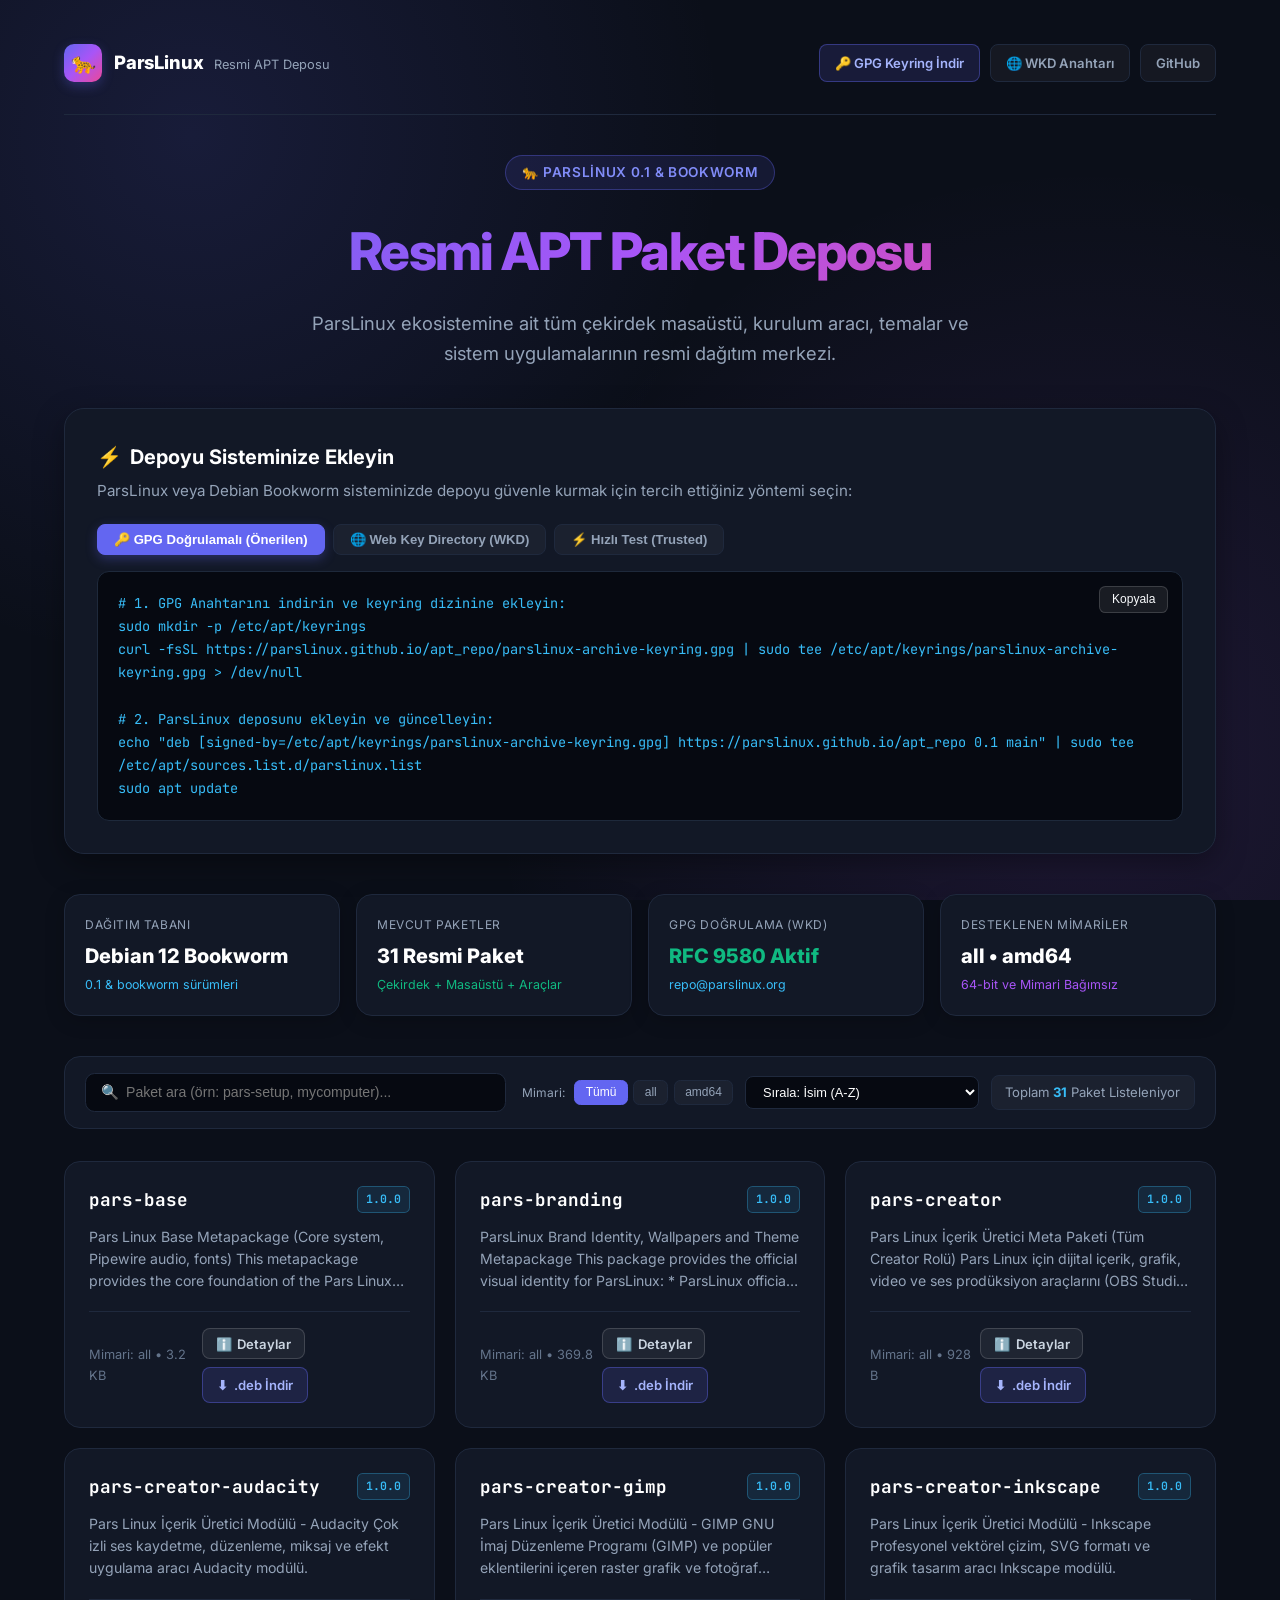
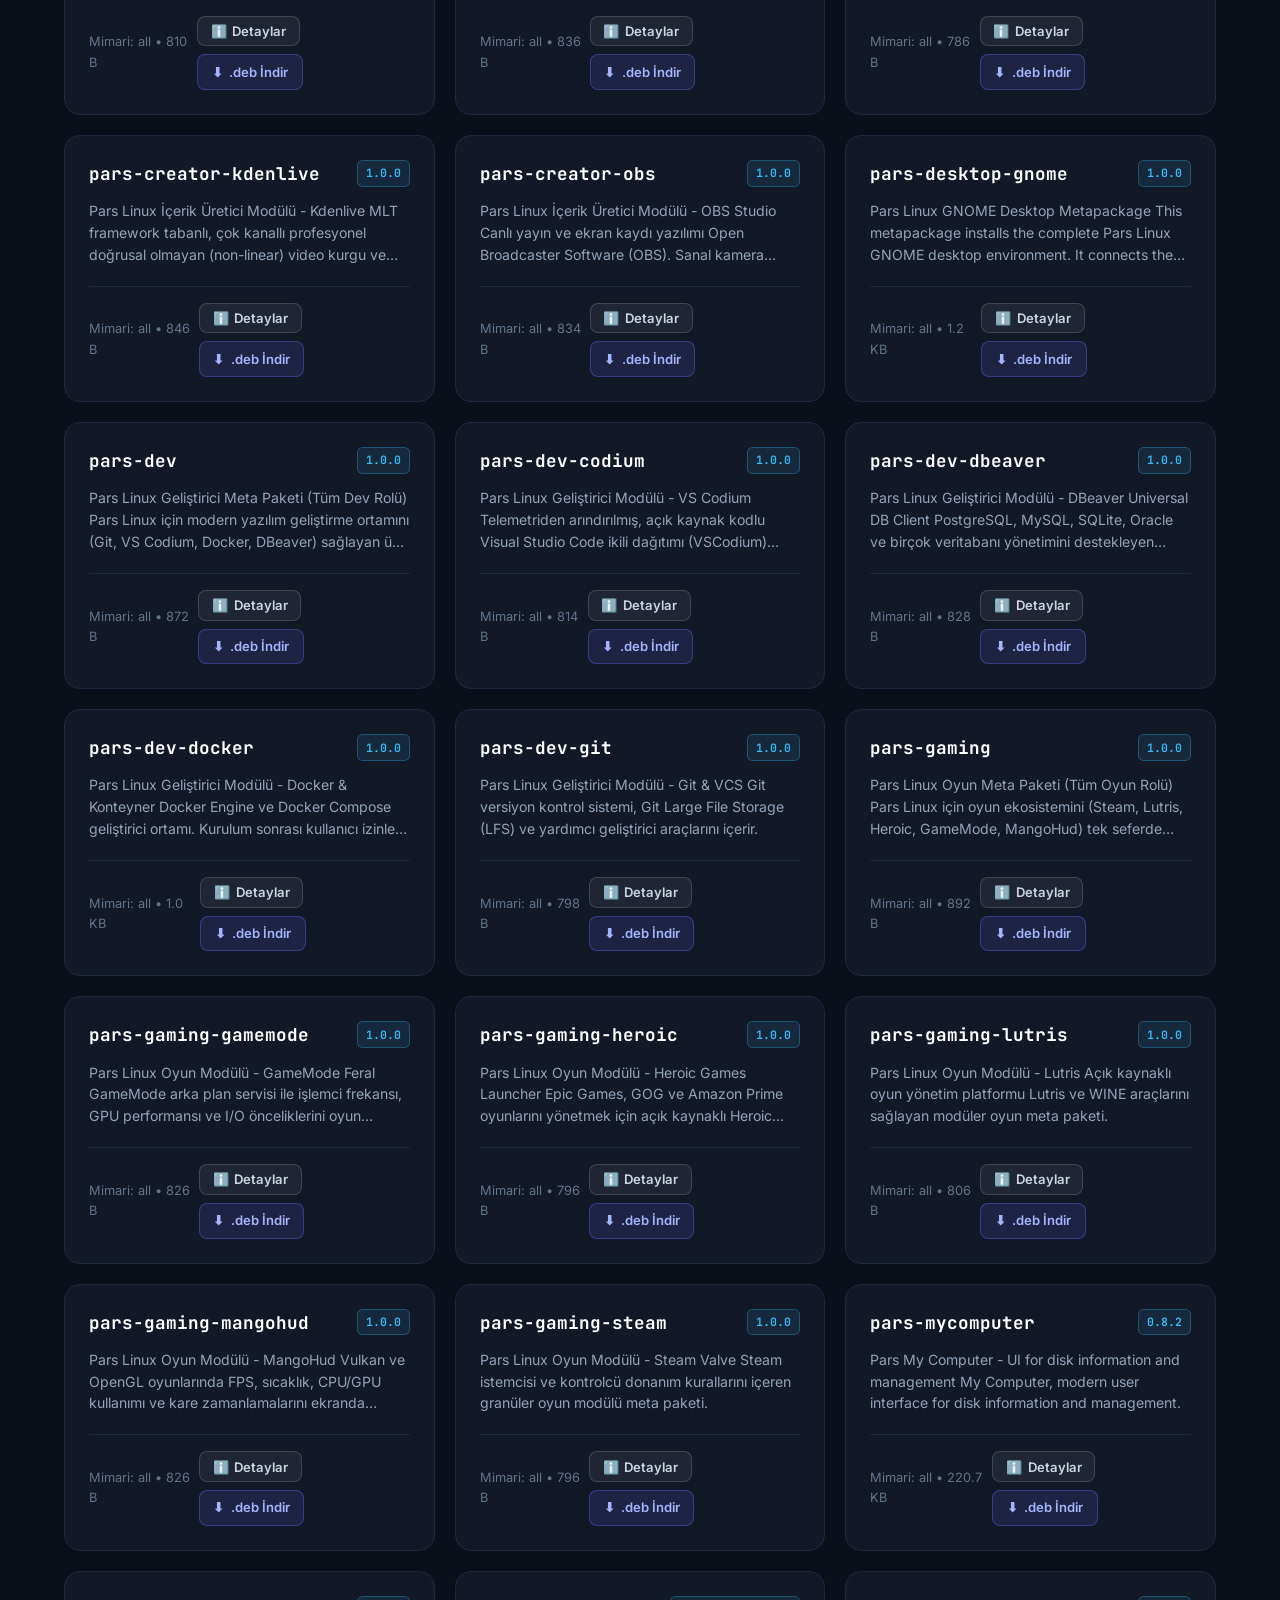
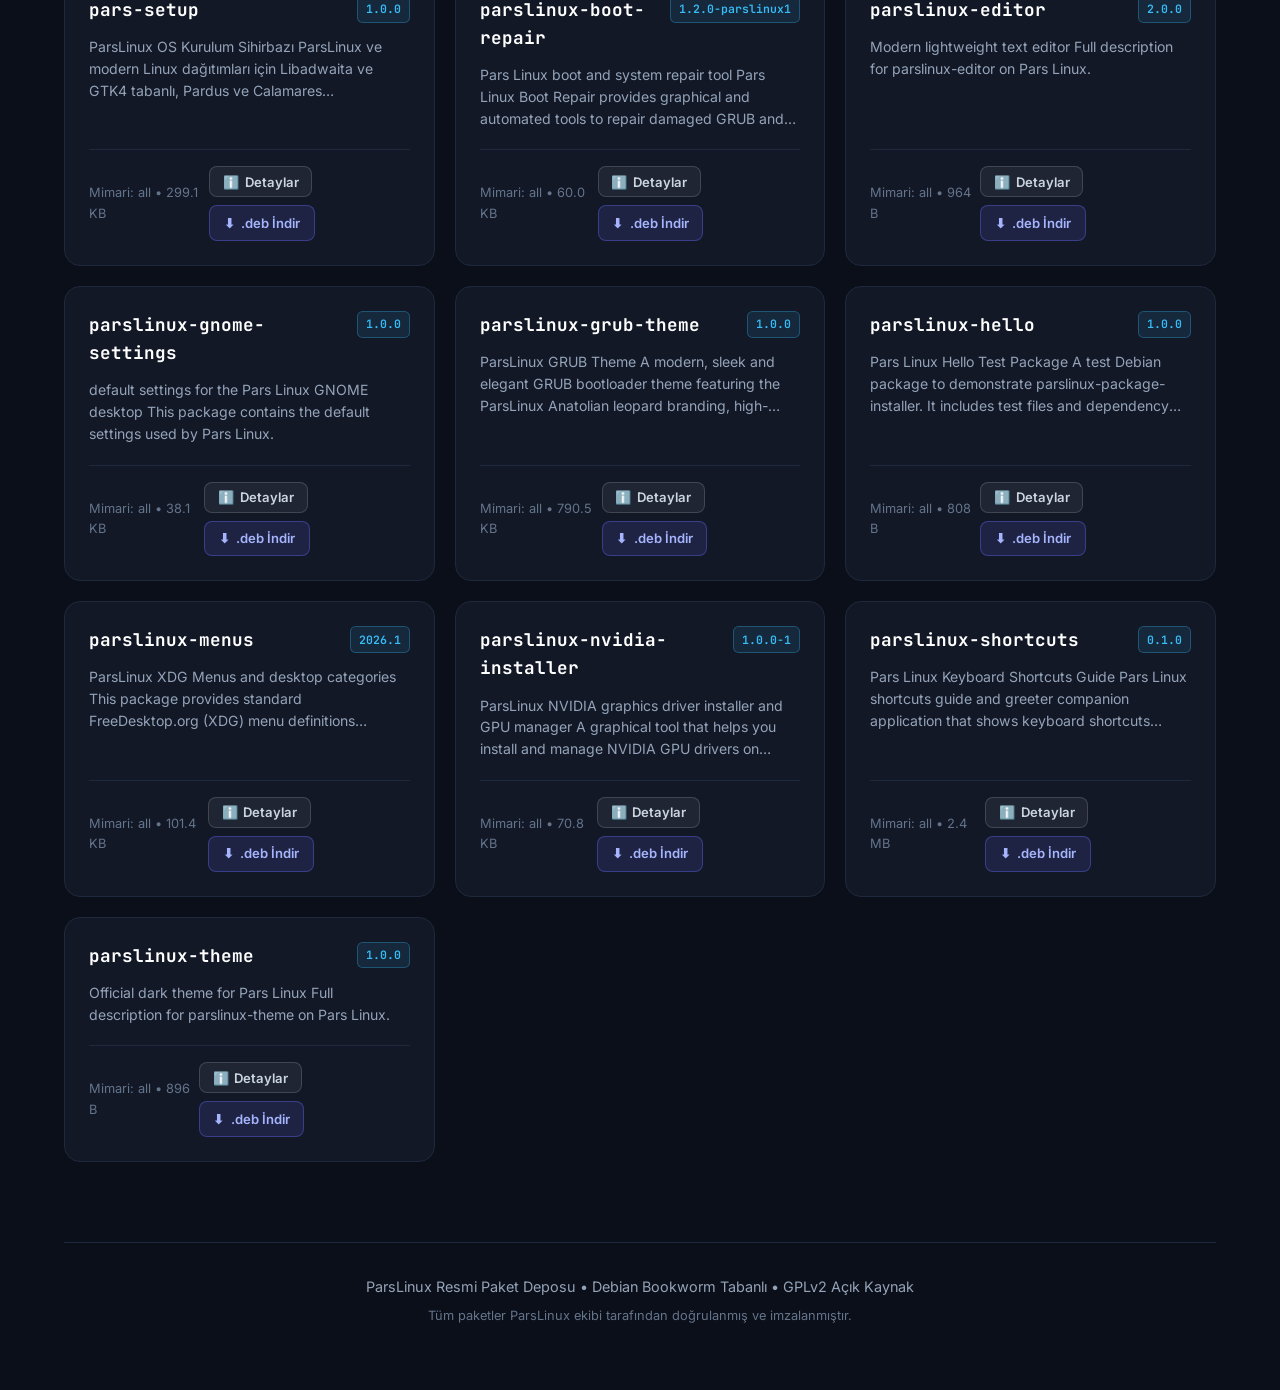
<file: index.html>
<!DOCTYPE html>
<html lang="tr">
<head>
    <meta charset="UTF-8">
    <meta name="viewport" content="width=device-width, initial-scale=1.0">
    <title>ParsLinux 0.1 & Bookworm - Resmi APT Deposu</title>
    <meta name="description" content="ParsLinux resmi APT paket deposu. Debian 12 Bookworm tabanlı sistemler için çekirdek paketler, temalar ve araçlar.">
    <link rel="preconnect" href="https://fonts.googleapis.com">
    <link rel="preconnect" href="https://fonts.gstatic.com" crossorigin>
    <link href="https://fonts.googleapis.com/css2?family=Inter:wght@300;400;500;600;700;800&family=JetBrains+Mono:wght@400;500;700&display=swap" rel="stylesheet">
    <style>
        :root {
            --bg: #0b0f19;
            --surface: #121826;
            --surface-hover: #1a2235;
            --surface-border: #1f293d;
            --primary: #6366f1;
            --primary-gradient: linear-gradient(135deg, #6366f1 0%, #a855f7 50%, #ec4899 100%);
            --accent: #38bdf8;
            --text-main: #f8fafc;
            --text-muted: #94a3b8;
            --success: #10b981;
            --card-glow: rgba(99, 102, 241, 0.12);
        }

        * {
            box-sizing: border-box;
            margin: 0;
            padding: 0;
        }

        body {
            font-family: 'Inter', -apple-system, BlinkMacSystemFont, sans-serif;
            background-color: var(--bg);
            color: var(--text-main);
            min-height: 100vh;
            line-height: 1.6;
            overflow-x: hidden;
            background-image: 
                radial-gradient(circle at 15% 15%, rgba(99, 102, 241, 0.15) 0%, transparent 40%),
                radial-gradient(circle at 85% 85%, rgba(168, 85, 247, 0.12) 0%, transparent 45%);
            background-attachment: fixed;
        }

        .container {
            max-width: 1200px;
            margin: 0 auto;
            padding: 2rem 1.5rem 4rem 1.5rem;
        }

        /* Üst Gezinti */
        .top-nav {
            display: flex;
            justify-content: space-between;
            align-items: center;
            padding: 0.75rem 0 2rem 0;
            border-bottom: 1px solid var(--surface-border);
            margin-bottom: 2.5rem;
            flex-wrap: wrap;
            gap: 1rem;
        }

        .nav-brand {
            display: flex;
            align-items: center;
            gap: 0.75rem;
            text-decoration: none;
        }

        .nav-logo {
            width: 38px;
            height: 38px;
            border-radius: 10px;
            background: var(--primary-gradient);
            display: flex;
            align-items: center;
            justify-content: center;
            font-size: 1.25rem;
            box-shadow: 0 4px 12px rgba(99, 102, 241, 0.3);
        }

        .nav-title {
            font-weight: 800;
            color: #fff;
            font-size: 1.15rem;
            letter-spacing: -0.01em;
        }

        .nav-sub {
            color: var(--text-muted);
            font-size: 0.8rem;
            margin-left: 0.4rem;
        }

        .nav-actions {
            display: flex;
            gap: 0.6rem;
            align-items: center;
            flex-wrap: wrap;
        }

        .nav-btn {
            display: inline-flex;
            align-items: center;
            gap: 0.4rem;
            padding: 0.45rem 0.95rem;
            border-radius: 0.5rem;
            font-size: 0.82rem;
            font-weight: 600;
            text-decoration: none;
            transition: all 0.2s ease;
        }

        .nav-btn-primary {
            background: rgba(99, 102, 241, 0.15);
            border: 1px solid rgba(99, 102, 241, 0.4);
            color: #a5b4fc;
        }

        .nav-btn-primary:hover {
            background: var(--primary);
            color: #fff;
        }

        .nav-btn-secondary {
            background: rgba(255, 255, 255, 0.04);
            border: 1px solid var(--surface-border);
            color: var(--text-muted);
        }

        .nav-btn-secondary:hover {
            background: var(--surface-hover);
            color: #fff;
        }

        header {
            text-align: center;
            margin-bottom: 2.5rem;
            position: relative;
        }

        .badge {
            display: inline-flex;
            align-items: center;
            gap: 0.5rem;
            background: rgba(99, 102, 241, 0.12);
            border: 1px solid rgba(99, 102, 241, 0.35);
            color: #818cf8;
            padding: 0.35rem 1rem;
            border-radius: 9999px;
            font-size: 0.85rem;
            font-weight: 600;
            margin-bottom: 1.25rem;
            letter-spacing: 0.05em;
            text-transform: uppercase;
        }

        h1 {
            font-size: clamp(2rem, 5vw, 3.25rem);
            font-weight: 800;
            letter-spacing: -0.03em;
            background: var(--primary-gradient);
            -webkit-background-clip: text;
            -webkit-text-fill-color: transparent;
            margin-bottom: 1rem;
        }

        .subtitle {
            font-size: 1.15rem;
            color: var(--text-muted);
            max-width: 680px;
            margin: 0 auto;
        }

        /* Kurulum Bölümü & Sekmeler */
        .setup-section {
            background: var(--surface);
            border: 1px solid var(--surface-border);
            border-radius: 1.25rem;
            padding: 2rem;
            margin-bottom: 2.5rem;
            box-shadow: 0 10px 30px rgba(0, 0, 0, 0.35);
            position: relative;
        }

        .setup-title {
            font-size: 1.25rem;
            font-weight: 700;
            margin-bottom: 0.4rem;
            display: flex;
            align-items: center;
            gap: 0.5rem;
            color: #fff;
        }

        .setup-tabs {
            display: flex;
            gap: 0.5rem;
            margin: 1.25rem 0 1rem 0;
            flex-wrap: wrap;
        }

        .setup-tab-btn {
            background: rgba(255, 255, 255, 0.04);
            border: 1px solid var(--surface-border);
            color: var(--text-muted);
            padding: 0.45rem 1rem;
            border-radius: 0.5rem;
            font-size: 0.82rem;
            font-weight: 600;
            cursor: pointer;
            transition: all 0.2s ease;
        }

        .setup-tab-btn.active {
            background: var(--primary);
            border-color: var(--primary);
            color: #fff;
            box-shadow: 0 4px 12px rgba(99, 102, 241, 0.3);
        }

        .code-block {
            background: #060911;
            border: 1px solid #1e293b;
            border-radius: 0.75rem;
            padding: 1.25rem;
            position: relative;
            margin-top: 0.75rem;
        }

        .code-block code {
            font-family: 'JetBrains Mono', monospace;
            font-size: 0.85rem;
            color: #38bdf8;
            display: block;
            line-height: 1.7;
            overflow-x: auto;
            word-break: break-word;
            white-space: pre-wrap;
        }

        .copy-btn {
            position: absolute;
            top: 0.85rem;
            right: 0.85rem;
            background: rgba(255, 255, 255, 0.08);
            border: 1px solid rgba(255, 255, 255, 0.15);
            color: var(--text-main);
            padding: 0.35rem 0.75rem;
            border-radius: 0.4rem;
            font-size: 0.75rem;
            cursor: pointer;
            transition: all 0.2s ease;
        }

        .copy-btn:hover {
            background: rgba(255, 255, 255, 0.18);
        }

        /* KPI Kartları */
        .kpi-grid {
            display: grid;
            grid-template-columns: repeat(auto-fit, minmax(220px, 1fr));
            gap: 1rem;
            margin-bottom: 2.5rem;
        }

        .kpi-card {
            background: var(--surface);
            border: 1px solid var(--surface-border);
            border-radius: 1rem;
            padding: 1.25rem;
            box-shadow: 0 4px 20px rgba(0, 0, 0, 0.2);
            transition: all 0.25s ease;
        }

        .kpi-card:hover {
            border-color: rgba(99, 102, 241, 0.4);
            transform: translateY(-2px);
        }

        .kpi-label {
            font-size: 0.75rem;
            color: var(--text-muted);
            text-transform: uppercase;
            letter-spacing: 0.05em;
            margin-bottom: 0.35rem;
        }

        .kpi-val {
            font-size: 1.25rem;
            font-weight: 800;
            color: #fff;
            margin-bottom: 0.2rem;
        }

        .kpi-sub {
            font-size: 0.78rem;
            color: var(--accent);
        }

        /* Araç Çubuğu (Toolbar) */
        .toolbar {
            background: var(--surface);
            border: 1px solid var(--surface-border);
            border-radius: 1rem;
            padding: 1rem 1.25rem;
            display: flex;
            justify-content: space-between;
            align-items: center;
            gap: 1rem;
            margin-bottom: 2rem;
            flex-wrap: wrap;
        }

        .search-box {
            position: relative;
            flex: 1;
            min-width: 260px;
        }

        .search-icon {
            position: absolute;
            left: 1rem;
            top: 50%;
            transform: translateY(-50%);
            color: var(--text-muted);
            font-size: 0.9rem;
        }

        .search-input {
            width: 100%;
            background: #060911;
            border: 1px solid var(--surface-border);
            border-radius: 0.6rem;
            padding: 0.65rem 1rem 0.65rem 2.5rem;
            color: #fff;
            font-size: 0.88rem;
            outline: none;
            transition: all 0.2s ease;
        }

        .search-input:focus {
            border-color: var(--primary);
            box-shadow: 0 0 0 2px rgba(99, 102, 241, 0.2);
        }

        .filters-group {
            display: flex;
            align-items: center;
            gap: 0.75rem;
            flex-wrap: wrap;
        }

        .arch-pills {
            display: flex;
            gap: 0.35rem;
            align-items: center;
        }

        .arch-label {
            font-size: 0.75rem;
            color: var(--text-muted);
            margin-right: 0.25rem;
        }

        .arch-pill {
            background: rgba(255, 255, 255, 0.04);
            border: 1px solid var(--surface-border);
            color: var(--text-muted);
            padding: 0.3rem 0.65rem;
            border-radius: 0.4rem;
            font-size: 0.75rem;
            cursor: pointer;
            transition: all 0.2s ease;
        }

        .arch-pill.active {
            background: var(--primary);
            border-color: var(--primary);
            color: #fff;
        }

        .sort-select {
            background: #060911;
            border: 1px solid var(--surface-border);
            border-radius: 0.5rem;
            padding: 0.45rem 0.8rem;
            color: #fff;
            font-size: 0.8rem;
            outline: none;
        }

        .stats-badge {
            font-size: 0.82rem;
            color: var(--text-muted);
            background: rgba(255, 255, 255, 0.04);
            border: 1px solid var(--surface-border);
            padding: 0.4rem 0.85rem;
            border-radius: 0.5rem;
            white-space: nowrap;
        }

        .stats-badge b {
            color: var(--accent);
        }

        /* Paket Kartları */
        .pkg-grid {
            display: grid;
            grid-template-columns: repeat(auto-fill, minmax(350px, 1fr));
            gap: 1.25rem;
        }

        .pkg-card {
            background: var(--surface);
            border: 1px solid var(--surface-border);
            border-radius: 1rem;
            padding: 1.5rem;
            display: flex;
            flex-direction: column;
            justify-content: space-between;
            transition: all 0.25s cubic-bezier(0.4, 0, 0.2, 1);
            position: relative;
        }

        .pkg-card:hover {
            border-color: rgba(99, 102, 241, 0.45);
            transform: translateY(-2px);
            box-shadow: 0 10px 25px rgba(99, 102, 241, 0.1);
        }

        .pkg-header {
            display: flex;
            justify-content: space-between;
            align-items: flex-start;
            margin-bottom: 0.75rem;
            gap: 0.5rem;
        }

        .pkg-name {
            font-size: 1.1rem;
            font-weight: 700;
            color: #ffffff;
            font-family: 'JetBrains Mono', monospace;
            word-break: break-word;
        }

        .pkg-version {
            background: rgba(56, 189, 248, 0.1);
            border: 1px solid rgba(56, 189, 248, 0.3);
            color: #38bdf8;
            font-size: 0.72rem;
            padding: 0.2rem 0.5rem;
            border-radius: 0.35rem;
            font-family: 'JetBrains Mono', monospace;
            font-weight: 600;
            white-space: nowrap;
        }

        .pkg-desc {
            color: var(--text-muted);
            font-size: 0.88rem;
            line-height: 1.55;
            margin-bottom: 1.25rem;
            display: -webkit-box;
            -webkit-line-clamp: 3;
            -webkit-box-orient: vertical;
            overflow: hidden;
        }

        .pkg-meta {
            display: flex;
            justify-content: space-between;
            align-items: center;
            border-top: 1px solid var(--surface-border);
            padding-top: 1rem;
            font-size: 0.8rem;
            color: #64748b;
        }

        .pkg-actions-btns {
            display: inline-flex;
            align-items: center;
            gap: 0.5rem;
            flex-wrap: wrap;
        }

        .details-btn {
            display: inline-flex;
            align-items: center;
            gap: 0.35rem;
            background: rgba(255, 255, 255, 0.06);
            border: 1px solid rgba(255, 255, 255, 0.15);
            color: #cbd5e1;
            padding: 0.4rem 0.8rem;
            border-radius: 0.5rem;
            cursor: pointer;
            font-weight: 600;
            font-size: 0.82rem;
            transition: all 0.2s ease;
            font-family: inherit;
        }

        .details-btn:hover {
            background: rgba(255, 255, 255, 0.16);
            color: #ffffff;
            border-color: rgba(255, 255, 255, 0.3);
            transform: translateY(-1px);
        }

        .dl-btn {
            display: inline-flex;
            align-items: center;
            gap: 0.4rem;
            background: rgba(99, 102, 241, 0.15);
            border: 1px solid rgba(99, 102, 241, 0.4);
            color: #a5b4fc;
            padding: 0.4rem 0.85rem;
            border-radius: 0.5rem;
            text-decoration: none;
            font-weight: 600;
            font-size: 0.82rem;
            transition: all 0.2s ease;
        }

        .dl-btn:hover {
            background: var(--primary);
            color: #ffffff;
            transform: translateY(-1px);
        }

        /* Modal Stilleri */
        .modal-backdrop {
            position: fixed;
            top: 0;
            left: 0;
            width: 100vw;
            height: 100vh;
            background: rgba(3, 7, 18, 0.82);
            backdrop-filter: blur(8px);
            display: none;
            align-items: center;
            justify-content: center;
            z-index: 1000;
            padding: 1.5rem;
        }

        .modal-backdrop.active {
            display: flex;
        }

        .modal-content {
            background: #121826;
            border: 1px solid #1f293d;
            border-radius: 1.25rem;
            max-width: 620px;
            width: 100%;
            box-shadow: 0 25px 60px rgba(0, 0, 0, 0.6), 0 0 40px rgba(99, 102, 241, 0.15);
            overflow: hidden;
            animation: modalFadeIn 0.2s cubic-bezier(0.16, 1, 0.3, 1);
        }

        @keyframes modalFadeIn {
            from { opacity: 0; transform: scale(0.95) translateY(10px); }
            to { opacity: 1; transform: scale(1) translateY(0); }
        }

        .modal-header {
            display: flex;
            justify-content: space-between;
            align-items: flex-start;
            padding: 1.25rem 1.5rem;
            border-bottom: 1px solid var(--surface-border);
            gap: 1rem;
        }

        .modal-header h3 {
            font-size: 1.3rem;
            font-weight: 700;
            color: #ffffff;
            font-family: 'JetBrains Mono', monospace;
        }

        .modal-badge-ver {
            background: rgba(56, 189, 248, 0.15);
            border: 1px solid rgba(56, 189, 248, 0.35);
            color: #38bdf8;
            font-size: 0.75rem;
            font-weight: 600;
            padding: 0.15rem 0.5rem;
            border-radius: 0.35rem;
            font-family: 'JetBrains Mono', monospace;
        }

        .modal-badge-arch {
            background: rgba(16, 185, 129, 0.15);
            border: 1px solid rgba(16, 185, 129, 0.35);
            color: #10b981;
            font-size: 0.75rem;
            font-weight: 600;
            padding: 0.15rem 0.5rem;
            border-radius: 0.35rem;
            font-family: 'JetBrains Mono', monospace;
        }

        .modal-close {
            background: rgba(255, 255, 255, 0.05);
            border: 1px solid rgba(255, 255, 255, 0.1);
            color: #94a3b8;
            font-size: 1.35rem;
            width: 32px;
            height: 32px;
            border-radius: 8px;
            cursor: pointer;
            display: flex;
            align-items: center;
            justify-content: center;
            transition: all 0.2s ease;
        }

        .modal-close:hover {
            background: rgba(239, 68, 68, 0.2);
            color: #ef4444;
            border-color: rgba(239, 68, 68, 0.4);
        }

        .modal-body {
            padding: 1.5rem;
        }

        .modal-desc {
            color: var(--text-muted);
            font-size: 0.92rem;
            line-height: 1.6;
            margin-bottom: 1.25rem;
            max-height: 180px;
            overflow-y: auto;
        }

        .modal-cmd-box {
            background: #060911;
            border: 1px solid var(--surface-border);
            border-radius: 0.75rem;
            padding: 1rem 1.25rem;
            margin-bottom: 1.25rem;
        }

        .modal-cmd-header {
            display: flex;
            justify-content: space-between;
            align-items: center;
            margin-bottom: 0.5rem;
            font-size: 0.8rem;
            color: #94a3b8;
            font-weight: 600;
        }

        .modal-copy-btn {
            background: var(--primary);
            border: none;
            color: #ffffff;
            padding: 0.25rem 0.65rem;
            border-radius: 0.4rem;
            font-size: 0.75rem;
            cursor: pointer;
            font-weight: 600;
            transition: opacity 0.2s;
        }

        .modal-copy-btn:hover {
            opacity: 0.9;
        }

        .modal-cmd-code {
            font-family: 'JetBrains Mono', monospace;
            font-size: 0.88rem;
            color: #38bdf8;
            display: block;
            word-break: break-all;
        }

        .modal-footer {
            display: flex;
            justify-content: space-between;
            align-items: center;
            flex-wrap: wrap;
            gap: 0.75rem;
            padding-top: 0.75rem;
            border-top: 1px solid rgba(255, 255, 255, 0.05);
        }

        .modal-meta {
            font-size: 0.82rem;
            color: #64748b;
        }

        footer {
            text-align: center;
            margin-top: 5rem;
            padding-top: 2rem;
            border-top: 1px solid var(--surface-border);
            color: var(--text-muted);
            font-size: 0.9rem;
        }

        footer a {
            color: var(--primary);
            text-decoration: none;
        }
    </style>
</head>
<body>
    <div class="container">
        <!-- Üst Gezinti -->
        <nav class="top-nav">
            <a href="#" class="nav-brand">
                <div class="nav-logo">🐆</div>
                <div>
                    <span class="nav-title">ParsLinux</span>
                    <span class="nav-sub">Resmi APT Deposu</span>
                </div>
            </a>
            <div class="nav-actions">
                <a href="parslinux-archive-keyring.gpg" download class="nav-btn nav-btn-primary">
                    🔑 GPG Keyring İndir
                </a>
                <a href=".well-known/openpgpkey/hu/gkux3qirko9oqgy8uy54k78iopxuno96" target="_blank" class="nav-btn nav-btn-secondary" title="RFC 9580 Web Key Directory">
                    🌐 WKD Anahtarı
                </a>
                <a href="https://github.com/parslinux/apt_repo" target="_blank" class="nav-btn nav-btn-secondary">
                    GitHub
                </a>
            </div>
        </nav>

        <header>
            <div class="badge">🐆 ParsLinux 0.1 & Bookworm</div>
            <h1>Resmi APT Paket Deposu</h1>
            <p class="subtitle">ParsLinux ekosistemine ait tüm çekirdek masaüstü, kurulum aracı, temalar ve sistem uygulamalarının resmi dağıtım merkezi.</p>
        </header>

        <!-- Kurulum Rehberi -->
        <section class="setup-section">
            <div class="setup-title">
                <span>⚡</span> Depoyu Sisteminize Ekleyin
            </div>
            <p style="color: var(--text-muted); font-size: 0.95rem;">ParsLinux veya Debian Bookworm sisteminizde depoyu güvenle kurmak için tercih ettiğiniz yöntemi seçin:</p>

            <div class="setup-tabs">
                <button class="setup-tab-btn active" onclick="switchSetupTab('gpg')">🔑 GPG Doğrulamalı (Önerilen)</button>
                <button class="setup-tab-btn" onclick="switchSetupTab('wkd')">🌐 Web Key Directory (WKD)</button>
                <button class="setup-tab-btn" onclick="switchSetupTab('trusted')">⚡ Hızlı Test (Trusted)</button>
            </div>

            <div class="code-block">
                <button class="copy-btn" onclick="copyCommand()">Kopyala</button>
                <code id="setup-cmd"># 1. GPG Anahtarını indirin ve keyring dizinine ekleyin:
sudo mkdir -p /etc/apt/keyrings
curl -fsSL https://parslinux.github.io/apt_repo/parslinux-archive-keyring.gpg | sudo tee /etc/apt/keyrings/parslinux-archive-keyring.gpg > /dev/null

# 2. ParsLinux deposunu ekleyin ve güncelleyin:
echo "deb [signed-by=/etc/apt/keyrings/parslinux-archive-keyring.gpg] https://parslinux.github.io/apt_repo 0.1 main" | sudo tee /etc/apt/sources.list.d/parslinux.list
sudo apt update</code>
            </div>
        </section>

        <!-- KPI Kartları -->
        <div class="kpi-grid">
            <div class="kpi-card">
                <div class="kpi-label">Dağıtım Tabanı</div>
                <div class="kpi-val">Debian 12 Bookworm</div>
                <div class="kpi-sub">0.1 & bookworm sürümleri</div>
            </div>
            <div class="kpi-card">
                <div class="kpi-label">Mevcut Paketler</div>
                <div class="kpi-val">31 Resmi Paket</div>
                <div class="kpi-sub" style="color: #10b981;">Çekirdek + Masaüstü + Araçlar</div>
            </div>
            <div class="kpi-card">
                <div class="kpi-label">GPG Doğrulama (WKD)</div>
                <div class="kpi-val" style="color: #10b981;">RFC 9580 Aktif</div>
                <div class="kpi-sub">repo@parslinux.org</div>
            </div>
            <div class="kpi-card">
                <div class="kpi-label">Desteklenen Mimariler</div>
                <div class="kpi-val">all • amd64</div>
                <div class="kpi-sub" style="color: #a855f7;">64-bit ve Mimari Bağımsız</div>
            </div>
        </div>

        <!-- Araç Çubuğu -->
        <div class="toolbar">
            <div class="search-box">
                <span class="search-icon">🔍</span>
                <input type="text" class="search-input" id="search" placeholder="Paket ara (örn: pars-setup, mycomputer)..." onkeyup="filterPackages()">
            </div>
            <div class="filters-group">
                <div class="arch-pills">
                    <span class="arch-label">Mimari:</span>
                    <button class="arch-pill active" onclick="setArchFilter('all')">Tümü</button>
                    <button class="arch-pill" onclick="setArchFilter('arch_all')">all</button>
                    <button class="arch-pill" onclick="setArchFilter('amd64')">amd64</button>
                </div>
                <select class="sort-select" id="sortSelect" onchange="sortPackages()">
                    <option value="name-asc">Sırala: İsim (A-Z)</option>
                    <option value="name-desc">Sırala: İsim (Z-A)</option>
                    <option value="size-desc">Sırala: Boyut (Büyükten Küçüğe)</option>
                    <option value="size-asc">Sırala: Boyut (Küçükten Büyüğe)</option>
                </select>
                <div class="stats-badge">
                    Toplam <b id="pkg-count">31</b> Paket Listeleniyor
                </div>
            </div>
        </div>

        <!-- Paket Izgarası -->
        <div class="pkg-grid" id="pkg-grid">
            <div class="pkg-card" data-name="pars-base" data-version="1.0.0" data-arch="all" data-size="3228" data-sizestr="3.2 KB" data-dllink="pool/main/p/pars-base/pars-base_1.0.0_all.deb" data-desc="pars linux base metapackage (core system, pipewire audio, fonts) this metapackage provides the core foundation of the pars linux operating system. it depends on essential system libraries, the modern pipewire multimedia sound architecture, turkish-compatible modern fonts, hardware abstraction layers, and the pars visual branding package. . all desktop environments (pars-desktop-gnome, pars-desktop-xfce) depend directly on this base package." data-rawdesc="Pars Linux Base Metapackage (Core system, Pipewire audio, fonts) This metapackage provides the core foundation of the Pars Linux operating system. It depends on essential system libraries, the modern Pipewire multimedia sound architecture, Turkish-compatible modern fonts, hardware abstraction layers, and the Pars visual branding package. . All desktop environments (pars-desktop-gnome, pars-desktop-xfce) depend directly on this base package.">
                <div>
                    <div class="pkg-header">
                        <div class="pkg-name">pars-base</div>
                        <div class="pkg-version">1.0.0</div>
                    </div>
                    <div class="pkg-desc">Pars Linux Base Metapackage (Core system, Pipewire audio, fonts) This metapackage provides the core foundation of the Pars Linux operating system. It depends on essential system libraries, the modern Pipewire multimedia sound architecture, Turkish-compatible modern fonts, hardware abstraction layers, and the Pars visual branding package. . All desktop environments (pars-desktop-gnome, pars-desktop-xfce) depend directly on this base package.</div>
                </div>
                <div class="pkg-meta">
                    <span>Mimari: all • 3.2 KB</span>
                    <div class="pkg-actions-btns">
                        <button class="details-btn" onclick="openPkgModal(this.closest('.pkg-card'))" title="Paket Detayları">
                            <span>ℹ️</span> Detaylar
                        </button>
                        <a href="pool/main/p/pars-base/pars-base_1.0.0_all.deb" class="dl-btn" download title=".deb Paketini İndir">
                            <span>⬇</span> .deb İndir
                        </a>
                    </div>
                </div>
            </div>
            <div class="pkg-card" data-name="pars-branding" data-version="1.0.0" data-arch="all" data-size="378650" data-sizestr="369.8 KB" data-dllink="pool/main/p/pars-branding/pars-branding_1.0.0_all.deb" data-desc="parslinux brand identity, wallpapers and theme metapackage this package provides the official visual identity for parslinux: * parslinux official wallpapers and gnome background settings * vector svg brand logos and application icons * fastfetch ascii artwork and terminal system configuration * distribution release identity (os-release and issue) * system branding dependencies (gtk themes, icons, grub theme)" data-rawdesc="ParsLinux Brand Identity, Wallpapers and Theme Metapackage This package provides the official visual identity for ParsLinux: * ParsLinux official wallpapers and GNOME background settings * Vector SVG brand logos and application icons * Fastfetch ASCII artwork and terminal system configuration * Distribution release identity (os-release and issue) * System branding dependencies (GTK themes, icons, grub theme)">
                <div>
                    <div class="pkg-header">
                        <div class="pkg-name">pars-branding</div>
                        <div class="pkg-version">1.0.0</div>
                    </div>
                    <div class="pkg-desc">ParsLinux Brand Identity, Wallpapers and Theme Metapackage This package provides the official visual identity for ParsLinux: * ParsLinux official wallpapers and GNOME background settings * Vector SVG brand logos and application icons * Fastfetch ASCII artwork and terminal system configuration * Distribution release identity (os-release and issue) * System branding dependencies (GTK themes, icons, grub theme)</div>
                </div>
                <div class="pkg-meta">
                    <span>Mimari: all • 369.8 KB</span>
                    <div class="pkg-actions-btns">
                        <button class="details-btn" onclick="openPkgModal(this.closest('.pkg-card'))" title="Paket Detayları">
                            <span>ℹ️</span> Detaylar
                        </button>
                        <a href="pool/main/p/pars-branding/pars-branding_1.0.0_all.deb" class="dl-btn" download title=".deb Paketini İndir">
                            <span>⬇</span> .deb İndir
                        </a>
                    </div>
                </div>
            </div>
            <div class="pkg-card" data-name="pars-creator" data-version="1.0.0" data-arch="all" data-size="928" data-sizestr="928 B" data-dllink="pool/main/p/pars-creator/pars-creator_1.0.0_all.deb" data-desc="pars linux i̇çerik üretici meta paketi (tüm creator rolü) pars linux için dijital içerik, grafik, video ve ses prodüksiyon araçlarını (obs studio, gimp, inkscape, kdenlive, audacity) bir araya getiren üst meta pakettir. . modüler alt bileşenler: - pars-creator-obs - pars-creator-gimp - pars-creator-inkscape - pars-creator-kdenlive - pars-creator-audacity" data-rawdesc="Pars Linux İçerik Üretici Meta Paketi (Tüm Creator Rolü) Pars Linux için dijital içerik, grafik, video ve ses prodüksiyon araçlarını (OBS Studio, GIMP, Inkscape, Kdenlive, Audacity) bir araya getiren üst meta pakettir. . Modüler alt bileşenler: - pars-creator-obs - pars-creator-gimp - pars-creator-inkscape - pars-creator-kdenlive - pars-creator-audacity">
                <div>
                    <div class="pkg-header">
                        <div class="pkg-name">pars-creator</div>
                        <div class="pkg-version">1.0.0</div>
                    </div>
                    <div class="pkg-desc">Pars Linux İçerik Üretici Meta Paketi (Tüm Creator Rolü) Pars Linux için dijital içerik, grafik, video ve ses prodüksiyon araçlarını (OBS Studio, GIMP, Inkscape, Kdenlive, Audacity) bir araya getiren üst meta pakettir. . Modüler alt bileşenler: - pars-creator-obs - pars-creator-gimp - pars-creator-inkscape - pars-creator-kdenlive - pars-creator-audacity</div>
                </div>
                <div class="pkg-meta">
                    <span>Mimari: all • 928 B</span>
                    <div class="pkg-actions-btns">
                        <button class="details-btn" onclick="openPkgModal(this.closest('.pkg-card'))" title="Paket Detayları">
                            <span>ℹ️</span> Detaylar
                        </button>
                        <a href="pool/main/p/pars-creator/pars-creator_1.0.0_all.deb" class="dl-btn" download title=".deb Paketini İndir">
                            <span>⬇</span> .deb İndir
                        </a>
                    </div>
                </div>
            </div>
            <div class="pkg-card" data-name="pars-creator-audacity" data-version="1.0.0" data-arch="all" data-size="810" data-sizestr="810 B" data-dllink="pool/main/p/pars-creator-audacity/pars-creator-audacity_1.0.0_all.deb" data-desc="pars linux i̇çerik üretici modülü - audacity çok izli ses kaydetme, düzenleme, miksaj ve efekt uygulama aracı audacity modülü." data-rawdesc="Pars Linux İçerik Üretici Modülü - Audacity Çok izli ses kaydetme, düzenleme, miksaj ve efekt uygulama aracı Audacity modülü.">
                <div>
                    <div class="pkg-header">
                        <div class="pkg-name">pars-creator-audacity</div>
                        <div class="pkg-version">1.0.0</div>
                    </div>
                    <div class="pkg-desc">Pars Linux İçerik Üretici Modülü - Audacity Çok izli ses kaydetme, düzenleme, miksaj ve efekt uygulama aracı Audacity modülü.</div>
                </div>
                <div class="pkg-meta">
                    <span>Mimari: all • 810 B</span>
                    <div class="pkg-actions-btns">
                        <button class="details-btn" onclick="openPkgModal(this.closest('.pkg-card'))" title="Paket Detayları">
                            <span>ℹ️</span> Detaylar
                        </button>
                        <a href="pool/main/p/pars-creator-audacity/pars-creator-audacity_1.0.0_all.deb" class="dl-btn" download title=".deb Paketini İndir">
                            <span>⬇</span> .deb İndir
                        </a>
                    </div>
                </div>
            </div>
            <div class="pkg-card" data-name="pars-creator-gimp" data-version="1.0.0" data-arch="all" data-size="836" data-sizestr="836 B" data-dllink="pool/main/p/pars-creator-gimp/pars-creator-gimp_1.0.0_all.deb" data-desc="pars linux i̇çerik üretici modülü - gimp gnu i̇maj düzenleme programı (gimp) ve popüler eklentilerini içeren raster grafik ve fotoğraf işleme modülü." data-rawdesc="Pars Linux İçerik Üretici Modülü - GIMP GNU İmaj Düzenleme Programı (GIMP) ve popüler eklentilerini içeren raster grafik ve fotoğraf işleme modülü.">
                <div>
                    <div class="pkg-header">
                        <div class="pkg-name">pars-creator-gimp</div>
                        <div class="pkg-version">1.0.0</div>
                    </div>
                    <div class="pkg-desc">Pars Linux İçerik Üretici Modülü - GIMP GNU İmaj Düzenleme Programı (GIMP) ve popüler eklentilerini içeren raster grafik ve fotoğraf işleme modülü.</div>
                </div>
                <div class="pkg-meta">
                    <span>Mimari: all • 836 B</span>
                    <div class="pkg-actions-btns">
                        <button class="details-btn" onclick="openPkgModal(this.closest('.pkg-card'))" title="Paket Detayları">
                            <span>ℹ️</span> Detaylar
                        </button>
                        <a href="pool/main/p/pars-creator-gimp/pars-creator-gimp_1.0.0_all.deb" class="dl-btn" download title=".deb Paketini İndir">
                            <span>⬇</span> .deb İndir
                        </a>
                    </div>
                </div>
            </div>
            <div class="pkg-card" data-name="pars-creator-inkscape" data-version="1.0.0" data-arch="all" data-size="786" data-sizestr="786 B" data-dllink="pool/main/p/pars-creator-inkscape/pars-creator-inkscape_1.0.0_all.deb" data-desc="pars linux i̇çerik üretici modülü - inkscape profesyonel vektörel çizim, svg formatı ve grafik tasarım aracı inkscape modülü." data-rawdesc="Pars Linux İçerik Üretici Modülü - Inkscape Profesyonel vektörel çizim, SVG formatı ve grafik tasarım aracı Inkscape modülü.">
                <div>
                    <div class="pkg-header">
                        <div class="pkg-name">pars-creator-inkscape</div>
                        <div class="pkg-version">1.0.0</div>
                    </div>
                    <div class="pkg-desc">Pars Linux İçerik Üretici Modülü - Inkscape Profesyonel vektörel çizim, SVG formatı ve grafik tasarım aracı Inkscape modülü.</div>
                </div>
                <div class="pkg-meta">
                    <span>Mimari: all • 786 B</span>
                    <div class="pkg-actions-btns">
                        <button class="details-btn" onclick="openPkgModal(this.closest('.pkg-card'))" title="Paket Detayları">
                            <span>ℹ️</span> Detaylar
                        </button>
                        <a href="pool/main/p/pars-creator-inkscape/pars-creator-inkscape_1.0.0_all.deb" class="dl-btn" download title=".deb Paketini İndir">
                            <span>⬇</span> .deb İndir
                        </a>
                    </div>
                </div>
            </div>
            <div class="pkg-card" data-name="pars-creator-kdenlive" data-version="1.0.0" data-arch="all" data-size="846" data-sizestr="846 B" data-dllink="pool/main/p/pars-creator-kdenlive/pars-creator-kdenlive_1.0.0_all.deb" data-desc="pars linux i̇çerik üretici modülü - kdenlive mlt framework tabanlı, çok kanallı profesyonel doğrusal olmayan (non-linear) video kurgu ve montaj yazılımı." data-rawdesc="Pars Linux İçerik Üretici Modülü - Kdenlive MLT framework tabanlı, çok kanallı profesyonel doğrusal olmayan (non-linear) video kurgu ve montaj yazılımı.">
                <div>
                    <div class="pkg-header">
                        <div class="pkg-name">pars-creator-kdenlive</div>
                        <div class="pkg-version">1.0.0</div>
                    </div>
                    <div class="pkg-desc">Pars Linux İçerik Üretici Modülü - Kdenlive MLT framework tabanlı, çok kanallı profesyonel doğrusal olmayan (non-linear) video kurgu ve montaj yazılımı.</div>
                </div>
                <div class="pkg-meta">
                    <span>Mimari: all • 846 B</span>
                    <div class="pkg-actions-btns">
                        <button class="details-btn" onclick="openPkgModal(this.closest('.pkg-card'))" title="Paket Detayları">
                            <span>ℹ️</span> Detaylar
                        </button>
                        <a href="pool/main/p/pars-creator-kdenlive/pars-creator-kdenlive_1.0.0_all.deb" class="dl-btn" download title=".deb Paketini İndir">
                            <span>⬇</span> .deb İndir
                        </a>
                    </div>
                </div>
            </div>
            <div class="pkg-card" data-name="pars-creator-obs" data-version="1.0.0" data-arch="all" data-size="834" data-sizestr="834 B" data-dllink="pool/main/p/pars-creator-obs/pars-creator-obs_1.0.0_all.deb" data-desc="pars linux i̇çerik üretici modülü - obs studio canlı yayın ve ekran kaydı yazılımı open broadcaster software (obs). sanal kamera desteği için v4l2loopback önerilir." data-rawdesc="Pars Linux İçerik Üretici Modülü - OBS Studio Canlı yayın ve ekran kaydı yazılımı Open Broadcaster Software (OBS). Sanal kamera desteği için v4l2loopback önerilir.">
                <div>
                    <div class="pkg-header">
                        <div class="pkg-name">pars-creator-obs</div>
                        <div class="pkg-version">1.0.0</div>
                    </div>
                    <div class="pkg-desc">Pars Linux İçerik Üretici Modülü - OBS Studio Canlı yayın ve ekran kaydı yazılımı Open Broadcaster Software (OBS). Sanal kamera desteği için v4l2loopback önerilir.</div>
                </div>
                <div class="pkg-meta">
                    <span>Mimari: all • 834 B</span>
                    <div class="pkg-actions-btns">
                        <button class="details-btn" onclick="openPkgModal(this.closest('.pkg-card'))" title="Paket Detayları">
                            <span>ℹ️</span> Detaylar
                        </button>
                        <a href="pool/main/p/pars-creator-obs/pars-creator-obs_1.0.0_all.deb" class="dl-btn" download title=".deb Paketini İndir">
                            <span>⬇</span> .deb İndir
                        </a>
                    </div>
                </div>
            </div>
            <div class="pkg-card" data-name="pars-desktop-gnome" data-version="1.0.0" data-arch="all" data-size="1184" data-sizestr="1.2 KB" data-dllink="pool/main/p/pars-desktop-gnome/pars-desktop-gnome_1.0.0_all.deb" data-desc="pars linux gnome desktop metapackage this metapackage installs the complete pars linux gnome desktop environment. it connects the core system foundation (pars-base) with the modern gnome shell pars visual configurations, and essential system utilities including greeter pars about, pars update, software center, and image writer." data-rawdesc="Pars Linux GNOME Desktop Metapackage This metapackage installs the complete Pars Linux GNOME desktop environment. It connects the core system foundation (pars-base) with the modern GNOME Shell Pars visual configurations, and essential system utilities including Greeter Pars About, Pars Update, Software Center, and Image Writer.">
                <div>
                    <div class="pkg-header">
                        <div class="pkg-name">pars-desktop-gnome</div>
                        <div class="pkg-version">1.0.0</div>
                    </div>
                    <div class="pkg-desc">Pars Linux GNOME Desktop Metapackage This metapackage installs the complete Pars Linux GNOME desktop environment. It connects the core system foundation (pars-base) with the modern GNOME Shell Pars visual configurations, and essential system utilities including Greeter Pars About, Pars Update, Software Center, and Image Writer.</div>
                </div>
                <div class="pkg-meta">
                    <span>Mimari: all • 1.2 KB</span>
                    <div class="pkg-actions-btns">
                        <button class="details-btn" onclick="openPkgModal(this.closest('.pkg-card'))" title="Paket Detayları">
                            <span>ℹ️</span> Detaylar
                        </button>
                        <a href="pool/main/p/pars-desktop-gnome/pars-desktop-gnome_1.0.0_all.deb" class="dl-btn" download title=".deb Paketini İndir">
                            <span>⬇</span> .deb İndir
                        </a>
                    </div>
                </div>
            </div>
            <div class="pkg-card" data-name="pars-dev" data-version="1.0.0" data-arch="all" data-size="872" data-sizestr="872 B" data-dllink="pool/main/p/pars-dev/pars-dev_1.0.0_all.deb" data-desc="pars linux geliştirici meta paketi (tüm dev rolü) pars linux için modern yazılım geliştirme ortamını (git, vs codium, docker, dbeaver) sağlayan üst meta pakettir. . modüler alt bileşenler: - pars-dev-git - pars-dev-codium - pars-dev-docker - pars-dev-dbeaver" data-rawdesc="Pars Linux Geliştirici Meta Paketi (Tüm Dev Rolü) Pars Linux için modern yazılım geliştirme ortamını (Git, VS Codium, Docker, DBeaver) sağlayan üst meta pakettir. . Modüler alt bileşenler: - pars-dev-git - pars-dev-codium - pars-dev-docker - pars-dev-dbeaver">
                <div>
                    <div class="pkg-header">
                        <div class="pkg-name">pars-dev</div>
                        <div class="pkg-version">1.0.0</div>
                    </div>
                    <div class="pkg-desc">Pars Linux Geliştirici Meta Paketi (Tüm Dev Rolü) Pars Linux için modern yazılım geliştirme ortamını (Git, VS Codium, Docker, DBeaver) sağlayan üst meta pakettir. . Modüler alt bileşenler: - pars-dev-git - pars-dev-codium - pars-dev-docker - pars-dev-dbeaver</div>
                </div>
                <div class="pkg-meta">
                    <span>Mimari: all • 872 B</span>
                    <div class="pkg-actions-btns">
                        <button class="details-btn" onclick="openPkgModal(this.closest('.pkg-card'))" title="Paket Detayları">
                            <span>ℹ️</span> Detaylar
                        </button>
                        <a href="pool/main/p/pars-dev/pars-dev_1.0.0_all.deb" class="dl-btn" download title=".deb Paketini İndir">
                            <span>⬇</span> .deb İndir
                        </a>
                    </div>
                </div>
            </div>
            <div class="pkg-card" data-name="pars-dev-codium" data-version="1.0.0" data-arch="all" data-size="814" data-sizestr="814 B" data-dllink="pool/main/p/pars-dev-codium/pars-dev-codium_1.0.0_all.deb" data-desc="pars linux geliştirici modülü - vs codium telemetriden arındırılmış, açık kaynak kodlu visual studio code ikili dağıtımı (vscodium) entegrasyonu." data-rawdesc="Pars Linux Geliştirici Modülü - VS Codium Telemetriden arındırılmış, açık kaynak kodlu Visual Studio Code ikili dağıtımı (VSCodium) entegrasyonu.">
                <div>
                    <div class="pkg-header">
                        <div class="pkg-name">pars-dev-codium</div>
                        <div class="pkg-version">1.0.0</div>
                    </div>
                    <div class="pkg-desc">Pars Linux Geliştirici Modülü - VS Codium Telemetriden arındırılmış, açık kaynak kodlu Visual Studio Code ikili dağıtımı (VSCodium) entegrasyonu.</div>
                </div>
                <div class="pkg-meta">
                    <span>Mimari: all • 814 B</span>
                    <div class="pkg-actions-btns">
                        <button class="details-btn" onclick="openPkgModal(this.closest('.pkg-card'))" title="Paket Detayları">
                            <span>ℹ️</span> Detaylar
                        </button>
                        <a href="pool/main/p/pars-dev-codium/pars-dev-codium_1.0.0_all.deb" class="dl-btn" download title=".deb Paketini İndir">
                            <span>⬇</span> .deb İndir
                        </a>
                    </div>
                </div>
            </div>
            <div class="pkg-card" data-name="pars-dev-dbeaver" data-version="1.0.0" data-arch="all" data-size="828" data-sizestr="828 B" data-dllink="pool/main/p/pars-dev-dbeaver/pars-dev-dbeaver_1.0.0_all.deb" data-desc="pars linux geliştirici modülü - dbeaver universal db client postgresql, mysql, sqlite, oracle ve birçok veritabanı yönetimini destekleyen evrensel açık kaynak sql istemcisi." data-rawdesc="Pars Linux Geliştirici Modülü - DBeaver Universal DB Client PostgreSQL, MySQL, SQLite, Oracle ve birçok veritabanı yönetimini destekleyen evrensel açık kaynak SQL istemcisi.">
                <div>
                    <div class="pkg-header">
                        <div class="pkg-name">pars-dev-dbeaver</div>
                        <div class="pkg-version">1.0.0</div>
                    </div>
                    <div class="pkg-desc">Pars Linux Geliştirici Modülü - DBeaver Universal DB Client PostgreSQL, MySQL, SQLite, Oracle ve birçok veritabanı yönetimini destekleyen evrensel açık kaynak SQL istemcisi.</div>
                </div>
                <div class="pkg-meta">
                    <span>Mimari: all • 828 B</span>
                    <div class="pkg-actions-btns">
                        <button class="details-btn" onclick="openPkgModal(this.closest('.pkg-card'))" title="Paket Detayları">
                            <span>ℹ️</span> Detaylar
                        </button>
                        <a href="pool/main/p/pars-dev-dbeaver/pars-dev-dbeaver_1.0.0_all.deb" class="dl-btn" download title=".deb Paketini İndir">
                            <span>⬇</span> .deb İndir
                        </a>
                    </div>
                </div>
            </div>
            <div class="pkg-card" data-name="pars-dev-docker" data-version="1.0.0" data-arch="all" data-size="1064" data-sizestr="1.0 KB" data-dllink="pool/main/p/pars-dev-docker/pars-dev-docker_1.0.0_all.deb" data-desc="pars linux geliştirici modülü - docker & konteyner docker engine ve docker compose geliştirici ortamı. kurulum sonrası kullanıcı izinleri ve servis konfigürasyonunu yönetir." data-rawdesc="Pars Linux Geliştirici Modülü - Docker & Konteyner Docker Engine ve Docker Compose geliştirici ortamı. Kurulum sonrası kullanıcı izinleri ve servis konfigürasyonunu yönetir.">
                <div>
                    <div class="pkg-header">
                        <div class="pkg-name">pars-dev-docker</div>
                        <div class="pkg-version">1.0.0</div>
                    </div>
                    <div class="pkg-desc">Pars Linux Geliştirici Modülü - Docker & Konteyner Docker Engine ve Docker Compose geliştirici ortamı. Kurulum sonrası kullanıcı izinleri ve servis konfigürasyonunu yönetir.</div>
                </div>
                <div class="pkg-meta">
                    <span>Mimari: all • 1.0 KB</span>
                    <div class="pkg-actions-btns">
                        <button class="details-btn" onclick="openPkgModal(this.closest('.pkg-card'))" title="Paket Detayları">
                            <span>ℹ️</span> Detaylar
                        </button>
                        <a href="pool/main/p/pars-dev-docker/pars-dev-docker_1.0.0_all.deb" class="dl-btn" download title=".deb Paketini İndir">
                            <span>⬇</span> .deb İndir
                        </a>
                    </div>
                </div>
            </div>
            <div class="pkg-card" data-name="pars-dev-git" data-version="1.0.0" data-arch="all" data-size="798" data-sizestr="798 B" data-dllink="pool/main/p/pars-dev-git/pars-dev-git_1.0.0_all.deb" data-desc="pars linux geliştirici modülü - git & vcs git versiyon kontrol sistemi, git large file storage (lfs) ve yardımcı geliştirici araçlarını içerir." data-rawdesc="Pars Linux Geliştirici Modülü - Git & VCS Git versiyon kontrol sistemi, Git Large File Storage (LFS) ve yardımcı geliştirici araçlarını içerir.">
                <div>
                    <div class="pkg-header">
                        <div class="pkg-name">pars-dev-git</div>
                        <div class="pkg-version">1.0.0</div>
                    </div>
                    <div class="pkg-desc">Pars Linux Geliştirici Modülü - Git & VCS Git versiyon kontrol sistemi, Git Large File Storage (LFS) ve yardımcı geliştirici araçlarını içerir.</div>
                </div>
                <div class="pkg-meta">
                    <span>Mimari: all • 798 B</span>
                    <div class="pkg-actions-btns">
                        <button class="details-btn" onclick="openPkgModal(this.closest('.pkg-card'))" title="Paket Detayları">
                            <span>ℹ️</span> Detaylar
                        </button>
                        <a href="pool/main/p/pars-dev-git/pars-dev-git_1.0.0_all.deb" class="dl-btn" download title=".deb Paketini İndir">
                            <span>⬇</span> .deb İndir
                        </a>
                    </div>
                </div>
            </div>
            <div class="pkg-card" data-name="pars-gaming" data-version="1.0.0" data-arch="all" data-size="892" data-sizestr="892 B" data-dllink="pool/main/p/pars-gaming/pars-gaming_1.0.0_all.deb" data-desc="pars linux oyun meta paketi (tüm oyun rolü) pars linux için oyun ekosistemini (steam, lutris, heroic, gamemode, mangohud) tek seferde veya modüler olarak sağlayan üst meta pakettir. . modüler alt bileşenler: - pars-gaming-steam - pars-gaming-lutris - pars-gaming-heroic - pars-gaming-gamemode - pars-gaming-mangohud" data-rawdesc="Pars Linux Oyun Meta Paketi (Tüm Oyun Rolü) Pars Linux için oyun ekosistemini (Steam, Lutris, Heroic, GameMode, MangoHud) tek seferde veya modüler olarak sağlayan üst meta pakettir. . Modüler alt bileşenler: - pars-gaming-steam - pars-gaming-lutris - pars-gaming-heroic - pars-gaming-gamemode - pars-gaming-mangohud">
                <div>
                    <div class="pkg-header">
                        <div class="pkg-name">pars-gaming</div>
                        <div class="pkg-version">1.0.0</div>
                    </div>
                    <div class="pkg-desc">Pars Linux Oyun Meta Paketi (Tüm Oyun Rolü) Pars Linux için oyun ekosistemini (Steam, Lutris, Heroic, GameMode, MangoHud) tek seferde veya modüler olarak sağlayan üst meta pakettir. . Modüler alt bileşenler: - pars-gaming-steam - pars-gaming-lutris - pars-gaming-heroic - pars-gaming-gamemode - pars-gaming-mangohud</div>
                </div>
                <div class="pkg-meta">
                    <span>Mimari: all • 892 B</span>
                    <div class="pkg-actions-btns">
                        <button class="details-btn" onclick="openPkgModal(this.closest('.pkg-card'))" title="Paket Detayları">
                            <span>ℹ️</span> Detaylar
                        </button>
                        <a href="pool/main/p/pars-gaming/pars-gaming_1.0.0_all.deb" class="dl-btn" download title=".deb Paketini İndir">
                            <span>⬇</span> .deb İndir
                        </a>
                    </div>
                </div>
            </div>
            <div class="pkg-card" data-name="pars-gaming-gamemode" data-version="1.0.0" data-arch="all" data-size="826" data-sizestr="826 B" data-dllink="pool/main/p/pars-gaming-gamemode/pars-gaming-gamemode_1.0.0_all.deb" data-desc="pars linux oyun modülü - gamemode feral gamemode arka plan servisi ile işlemci frekansı, gpu performansı ve i/o önceliklerini oyun esnasında dinamik olarak optimize eder." data-rawdesc="Pars Linux Oyun Modülü - GameMode Feral GameMode arka plan servisi ile işlemci frekansı, GPU performansı ve I/O önceliklerini oyun esnasında dinamik olarak optimize eder.">
                <div>
                    <div class="pkg-header">
                        <div class="pkg-name">pars-gaming-gamemode</div>
                        <div class="pkg-version">1.0.0</div>
                    </div>
                    <div class="pkg-desc">Pars Linux Oyun Modülü - GameMode Feral GameMode arka plan servisi ile işlemci frekansı, GPU performansı ve I/O önceliklerini oyun esnasında dinamik olarak optimize eder.</div>
                </div>
                <div class="pkg-meta">
                    <span>Mimari: all • 826 B</span>
                    <div class="pkg-actions-btns">
                        <button class="details-btn" onclick="openPkgModal(this.closest('.pkg-card'))" title="Paket Detayları">
                            <span>ℹ️</span> Detaylar
                        </button>
                        <a href="pool/main/p/pars-gaming-gamemode/pars-gaming-gamemode_1.0.0_all.deb" class="dl-btn" download title=".deb Paketini İndir">
                            <span>⬇</span> .deb İndir
                        </a>
                    </div>
                </div>
            </div>
            <div class="pkg-card" data-name="pars-gaming-heroic" data-version="1.0.0" data-arch="all" data-size="796" data-sizestr="796 B" data-dllink="pool/main/p/pars-gaming-heroic/pars-gaming-heroic_1.0.0_all.deb" data-desc="pars linux oyun modülü - heroic games launcher epic games, gog ve amazon prime oyunlarını yönetmek için açık kaynaklı heroic games launcher entegrasyonu." data-rawdesc="Pars Linux Oyun Modülü - Heroic Games Launcher Epic Games, GOG ve Amazon Prime oyunlarını yönetmek için açık kaynaklı Heroic Games Launcher entegrasyonu.">
                <div>
                    <div class="pkg-header">
                        <div class="pkg-name">pars-gaming-heroic</div>
                        <div class="pkg-version">1.0.0</div>
                    </div>
                    <div class="pkg-desc">Pars Linux Oyun Modülü - Heroic Games Launcher Epic Games, GOG ve Amazon Prime oyunlarını yönetmek için açık kaynaklı Heroic Games Launcher entegrasyonu.</div>
                </div>
                <div class="pkg-meta">
                    <span>Mimari: all • 796 B</span>
                    <div class="pkg-actions-btns">
                        <button class="details-btn" onclick="openPkgModal(this.closest('.pkg-card'))" title="Paket Detayları">
                            <span>ℹ️</span> Detaylar
                        </button>
                        <a href="pool/main/p/pars-gaming-heroic/pars-gaming-heroic_1.0.0_all.deb" class="dl-btn" download title=".deb Paketini İndir">
                            <span>⬇</span> .deb İndir
                        </a>
                    </div>
                </div>
            </div>
            <div class="pkg-card" data-name="pars-gaming-lutris" data-version="1.0.0" data-arch="all" data-size="806" data-sizestr="806 B" data-dllink="pool/main/p/pars-gaming-lutris/pars-gaming-lutris_1.0.0_all.deb" data-desc="pars linux oyun modülü - lutris açık kaynaklı oyun yönetim platformu lutris ve wine araçlarını sağlayan modüler oyun meta paketi." data-rawdesc="Pars Linux Oyun Modülü - Lutris Açık kaynaklı oyun yönetim platformu Lutris ve WINE araçlarını sağlayan modüler oyun meta paketi.">
                <div>
                    <div class="pkg-header">
                        <div class="pkg-name">pars-gaming-lutris</div>
                        <div class="pkg-version">1.0.0</div>
                    </div>
                    <div class="pkg-desc">Pars Linux Oyun Modülü - Lutris Açık kaynaklı oyun yönetim platformu Lutris ve WINE araçlarını sağlayan modüler oyun meta paketi.</div>
                </div>
                <div class="pkg-meta">
                    <span>Mimari: all • 806 B</span>
                    <div class="pkg-actions-btns">
                        <button class="details-btn" onclick="openPkgModal(this.closest('.pkg-card'))" title="Paket Detayları">
                            <span>ℹ️</span> Detaylar
                        </button>
                        <a href="pool/main/p/pars-gaming-lutris/pars-gaming-lutris_1.0.0_all.deb" class="dl-btn" download title=".deb Paketini İndir">
                            <span>⬇</span> .deb İndir
                        </a>
                    </div>
                </div>
            </div>
            <div class="pkg-card" data-name="pars-gaming-mangohud" data-version="1.0.0" data-arch="all" data-size="826" data-sizestr="826 B" data-dllink="pool/main/p/pars-gaming-mangohud/pars-gaming-mangohud_1.0.0_all.deb" data-desc="pars linux oyun modülü - mangohud vulkan ve opengl oyunlarında fps, sıcaklık, cpu/gpu kullanımı ve kare zamanlamalarını ekranda gösteren performans katmanı." data-rawdesc="Pars Linux Oyun Modülü - MangoHud Vulkan ve OpenGL oyunlarında FPS, sıcaklık, CPU/GPU kullanımı ve kare zamanlamalarını ekranda gösteren performans katmanı.">
                <div>
                    <div class="pkg-header">
                        <div class="pkg-name">pars-gaming-mangohud</div>
                        <div class="pkg-version">1.0.0</div>
                    </div>
                    <div class="pkg-desc">Pars Linux Oyun Modülü - MangoHud Vulkan ve OpenGL oyunlarında FPS, sıcaklık, CPU/GPU kullanımı ve kare zamanlamalarını ekranda gösteren performans katmanı.</div>
                </div>
                <div class="pkg-meta">
                    <span>Mimari: all • 826 B</span>
                    <div class="pkg-actions-btns">
                        <button class="details-btn" onclick="openPkgModal(this.closest('.pkg-card'))" title="Paket Detayları">
                            <span>ℹ️</span> Detaylar
                        </button>
                        <a href="pool/main/p/pars-gaming-mangohud/pars-gaming-mangohud_1.0.0_all.deb" class="dl-btn" download title=".deb Paketini İndir">
                            <span>⬇</span> .deb İndir
                        </a>
                    </div>
                </div>
            </div>
            <div class="pkg-card" data-name="pars-gaming-steam" data-version="1.0.0" data-arch="all" data-size="796" data-sizestr="796 B" data-dllink="pool/main/p/pars-gaming-steam/pars-gaming-steam_1.0.0_all.deb" data-desc="pars linux oyun modülü - steam valve steam istemcisi ve kontrolcü donanım kurallarını içeren granüler oyun modülü meta paketi." data-rawdesc="Pars Linux Oyun Modülü - Steam Valve Steam istemcisi ve kontrolcü donanım kurallarını içeren granüler oyun modülü meta paketi.">
                <div>
                    <div class="pkg-header">
                        <div class="pkg-name">pars-gaming-steam</div>
                        <div class="pkg-version">1.0.0</div>
                    </div>
                    <div class="pkg-desc">Pars Linux Oyun Modülü - Steam Valve Steam istemcisi ve kontrolcü donanım kurallarını içeren granüler oyun modülü meta paketi.</div>
                </div>
                <div class="pkg-meta">
                    <span>Mimari: all • 796 B</span>
                    <div class="pkg-actions-btns">
                        <button class="details-btn" onclick="openPkgModal(this.closest('.pkg-card'))" title="Paket Detayları">
                            <span>ℹ️</span> Detaylar
                        </button>
                        <a href="pool/main/p/pars-gaming-steam/pars-gaming-steam_1.0.0_all.deb" class="dl-btn" download title=".deb Paketini İndir">
                            <span>⬇</span> .deb İndir
                        </a>
                    </div>
                </div>
            </div>
            <div class="pkg-card" data-name="pars-mycomputer" data-version="0.8.2" data-arch="all" data-size="226034" data-sizestr="220.7 KB" data-dllink="pool/main/p/pars-mycomputer/pars-mycomputer_0.8.2_all.deb" data-desc="pars my computer - ui for disk information and management my computer, modern user interface for disk information and management." data-rawdesc="Pars My Computer - UI for disk information and management My Computer, modern user interface for disk information and management.">
                <div>
                    <div class="pkg-header">
                        <div class="pkg-name">pars-mycomputer</div>
                        <div class="pkg-version">0.8.2</div>
                    </div>
                    <div class="pkg-desc">Pars My Computer - UI for disk information and management My Computer, modern user interface for disk information and management.</div>
                </div>
                <div class="pkg-meta">
                    <span>Mimari: all • 220.7 KB</span>
                    <div class="pkg-actions-btns">
                        <button class="details-btn" onclick="openPkgModal(this.closest('.pkg-card'))" title="Paket Detayları">
                            <span>ℹ️</span> Detaylar
                        </button>
                        <a href="pool/main/p/pars-mycomputer/pars-mycomputer_0.8.2_all.deb" class="dl-btn" download title=".deb Paketini İndir">
                            <span>⬇</span> .deb İndir
                        </a>
                    </div>
                </div>
            </div>
            <div class="pkg-card" data-name="pars-setup" data-version="1.0.0" data-arch="all" data-size="306296" data-sizestr="299.1 KB" data-dllink="pool/main/p/pars-setup/pars-setup_1.0.0_all.deb" data-desc="parslinux os kurulum sihirbazı parslinux ve modern linux dağıtımları için libadwaita ve gtk4 tabanlı, pardus ve calamares standartlarında işletim sistemi kurulum sihirbazı." data-rawdesc="ParsLinux OS Kurulum Sihirbazı ParsLinux ve modern Linux dağıtımları için Libadwaita ve GTK4 tabanlı, Pardus ve Calamares standartlarında işletim sistemi kurulum sihirbazı.">
                <div>
                    <div class="pkg-header">
                        <div class="pkg-name">pars-setup</div>
                        <div class="pkg-version">1.0.0</div>
                    </div>
                    <div class="pkg-desc">ParsLinux OS Kurulum Sihirbazı ParsLinux ve modern Linux dağıtımları için Libadwaita ve GTK4 tabanlı, Pardus ve Calamares standartlarında işletim sistemi kurulum sihirbazı.</div>
                </div>
                <div class="pkg-meta">
                    <span>Mimari: all • 299.1 KB</span>
                    <div class="pkg-actions-btns">
                        <button class="details-btn" onclick="openPkgModal(this.closest('.pkg-card'))" title="Paket Detayları">
                            <span>ℹ️</span> Detaylar
                        </button>
                        <a href="pool/main/p/pars-setup/pars-setup_1.0.0_all.deb" class="dl-btn" download title=".deb Paketini İndir">
                            <span>⬇</span> .deb İndir
                        </a>
                    </div>
                </div>
            </div>
            <div class="pkg-card" data-name="parslinux-boot-repair" data-version="1.2.0-parslinux1" data-arch="all" data-size="61412" data-sizestr="60.0 KB" data-dllink="pool/main/p/parslinux-boot-repair/parslinux-boot-repair_1.2.0-parslinux1_all.deb" data-desc="pars linux boot and system repair tool pars linux boot repair provides graphical and automated tools to repair damaged grub and efi bootloaders, perform filesystem checks (ext4, btrfs) chroot into installed rootfs systems, reset user passwords, and fix broken apt packages." data-rawdesc="Pars Linux boot and system repair tool Pars Linux Boot Repair provides graphical and automated tools to repair damaged GRUB and EFI bootloaders, perform filesystem checks (ext4, btrfs) chroot into installed rootfs systems, reset user passwords, and fix broken APT packages.">
                <div>
                    <div class="pkg-header">
                        <div class="pkg-name">parslinux-boot-repair</div>
                        <div class="pkg-version">1.2.0-parslinux1</div>
                    </div>
                    <div class="pkg-desc">Pars Linux boot and system repair tool Pars Linux Boot Repair provides graphical and automated tools to repair damaged GRUB and EFI bootloaders, perform filesystem checks (ext4, btrfs) chroot into installed rootfs systems, reset user passwords, and fix broken APT packages.</div>
                </div>
                <div class="pkg-meta">
                    <span>Mimari: all • 60.0 KB</span>
                    <div class="pkg-actions-btns">
                        <button class="details-btn" onclick="openPkgModal(this.closest('.pkg-card'))" title="Paket Detayları">
                            <span>ℹ️</span> Detaylar
                        </button>
                        <a href="pool/main/p/parslinux-boot-repair/parslinux-boot-repair_1.2.0-parslinux1_all.deb" class="dl-btn" download title=".deb Paketini İndir">
                            <span>⬇</span> .deb İndir
                        </a>
                    </div>
                </div>
            </div>
            <div class="pkg-card" data-name="parslinux-editor" data-version="2.0.0" data-arch="all" data-size="964" data-sizestr="964 B" data-dllink="pool/main/p/parslinux-editor/parslinux-editor_2.0.0_all.deb" data-desc="modern lightweight text editor full description for parslinux-editor on pars linux." data-rawdesc="Modern lightweight text editor Full description for parslinux-editor on Pars Linux.">
                <div>
                    <div class="pkg-header">
                        <div class="pkg-name">parslinux-editor</div>
                        <div class="pkg-version">2.0.0</div>
                    </div>
                    <div class="pkg-desc">Modern lightweight text editor Full description for parslinux-editor on Pars Linux.</div>
                </div>
                <div class="pkg-meta">
                    <span>Mimari: all • 964 B</span>
                    <div class="pkg-actions-btns">
                        <button class="details-btn" onclick="openPkgModal(this.closest('.pkg-card'))" title="Paket Detayları">
                            <span>ℹ️</span> Detaylar
                        </button>
                        <a href="pool/main/p/parslinux-editor/parslinux-editor_2.0.0_all.deb" class="dl-btn" download title=".deb Paketini İndir">
                            <span>⬇</span> .deb İndir
                        </a>
                    </div>
                </div>
            </div>
            <div class="pkg-card" data-name="parslinux-gnome-settings" data-version="1.0.0" data-arch="all" data-size="38996" data-sizestr="38.1 KB" data-dllink="pool/main/p/parslinux-gnome-settings/parslinux-gnome-settings_1.0.0_all.deb" data-desc="default settings for the pars linux gnome desktop this package contains the default settings used by pars linux." data-rawdesc="default settings for the Pars Linux GNOME desktop This package contains the default settings used by Pars Linux.">
                <div>
                    <div class="pkg-header">
                        <div class="pkg-name">parslinux-gnome-settings</div>
                        <div class="pkg-version">1.0.0</div>
                    </div>
                    <div class="pkg-desc">default settings for the Pars Linux GNOME desktop This package contains the default settings used by Pars Linux.</div>
                </div>
                <div class="pkg-meta">
                    <span>Mimari: all • 38.1 KB</span>
                    <div class="pkg-actions-btns">
                        <button class="details-btn" onclick="openPkgModal(this.closest('.pkg-card'))" title="Paket Detayları">
                            <span>ℹ️</span> Detaylar
                        </button>
                        <a href="pool/main/p/parslinux-gnome-settings/parslinux-gnome-settings_1.0.0_all.deb" class="dl-btn" download title=".deb Paketini İndir">
                            <span>⬇</span> .deb İndir
                        </a>
                    </div>
                </div>
            </div>
            <div class="pkg-card" data-name="parslinux-grub-theme" data-version="1.0.0" data-arch="all" data-size="809500" data-sizestr="790.5 KB" data-dllink="pool/main/p/parslinux-grub-theme/parslinux-grub-theme_1.0.0_all.deb" data-desc="parslinux grub theme a modern, sleek and elegant grub bootloader theme featuring the parslinux anatolian leopard branding, high-contrast dark aesthetic, and comprehensive operating system icons." data-rawdesc="ParsLinux GRUB Theme A modern, sleek and elegant GRUB bootloader theme featuring the ParsLinux Anatolian leopard branding, high-contrast dark aesthetic, and comprehensive operating system icons.">
                <div>
                    <div class="pkg-header">
                        <div class="pkg-name">parslinux-grub-theme</div>
                        <div class="pkg-version">1.0.0</div>
                    </div>
                    <div class="pkg-desc">ParsLinux GRUB Theme A modern, sleek and elegant GRUB bootloader theme featuring the ParsLinux Anatolian leopard branding, high-contrast dark aesthetic, and comprehensive operating system icons.</div>
                </div>
                <div class="pkg-meta">
                    <span>Mimari: all • 790.5 KB</span>
                    <div class="pkg-actions-btns">
                        <button class="details-btn" onclick="openPkgModal(this.closest('.pkg-card'))" title="Paket Detayları">
                            <span>ℹ️</span> Detaylar
                        </button>
                        <a href="pool/main/p/parslinux-grub-theme/parslinux-grub-theme_1.0.0_all.deb" class="dl-btn" download title=".deb Paketini İndir">
                            <span>⬇</span> .deb İndir
                        </a>
                    </div>
                </div>
            </div>
            <div class="pkg-card" data-name="parslinux-hello" data-version="1.0.0" data-arch="all" data-size="808" data-sizestr="808 B" data-dllink="pool/main/p/parslinux-hello/parslinux-hello_1.0.0_all.deb" data-desc="pars linux hello test package a test debian package to demonstrate parslinux-package-installer. it includes test files and dependency specifications." data-rawdesc="Pars Linux Hello Test Package A test Debian package to demonstrate parslinux-package-installer. It includes test files and dependency specifications.">
                <div>
                    <div class="pkg-header">
                        <div class="pkg-name">parslinux-hello</div>
                        <div class="pkg-version">1.0.0</div>
                    </div>
                    <div class="pkg-desc">Pars Linux Hello Test Package A test Debian package to demonstrate parslinux-package-installer. It includes test files and dependency specifications.</div>
                </div>
                <div class="pkg-meta">
                    <span>Mimari: all • 808 B</span>
                    <div class="pkg-actions-btns">
                        <button class="details-btn" onclick="openPkgModal(this.closest('.pkg-card'))" title="Paket Detayları">
                            <span>ℹ️</span> Detaylar
                        </button>
                        <a href="pool/main/p/parslinux-hello/parslinux-hello_1.0.0_all.deb" class="dl-btn" download title=".deb Paketini İndir">
                            <span>⬇</span> .deb İndir
                        </a>
                    </div>
                </div>
            </div>
            <div class="pkg-card" data-name="parslinux-menus" data-version="2026.1" data-arch="all" data-size="103834" data-sizestr="101.4 KB" data-dllink="pool/main/p/parslinux-menus/parslinux-menus_2026.1_all.deb" data-desc="parslinux xdg menus and desktop categories this package provides standard freedesktop.org (xdg) menu definitions desktop directory files and category icons for parslinux desktop environments. . it adds the dedicated &quot;pars araçları&quot; (pars tools) application category in gnome, xfce, kde, cinnamon, mate, and other compatible desktops.version: 2026.1" data-rawdesc="ParsLinux XDG Menus and desktop categories This package provides standard FreeDesktop.org (XDG) menu definitions desktop directory files and category icons for ParsLinux desktop environments. . It adds the dedicated "Pars Araçları" (Pars Tools) application category in GNOME, XFCE, KDE, Cinnamon, MATE, and other compatible desktops.Version: 2026.1">
                <div>
                    <div class="pkg-header">
                        <div class="pkg-name">parslinux-menus</div>
                        <div class="pkg-version">2026.1</div>
                    </div>
                    <div class="pkg-desc">ParsLinux XDG Menus and desktop categories This package provides standard FreeDesktop.org (XDG) menu definitions desktop directory files and category icons for ParsLinux desktop environments. . It adds the dedicated "Pars Araçları" (Pars Tools) application category in GNOME, XFCE, KDE, Cinnamon, MATE, and other compatible desktops.Version: 2026.1</div>
                </div>
                <div class="pkg-meta">
                    <span>Mimari: all • 101.4 KB</span>
                    <div class="pkg-actions-btns">
                        <button class="details-btn" onclick="openPkgModal(this.closest('.pkg-card'))" title="Paket Detayları">
                            <span>ℹ️</span> Detaylar
                        </button>
                        <a href="pool/main/p/parslinux-menus/parslinux-menus_2026.1_all.deb" class="dl-btn" download title=".deb Paketini İndir">
                            <span>⬇</span> .deb İndir
                        </a>
                    </div>
                </div>
            </div>
            <div class="pkg-card" data-name="parslinux-nvidia-installer" data-version="1.0.0-1" data-arch="all" data-size="72514" data-sizestr="70.8 KB" data-dllink="pool/main/p/parslinux-nvidia-installer/parslinux-nvidia-installer_1.0.0-1_all.deb" data-desc="parslinux nvidia graphics driver installer and gpu manager a graphical tool that helps you install and manage nvidia gpu drivers on parslinux. it detects your hardware, suggests fitting proprietary or open-source drivers, integrates official repositories, and manages secondary gpus on hybrid laptops." data-rawdesc="ParsLinux NVIDIA graphics driver installer and GPU manager A graphical tool that helps you install and manage NVIDIA GPU drivers on ParsLinux. It detects your hardware, suggests fitting proprietary or open-source drivers, integrates official repositories, and manages secondary GPUs on hybrid laptops.">
                <div>
                    <div class="pkg-header">
                        <div class="pkg-name">parslinux-nvidia-installer</div>
                        <div class="pkg-version">1.0.0-1</div>
                    </div>
                    <div class="pkg-desc">ParsLinux NVIDIA graphics driver installer and GPU manager A graphical tool that helps you install and manage NVIDIA GPU drivers on ParsLinux. It detects your hardware, suggests fitting proprietary or open-source drivers, integrates official repositories, and manages secondary GPUs on hybrid laptops.</div>
                </div>
                <div class="pkg-meta">
                    <span>Mimari: all • 70.8 KB</span>
                    <div class="pkg-actions-btns">
                        <button class="details-btn" onclick="openPkgModal(this.closest('.pkg-card'))" title="Paket Detayları">
                            <span>ℹ️</span> Detaylar
                        </button>
                        <a href="pool/main/p/parslinux-nvidia-installer/parslinux-nvidia-installer_1.0.0-1_all.deb" class="dl-btn" download title=".deb Paketini İndir">
                            <span>⬇</span> .deb İndir
                        </a>
                    </div>
                </div>
            </div>
            <div class="pkg-card" data-name="parslinux-shortcuts" data-version="0.1.0" data-arch="all" data-size="2504578" data-sizestr="2.4 MB" data-dllink="pool/main/p/parslinux-shortcuts/parslinux-shortcuts_0.1.0_all.deb" data-desc="pars linux keyboard shortcuts guide pars linux shortcuts guide and greeter companion application that shows keyboard shortcuts categorized with search and visual key combinations." data-rawdesc="Pars Linux Keyboard Shortcuts Guide Pars Linux shortcuts guide and greeter companion application that shows keyboard shortcuts categorized with search and visual key combinations.">
                <div>
                    <div class="pkg-header">
                        <div class="pkg-name">parslinux-shortcuts</div>
                        <div class="pkg-version">0.1.0</div>
                    </div>
                    <div class="pkg-desc">Pars Linux Keyboard Shortcuts Guide Pars Linux shortcuts guide and greeter companion application that shows keyboard shortcuts categorized with search and visual key combinations.</div>
                </div>
                <div class="pkg-meta">
                    <span>Mimari: all • 2.4 MB</span>
                    <div class="pkg-actions-btns">
                        <button class="details-btn" onclick="openPkgModal(this.closest('.pkg-card'))" title="Paket Detayları">
                            <span>ℹ️</span> Detaylar
                        </button>
                        <a href="pool/main/p/parslinux-shortcuts/parslinux-shortcuts_0.1.0_all.deb" class="dl-btn" download title=".deb Paketini İndir">
                            <span>⬇</span> .deb İndir
                        </a>
                    </div>
                </div>
            </div>
            <div class="pkg-card" data-name="parslinux-theme" data-version="1.0.0" data-arch="all" data-size="896" data-sizestr="896 B" data-dllink="pool/main/p/parslinux-theme/parslinux-theme_1.0.0_all.deb" data-desc="official dark theme for pars linux full description for parslinux-theme on pars linux." data-rawdesc="Official dark theme for Pars Linux Full description for parslinux-theme on Pars Linux.">
                <div>
                    <div class="pkg-header">
                        <div class="pkg-name">parslinux-theme</div>
                        <div class="pkg-version">1.0.0</div>
                    </div>
                    <div class="pkg-desc">Official dark theme for Pars Linux Full description for parslinux-theme on Pars Linux.</div>
                </div>
                <div class="pkg-meta">
                    <span>Mimari: all • 896 B</span>
                    <div class="pkg-actions-btns">
                        <button class="details-btn" onclick="openPkgModal(this.closest('.pkg-card'))" title="Paket Detayları">
                            <span>ℹ️</span> Detaylar
                        </button>
                        <a href="pool/main/p/parslinux-theme/parslinux-theme_1.0.0_all.deb" class="dl-btn" download title=".deb Paketini İndir">
                            <span>⬇</span> .deb İndir
                        </a>
                    </div>
                </div>
            </div>
        </div>

        <footer>
            <p>ParsLinux Resmi Paket Deposu • Debian Bookworm Tabanlı • GPLv2 Açık Kaynak</p>
            <p style="margin-top: 0.5rem; font-size: 0.8rem; color: #64748b;">
                Tüm paketler ParsLinux ekibi tarafından doğrulanmış ve imzalanmıştır.
            </p>
        </footer>
    </div>

    <script>
        const setupSnippets = {
            gpg: `# 1. GPG Anahtarını indirin ve keyring dizinine ekleyin:
sudo mkdir -p /etc/apt/keyrings
curl -fsSL https://parslinux.github.io/apt_repo/parslinux-archive-keyring.gpg | sudo tee /etc/apt/keyrings/parslinux-archive-keyring.gpg > /dev/null

# 2. ParsLinux deposunu ekleyin ve güncelleyin:
echo "deb [signed-by=/etc/apt/keyrings/parslinux-archive-keyring.gpg] https://parslinux.github.io/apt_repo 0.1 main" | sudo tee /etc/apt/sources.list.d/parslinux.list
sudo apt update`,

            wkd: `# Web Key Directory (WKD) ile otomatik içe aktarma (RFC 9580):
sudo mkdir -p /etc/apt/keyrings
gpg --locate-keys repo@parslinux.org && gpg --export repo@parslinux.org | sudo gpg --dearmor --yes -o /etc/apt/keyrings/parslinux-archive-keyring.gpg
echo "deb [signed-by=/etc/apt/keyrings/parslinux-archive-keyring.gpg] https://parslinux.github.io/apt_repo 0.1 main" | sudo tee /etc/apt/sources.list.d/parslinux.list
sudo apt update`,

            trusted: `# Hızlı test amaçlı kurulum (GPG doğrulaması olmadan):
echo "deb [trusted=yes] https://parslinux.github.io/apt_repo 0.1 main" | sudo tee /etc/apt/sources.list.d/parslinux.list
sudo apt update`
        };

        let activeArch = 'all';

        function switchSetupTab(tabKey) {
            document.querySelectorAll('.setup-tab-btn').forEach(b => b.classList.remove('active'));
            event.target.classList.add('active');
            const codeEl = document.getElementById('setup-cmd');
            if (codeEl && setupSnippets[tabKey]) {
                codeEl.textContent = setupSnippets[tabKey];
            }
        }

        function copyCommand() {
            const code = document.getElementById('setup-cmd').textContent;
            navigator.clipboard.writeText(code).then(() => {
                const btn = document.querySelector('.copy-btn');
                const prev = btn.textContent;
                btn.textContent = 'Kopyalandı! ✓';
                setTimeout(() => { btn.textContent = prev; }, 2000);
            });
        }

        function setArchFilter(arch) {
            activeArch = arch;
            document.querySelectorAll('.arch-pill').forEach(b => b.classList.remove('active'));
            event.target.classList.add('active');
            filterPackages();
        }

        function filterPackages() {
            const input = document.getElementById('search').value.toLowerCase().trim();
            const cards = document.querySelectorAll('.pkg-card');
            let visibleCount = 0;

            cards.forEach(card => {
                const name = card.getAttribute('data-name').toLowerCase();
                const desc = card.getAttribute('data-desc').toLowerCase();
                const arch = card.getAttribute('data-arch');

                const matchesText = !input || name.includes(input) || desc.includes(input);
                let matchesArch = true;
                if (activeArch === 'arch_all') matchesArch = (arch === 'all');
                else if (activeArch === 'amd64') matchesArch = (arch === 'amd64');

                if (matchesText && matchesArch) {
                    card.style.display = 'flex';
                    visibleCount++;
                } else {
                    card.style.display = 'none';
                }
            });

            const badge = document.getElementById('pkg-count');
            if (badge) badge.textContent = visibleCount;
        }

        function sortPackages() {
            const sortMode = document.getElementById('sortSelect').value;
            const grid = document.getElementById('pkg-grid');
            const cards = Array.from(grid.querySelectorAll('.pkg-card'));

            cards.sort((a, b) => {
                const nameA = a.getAttribute('data-name');
                const nameB = b.getAttribute('data-name');
                const sizeA = parseInt(a.getAttribute('data-size') || 0);
                const sizeB = parseInt(b.getAttribute('data-size') || 0);

                if (sortMode === 'name-asc') return nameA.localeCompare(nameB);
                if (sortMode === 'name-desc') return nameB.localeCompare(nameA);
                if (sortMode === 'size-desc') return sizeB - sizeA;
                if (sortMode === 'size-asc') return sizeA - sizeB;
                return 0;
            });

            cards.forEach(card => grid.appendChild(card));
        }

        function openPkgModal(card) {
            if (!card) return;
            const name = card.getAttribute('data-name');
            const version = card.getAttribute('data-version') || '';
            const arch = card.getAttribute('data-arch') || '';
            const desc = card.getAttribute('data-rawdesc') || '';
            const sizeStr = card.getAttribute('data-sizestr') || '';
            const dlLink = card.getAttribute('data-dllink') || '#';

            document.getElementById('modalPkgTitle').textContent = name;
            document.getElementById('modalPkgVerBadge').textContent = 'v' + version;
            document.getElementById('modalPkgArchBadge').textContent = arch;
            document.getElementById('modalPkgDesc').textContent = desc || 'Açıklama bulunmuyor.';
            document.getElementById('modalInstallCmd').textContent = 'sudo apt install ' + name;
            document.getElementById('modalMetaInfo').textContent = 'Mimari: ' + arch + ' • Boyut: ' + sizeStr;
            const dlBtn = document.getElementById('modalDlBtn');
            dlBtn.href = dlLink;
            dlBtn.download = dlLink.split('/').pop() || name + '.deb';

            const modal = document.getElementById('pkgModal');
            modal.classList.add('active');
            document.body.style.overflow = 'hidden';
        }

        function closePkgModal() {
            const modal = document.getElementById('pkgModal');
            if (modal) modal.classList.remove('active');
            document.body.style.overflow = '';
        }

        function copyModalInstallCmd() {
            const cmd = document.getElementById('modalInstallCmd').textContent;
            navigator.clipboard.writeText(cmd).then(() => {
                const btn = document.getElementById('modalCopyBtn');
                const orig = btn.textContent;
                btn.textContent = 'Kopyalandı! ✓';
                btn.style.background = '#10b981';
                setTimeout(() => {
                    btn.textContent = orig;
                    btn.style.background = '';
                }, 2000);
            });
        }

        document.addEventListener('keydown', (e) => {
            if (e.key === 'Escape') closePkgModal();
        });

        const modalBackdrop = document.getElementById('pkgModal');
        if (modalBackdrop) {
            modalBackdrop.addEventListener('click', (e) => {
                if (e.target === modalBackdrop) closePkgModal();
            });
        }
    </script>

    <!-- Paket Detay Modalı -->
    <div class="modal-backdrop" id="pkgModal">
        <div class="modal-content">
            <div class="modal-header">
                <div>
                    <h3 id="modalPkgTitle"></h3>
                    <div style="display: flex; gap: 0.5rem; align-items: center; margin-top: 0.4rem;">
                        <span id="modalPkgVerBadge" class="modal-badge-ver"></span>
                        <span id="modalPkgArchBadge" class="modal-badge-arch"></span>
                    </div>
                </div>
                <button class="modal-close" onclick="closePkgModal()" title="Kapat">&times;</button>
            </div>
            <div class="modal-body">
                <p id="modalPkgDesc" class="modal-desc"></p>
                <div class="modal-cmd-box">
                    <div class="modal-cmd-header">
                        <span>Terminal Kurulum Komutu:</span>
                        <button class="modal-copy-btn" id="modalCopyBtn" onclick="copyModalInstallCmd()">Kopyala</button>
                    </div>
                    <code class="modal-cmd-code" id="modalInstallCmd"></code>
                </div>
                <div class="modal-footer">
                    <span class="modal-meta" id="modalMetaInfo"></span>
                    <a class="dl-btn" id="modalDlBtn" href="#" download>
                        <span>⬇</span> .deb İndir
                    </a>
                </div>
            </div>
        </div>
    </div>
</body>
</html>
</file>
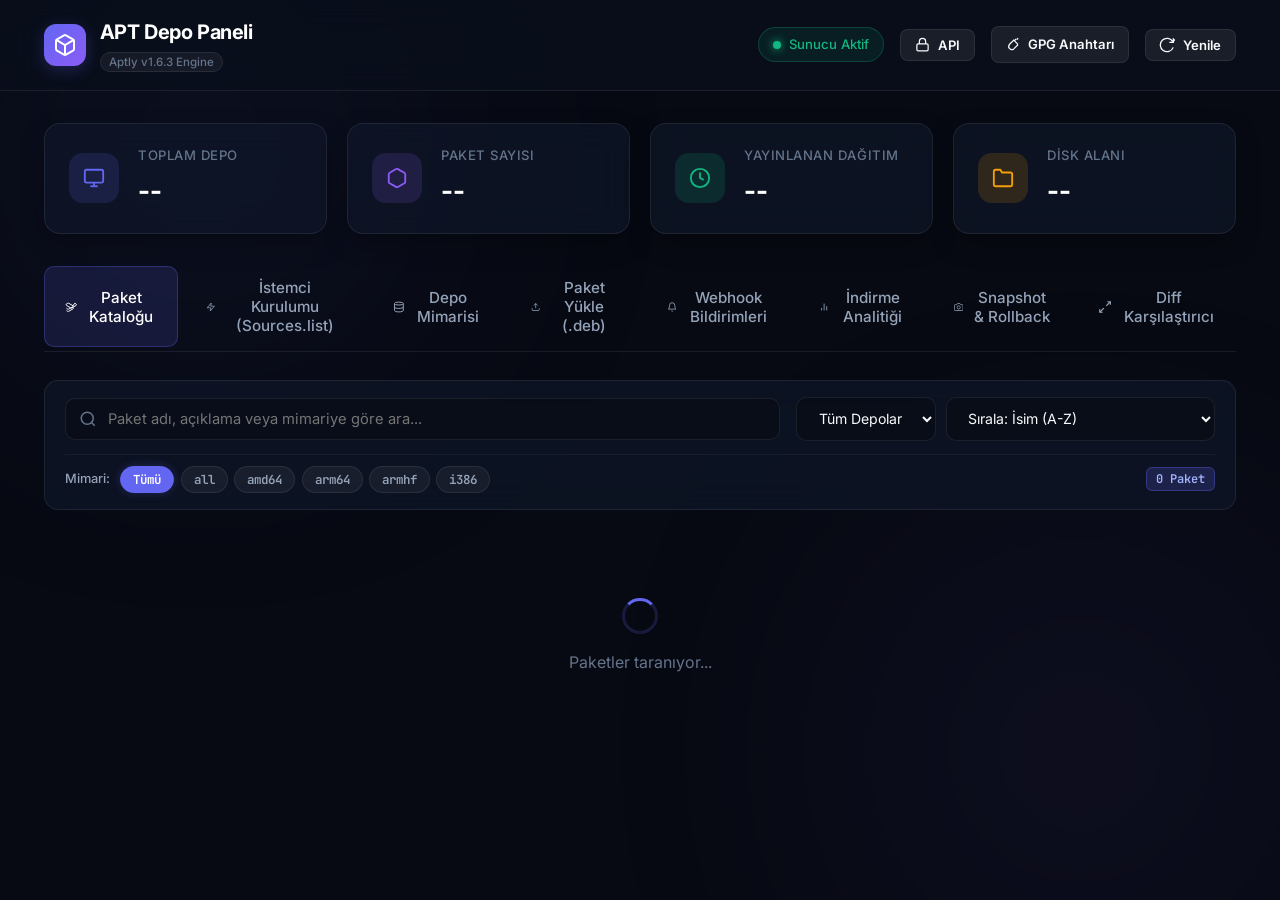
<file: web/index.html>
<!DOCTYPE html>
<html lang="tr">
<head>
    <meta charset="UTF-8">
    <meta name="viewport" content="width=device-width, initial-scale=1.0">
    <title>APT Depo Yönetim Paneli</title>
    <meta name="description" content="Modern, hızlı ve açık kaynak APT Repository kontrol paneli. Paket arama, istemci yapılandırma ve durum izleme.">
    <!-- Google Fonts -->
    <link rel="preconnect" href="https://fonts.googleapis.com">
    <link rel="preconnect" href="https://fonts.gstatic.com" crossorigin>
    <link href="https://fonts.googleapis.com/css2?family=Inter:wght@300;400;500;600;700;800&family=JetBrains+Mono:wght@400;500;600&display=swap" rel="stylesheet">
    <link rel="stylesheet" href="index.css">
    <link rel="icon" type="image/svg+xml" href="data:image/svg+xml,<svg xmlns='http://www.w3.org/2000/svg' viewBox='0 0 24 24' fill='none' stroke='%236366f1' stroke-width='2'><path d='M21 16V8a2 2 0 0 0-1-1.73l-7-4a2 2 0 0 0-2 0l-7 4A2 2 0 0 0 3 8v8a2 2 0 0 0 1 1.73l7 4a2 2 0 0 0 2 0l7-4A2 2 0 0 0 21 16z'></path><polyline points='3.27 6.96 12 12.01 20.73 6.96'></polyline><line x1='12' y1='22.08' x2='12' y2='12'></line></svg>">
</head>
<body>
    <!-- Arka Plan Efekt Işıkları -->
    <div class="bg-glow bg-glow-1"></div>
    <div class="bg-glow bg-glow-2"></div>

    <!-- Üst Başlık (Navbar) -->
    <header class="navbar" id="mainNavbar">
        <div class="nav-container">
            <div class="nav-brand">
                <div class="brand-icon">
                    <svg width="24" height="24" viewBox="0 0 24 24" fill="none" stroke="currentColor" stroke-width="2">
                        <path d="M21 16V8a2 2 0 0 0-1-1.73l-7-4a2 2 0 0 0-2 0l-7 4A2 2 0 0 0 3 8v8a2 2 0 0 0 1 1.73l7 4a2 2 0 0 0 2 0l7-4A2 2 0 0 0 21 16z"></path>
                        <polyline points="3.27 6.96 12 12.01 20.73 6.96"></polyline>
                        <line x1="12" y1="22.08" x2="12" y2="12"></line>
                    </svg>
                </div>
                <div class="brand-text">
                    <span class="brand-title">APT Depo Paneli</span>
                    <span class="brand-badge">Aptly v1.6.3 Engine</span>
                </div>
            </div>

            <div class="nav-actions">
                <div class="server-status" id="serverStatusBadge">
                    <span class="status-dot"></span>
                    <span class="status-label" id="statusLabel">Sunucu Aktif</span>
                </div>
                <button class="btn btn-secondary btn-sm" id="btnApiSettings" title="API Güvenlik & Token Ayarları">
                    <svg width="15" height="15" viewBox="0 0 24 24" fill="none" stroke="currentColor" stroke-width="2">
                        <rect x="3" y="11" width="18" height="11" rx="2" ry="2"></rect>
                        <path d="M7 11V7a5 5 0 0 1 10 0v4"></path>
                    </svg>
                    <span id="apiStatusNavLabel">API</span>
                </button>
                <a href="/public.key" download="parslinux-archive-keyring.gpg" class="btn btn-secondary btn-sm" id="btnDownloadGpgNav" title="GPG Depo İmza Anahtarını İndir">
                    <svg width="15" height="15" viewBox="0 0 24 24" fill="none" stroke="currentColor" stroke-width="2">
                        <path d="M21 2l-2 2m-1-1l-3 3m5 5l-6-6-7 7a5 5 0 0 0 7 7l6-6z"></path>
                    </svg>
                    <span>GPG Anahtarı</span>
                </a>
                <button class="btn btn-secondary btn-sm" id="btnRefresh" title="Verileri Yenile">
                    <svg width="16" height="16" viewBox="0 0 24 24" fill="none" stroke="currentColor" stroke-width="2">
                        <path d="M21.5 2v6h-6M21.34 15.57a10 10 0 1 1-.57-8.38l5.67-5.67"/>
                    </svg>
                    <span>Yenile</span>
                </button>
            </div>
        </div>
    </header>

    <!-- Ana Konteyner -->
    <main class="main-content">
        <!-- İstatistik Kartları -->
        <section class="stats-grid" id="statsSection">
            <div class="stat-card">
                <div class="stat-icon stat-icon-blue">
                    <svg width="22" height="22" viewBox="0 0 24 24" fill="none" stroke="currentColor" stroke-width="2">
                        <rect x="2" y="3" width="20" height="14" rx="2" ry="2"></rect>
                        <line x1="8" y1="21" x2="16" y2="21"></line>
                        <line x1="12" y1="17" x2="12" y2="21"></line>
                    </svg>
                </div>
                <div class="stat-info">
                    <span class="stat-label">Toplam Depo</span>
                    <h3 class="stat-value" id="statRepoCount">--</h3>
                </div>
            </div>

            <div class="stat-card">
                <div class="stat-icon stat-icon-purple">
                    <svg width="22" height="22" viewBox="0 0 24 24" fill="none" stroke="currentColor" stroke-width="2">
                        <path d="M21 16V8a2 2 0 0 0-1-1.73l-7-4a2 2 0 0 0-2 0l-7 4A2 2 0 0 0 3 8v8a2 2 0 0 0 1 1.73l7 4a2 2 0 0 0 2 0l7-4A2 2 0 0 0 21 16z"></path>
                    </svg>
                </div>
                <div class="stat-info">
                    <span class="stat-label">Paket Sayısı</span>
                    <h3 class="stat-value" id="statPackageCount">--</h3>
                </div>
            </div>

            <div class="stat-card">
                <div class="stat-icon stat-icon-emerald">
                    <svg width="22" height="22" viewBox="0 0 24 24" fill="none" stroke="currentColor" stroke-width="2">
                        <circle cx="12" cy="12" r="10"></circle>
                        <polyline points="12 6 12 12 16 14"></polyline>
                    </svg>
                </div>
                <div class="stat-info">
                    <span class="stat-label">Yayınlanan Dağıtım</span>
                    <h3 class="stat-value" id="statPublishCount">--</h3>
                </div>
            </div>

            <div class="stat-card">
                <div class="stat-icon stat-icon-amber">
                    <svg width="22" height="22" viewBox="0 0 24 24" fill="none" stroke="currentColor" stroke-width="2">
                        <path d="M22 19a2 2 0 0 1-2 2H4a2 2 0 0 1-2-2V5a2 2 0 0 1 2-2h5l2 3h9a2 2 0 0 1 2 2z"></path>
                    </svg>
                </div>
                <div class="stat-info">
                    <span class="stat-label">Disk Alanı</span>
                    <h3 class="stat-value" id="statDiskUsage">--</h3>
                </div>
            </div>
        </section>

        <!-- Sekmeler (Tabs) -->
        <nav class="tabs-nav" id="tabsNav">
            <button class="tab-btn active" data-tab="packagesTab" id="tabBtnPackages">
                <svg width="18" height="18" viewBox="0 0 24 24" fill="none" stroke="currentColor" stroke-width="2">
                    <path d="M16.5 9.4 7.55 4.24a1.79 1.79 0 0 0-1.8 0L3.1 5.75a1.8 1.8 0 0 0 0 3.12l8.95 5.16a1.79 1.79 0 0 0 1.8 0l8.95-5.16a1.8 1.8 0 0 0 0-3.12l-2.65-1.53z"></path>
                    <path d="m3.1 14.85 2.65 1.53a1.79 1.79 0 0 0 1.8 0l8.95-5.16a1.8 1.8 0 0 0 0-3.12"></path>
                    <path d="m3.1 19.45 2.65 1.53a1.79 1.79 0 0 0 1.8 0l8.95-5.16a1.8 1.8 0 0 0 0-3.12"></path>
                </svg>
                <span>Paket Kataloğu</span>
            </button>

            <button class="tab-btn" data-tab="setupTab" id="tabBtnSetup">
                <svg width="18" height="18" viewBox="0 0 24 24" fill="none" stroke="currentColor" stroke-width="2">
                    <polygon points="13 2 3 14 12 14 11 22 21 10 12 10 13 2"></polygon>
                </svg>
                <span>İstemci Kurulumu (Sources.list)</span>
            </button>

            <button class="tab-btn" data-tab="reposTab" id="tabBtnRepos">
                <svg width="18" height="18" viewBox="0 0 24 24" fill="none" stroke="currentColor" stroke-width="2">
                    <ellipse cx="12" cy="5" rx="9" ry="3"></ellipse>
                    <path d="M21 12c0 1.66-4 3-9 3s-9-1.34-9-3"></path>
                    <path d="M3 5v14c0 1.66 4 3 9 3s9-1.34 9-3V5"></path>
                </svg>
                <span>Depo Mimarisi</span>
            </button>

            <button class="tab-btn" data-tab="uploadTab" id="tabBtnUpload">
                <svg width="18" height="18" viewBox="0 0 24 24" fill="none" stroke="currentColor" stroke-width="2">
                    <path d="M21 15v4a2 2 0 0 1-2 2H5a2 2 0 0 1-2-2v-4"></path>
                    <polyline points="17 8 12 3 7 8"></polyline>
                    <line x1="12" y1="3" x2="12" y2="15"></line>
                </svg>
                <span>Paket Yükle (.deb)</span>
            </button>

            <button class="tab-btn" data-tab="webhookTab" id="tabBtnWebhook">
                <svg width="18" height="18" viewBox="0 0 24 24" fill="none" stroke="currentColor" stroke-width="2">
                    <path d="M18 8A6 6 0 0 0 6 8c0 7-3 9-3 9h18s-3-2-3-9"></path>
                    <path d="M13.73 21a2 2 0 0 1-3.46 0"></path>
                </svg>
                <span>Webhook Bildirimleri</span>
            </button>

            <button class="tab-btn" data-tab="metricsTab" id="tabBtnMetrics">
                <svg width="18" height="18" viewBox="0 0 24 24" fill="none" stroke="currentColor" stroke-width="2">
                    <line x1="18" y1="20" x2="18" y2="10"></line>
                    <line x1="12" y1="20" x2="12" y2="4"></line>
                    <line x1="6" y1="20" x2="6" y2="14"></line>
                </svg>
                <span>İndirme Analitiği</span>
            </button>

            <button class="tab-btn" data-tab="snapshotsTab" id="tabBtnSnapshots">
                <svg width="18" height="18" viewBox="0 0 24 24" fill="none" stroke="currentColor" stroke-width="2">
                    <path d="M23 19a2 2 0 0 1-2 2H3a2 2 0 0 1-2-2V8a2 2 0 0 1 2-2h4l2-3h6l2 3h4a2 2 0 0 1 2 2z"></path>
                    <circle cx="12" cy="13" r="4"></circle>
                </svg>
                <span>Snapshot & Rollback</span>
            </button>

            <button class="tab-btn" data-tab="diffTab" id="tabBtnDiff">
                <svg width="18" height="18" viewBox="0 0 24 24" fill="none" stroke="currentColor" stroke-width="2">
                    <path d="M16 3h5v5"></path>
                    <path d="M8 21H3v-5"></path>
                    <path d="M21 3l-7 7"></path>
                    <path d="M3 21l7-7"></path>
                </svg>
                <span>Diff Karşılaştırıcı</span>
            </button>
        </nav>

        <!-- SEKME 1: PAKET KATALOĞU -->
        <div class="tab-content active" id="packagesTab">
            <!-- Arama & Gelişmiş Filtre Çubuğu -->
            <div class="filter-card">
                <div class="filter-main-row">
                    <div class="search-input-group">
                        <svg class="search-icon" width="18" height="18" viewBox="0 0 24 24" fill="none" stroke="currentColor" stroke-width="2">
                            <circle cx="11" cy="11" r="8"></circle>
                            <line x1="21" y1="21" x2="16.65" y2="16.65"></line>
                        </svg>
                        <input type="text" id="searchInput" placeholder="Paket adı, açıklama veya mimariye göre ara..." autocomplete="off">
                        <button type="button" id="btnSearchClear" class="search-clear-btn" title="Aramayı Temizle" style="display: none;">✕</button>
                    </div>
                    <div class="filter-select-group">
                        <select id="repoFilterSelect" aria-label="Depo Filtrele">
                            <option value="all">Tüm Depolar</option>
                        </select>
                        <select id="sortSelect" aria-label="Sıralama Seç">
                            <option value="name-asc">Sırala: İsim (A-Z)</option>
                            <option value="name-desc">Sırala: İsim (Z-A)</option>
                            <option value="downloads-desc">Sırala: En Çok İndirilen</option>
                            <option value="size-desc">Sırala: Boyut (Büyükten Küçüğe)</option>
                            <option value="size-asc">Sırala: Boyut (Küçükten Büyüğe)</option>
                        </select>
                    </div>
                </div>

                <div class="filter-secondary-row">
                    <div class="arch-filter-pills" id="archFilterPills">
                        <span class="arch-pill-label">Mimari:</span>
                        <button type="button" class="arch-pill active" data-arch="all">Tümü</button>
                        <button type="button" class="arch-pill" data-arch="all-arch">all</button>
                        <button type="button" class="arch-pill" data-arch="amd64">amd64</button>
                        <button type="button" class="arch-pill" data-arch="arm64">arm64</button>
                        <button type="button" class="arch-pill" data-arch="armhf">armhf</button>
                        <button type="button" class="arch-pill" data-arch="i386">i386</button>
                    </div>
                    <div class="filter-results-info">
                        <span id="packageResultsCount" class="badge badge-primary">0 Paket</span>
                    </div>
                </div>
            </div>

            <!-- Paket Kartları Grid -->
            <div class="packages-grid" id="packagesGrid">
                <div class="loading-state" id="packagesLoadingState">
                    <div class="spinner"></div>
                    <p>Paketler taranıyor...</p>
                </div>
            </div>
        </div>

        <!-- SEKME 2: İSTEMCİ KURULUMU (SOURCES.LIST GENERATOR) -->
        <div class="tab-content" id="setupTab">
            <div class="panel-card">
                <div class="panel-header">
                    <div>
                        <h2 class="panel-title">Debian / Ubuntu İstemci Bağlantısı</h2>
                        <p class="panel-subtitle">Bu deponun paketlerini kurmak isteyen istemci makinelerde aşağıdaki adımları uygulayın.</p>
                    </div>
                </div>

                <!-- Hızlı Tek Satır Kurulum Kutusu -->
                <div style="background: linear-gradient(135deg, rgba(99, 102, 241, 0.15), rgba(139, 92, 246, 0.15)); border: 1px solid rgba(99, 102, 241, 0.35); border-radius: 14px; padding: 1.25rem; margin-bottom: 2rem;">
                    <div style="display: flex; align-items: center; gap: 0.6rem; margin-bottom: 0.6rem;">
                        <span style="font-size: 1.2rem;">⚡</span>
                        <h4 style="font-size: 1.05rem; font-weight: 700; color: #fff;">Tek Komutla Otomatik Kurulum (GPG + Depo)</h4>
                        <span class="badge badge-emerald">Önerilen</span>
                    </div>
                    <p style="font-size: 0.88rem; color: var(--text-secondary); margin-bottom: 0.85rem;">İstemci makinenizde sadece şu tek satırı çalıştırarak GPG anahtarını ve depo listesini otomatik kurabilirsiniz:</p>
                    <div class="code-box">
                        <pre><code id="codeOneLineInstall">curl -sSL http://localhost:8080/install.sh | sudo bash</code></pre>
                        <button class="copy-btn" data-copy="codeOneLineInstall" title="Kopyala">
                            <svg width="16" height="16" viewBox="0 0 24 24" fill="none" stroke="currentColor" stroke-width="2"><rect x="9" y="9" width="13" height="13" rx="2" ry="2"></rect><path d="M5 15H4a2 2 0 0 1-2-2V4a2 2 0 0 1 2-2h9a2 2 0 0 1 2 2v1"></path></svg>
                            <span>Kopyala</span>
                        </button>
                    </div>
                </div>

                <div class="setup-steps">
                    <!-- Adım 0: GPG İmzalı Kurulum (Önerilen) -->
                    <div class="setup-step">
                        <div class="step-badge" style="background: #10b981;">🔑</div>
                        <div class="step-body">
                            <h4 class="step-title">GPG Anahtarını İndirin ve Doğrulayın (Güvenli Yöntem)</h4>
                            <p class="step-desc">Resmi Debian standartlarına uygun olarak genel anahtarı <code>/etc/apt/keyrings/</code> dizinine kaydedin:</p>
                            <div class="code-box">
                                <pre><code id="codeGpgKeyImport">sudo mkdir -p /etc/apt/keyrings && curl -fsSL http://localhost:8080/public.key | sudo gpg --dearmor --yes -o /etc/apt/keyrings/parslinux-archive-keyring.gpg</code></pre>
                                <button class="copy-btn" data-copy="codeGpgKeyImport" title="Kopyala">
                                    <svg width="16" height="16" viewBox="0 0 24 24" fill="none" stroke="currentColor" stroke-width="2"><rect x="9" y="9" width="13" height="13" rx="2" ry="2"></rect><path d="M5 15H4a2 2 0 0 1-2-2V4a2 2 0 0 1 2-2h9a2 2 0 0 1 2 2v1"></path></svg>
                                    <span>Kopyala</span>
                                </button>
                            </div>
                        </div>
                    </div>

                    <!-- Adım 0B: WKD Otomatik Doğrulama -->
                    <div class="setup-step">
                        <div class="step-badge" style="background: #6366f1;">🌐</div>
                        <div class="step-body">
                            <div style="display: flex; justify-content: space-between; align-items: center; flex-wrap: wrap; gap: 0.5rem; margin-bottom: 0.25rem;">
                                <h4 class="step-title" style="margin-bottom: 0;">Web Key Directory (WKD) ile Otomatik Doğrulama (RFC 9580)</h4>
                                <span class="badge badge-emerald" id="wkdStatusBadge">WKD Aktif</span>
                            </div>
                            <p class="step-desc">GnuPG ve modern APT istemcileri alan adı (WKD) üzerinden anahtarı doğrudan çekebilir:</p>
                            <div class="code-box">
                                <pre><code id="codeWkdImport">gpg --locate-keys repo@parslinux.org && gpg --export repo@parslinux.org | sudo gpg --dearmor --yes -o /etc/apt/keyrings/parslinux-archive-keyring.gpg</code></pre>
                                <button class="copy-btn" data-copy="codeWkdImport" title="Kopyala">
                                    <svg width="16" height="16" viewBox="0 0 24 24" fill="none" stroke="currentColor" stroke-width="2"><rect x="9" y="9" width="13" height="13" rx="2" ry="2"></rect><path d="M5 15H4a2 2 0 0 1-2-2V4a2 2 0 0 1 2-2h9a2 2 0 0 1 2 2v1"></path></svg>
                                    <span>Kopyala</span>
                                </button>
                            </div>
                        </div>
                    </div>

                    <!-- Adım 1 -->
                    <div class="setup-step">
                        <div class="step-badge">1</div>
                        <div class="step-body">
                            <h4 class="step-title">GPG İmzalı Depo Adresini Sources Listesine Ekleyin</h4>
                            <p class="step-desc">İstemci makinede <code>/etc/apt/sources.list.d/parslinux.list</code> dosyasını oluşturun:</p>
                            <div class="code-box">
                                <pre><code id="codeSourcesGpgLine">echo "deb [signed-by=/etc/apt/keyrings/parslinux-archive-keyring.gpg] http://localhost:8080/ bookworm main" | sudo tee /etc/apt/sources.list.d/parslinux.list</code></pre>
                                <button class="copy-btn" data-copy="codeSourcesGpgLine" title="Kopyala">
                                    <svg width="16" height="16" viewBox="0 0 24 24" fill="none" stroke="currentColor" stroke-width="2"><rect x="9" y="9" width="13" height="13" rx="2" ry="2"></rect><path d="M5 15H4a2 2 0 0 1-2-2V4a2 2 0 0 1 2-2h9a2 2 0 0 1 2 2v1"></path></svg>
                                    <span>Kopyala</span>
                                </button>
                            </div>
                        </div>
                    </div>

                    <!-- Alternatif Güvensiz / Test Kurulumu -->
                    <div class="setup-step">
                        <div class="step-badge" style="background: #64748b;">⚡</div>
                        <div class="step-body">
                            <h4 class="step-title">Alternatif: GPG'siz Test Kurulumu (trusted=yes)</h4>
                            <p class="step-desc">Test ortamları için imza kontrolü olmadan hızlıca bağlanmak isterseniz:</p>
                            <div class="code-box">
                                <pre><code id="codeSourcesLine">echo "deb [trusted=yes] http://localhost:8080/ bookworm main" | sudo tee /etc/apt/sources.list.d/parslinux.list</code></pre>
                                <button class="copy-btn" data-copy="codeSourcesLine" title="Kopyala">
                                    <svg width="16" height="16" viewBox="0 0 24 24" fill="none" stroke="currentColor" stroke-width="2"><rect x="9" y="9" width="13" height="13" rx="2" ry="2"></rect><path d="M5 15H4a2 2 0 0 1-2-2V4a2 2 0 0 1 2-2h9a2 2 0 0 1 2 2v1"></path></svg>
                                    <span>Kopyala</span>
                                </button>
                            </div>
                        </div>
                    </div>

                    <!-- Adım 2 -->
                    <div class="setup-step">
                        <div class="step-badge">2</div>
                        <div class="step-body">
                            <h4 class="step-title">Paket Listelerini Güncelleyin</h4>
                            <p class="step-desc">Yeni eklenen deponun meta verilerini ve paket listesini çekin:</p>
                            <div class="code-box">
                                <pre><code id="codeAptUpdate">sudo apt update</code></pre>
                                <button class="copy-btn" data-copy="codeAptUpdate" title="Kopyala">
                                    <svg width="16" height="16" viewBox="0 0 24 24" fill="none" stroke="currentColor" stroke-width="2"><rect x="9" y="9" width="13" height="13" rx="2" ry="2"></rect><path d="M5 15H4a2 2 0 0 1-2-2V4a2 2 0 0 1 2-2h9a2 2 0 0 1 2 2v1"></path></svg>
                                    <span>Kopyala</span>
                                </button>
                            </div>
                        </div>
                    </div>

                    <!-- Adım 3 -->
                    <div class="setup-step">
                        <div class="step-badge">3</div>
                        <div class="step-body">
                            <h4 class="step-title">İstediğiniz Paketi Kurun</h4>
                            <p class="step-desc">Artık depodaki paketleri standart apt aracıyla kurabilirsiniz:</p>
                            <div class="code-box">
                                <pre><code id="codeAptInstall">sudo apt install hello</code></pre>
                                <button class="copy-btn" data-copy="codeAptInstall" title="Kopyala">
                                    <svg width="16" height="16" viewBox="0 0 24 24" fill="none" stroke="currentColor" stroke-width="2"><rect x="9" y="9" width="13" height="13" rx="2" ry="2"></rect><path d="M5 15H4a2 2 0 0 1-2-2V4a2 2 0 0 1 2-2h9a2 2 0 0 1 2 2v1"></path></svg>
                                    <span>Kopyala</span>
                                </button>
                            </div>
                        </div>
                    </div>
                </div>
            </div>
        </div>

        <!-- SEKME 3: DEPO MİMARİSİ -->
        <div class="tab-content" id="reposTab">
            <div class="panel-card">
                <div class="panel-header">
                    <div>
                        <h2 class="panel-title">Tanımlı Yerel Depolar ve Yayınlar</h2>
                        <p class="panel-subtitle">Aptly veritabanındaki yerel depolar, yayınlanan dağıtımlar ve depolama durumları.</p>
                    </div>
                </div>

                <div class="repo-tree-container" id="repoTreeContainer">
                    <div class="loading-state">
                        <div class="spinner"></div>
                        <p>Depo mimarisi yükleniyor...</p>
                    </div>
                </div>
            </div>
        </div>

        <!-- SEKME 4: PAKET YÜKLEME FORMU -->
        <div class="tab-content" id="uploadTab">
            <div class="panel-card">
                <div class="panel-header">
                    <div>
                        <h2 class="panel-title">Depoya Yeni Paket Yükle</h2>
                        <p class="panel-subtitle">Yerel bilgisayarınızdaki .deb paketlerini sürükleyip bırakarak depoya ekleyin ve anında yayınlayın.</p>
                    </div>
                </div>

                <div class="upload-container">
                    <div style="margin-bottom: 1.5rem;">
                        <label for="uploadTargetRepo" style="display: block; font-size: 0.9rem; font-weight: 600; color: #fff; margin-bottom: 0.5rem;">Hedef Depo:</label>
                        <select id="uploadTargetRepo" style="background: rgba(0, 0, 0, 0.35); border: 1px solid var(--border-color); color: #fff; padding: 0.65rem 1rem; border-radius: 10px; width: 100%; max-width: 360px; font-family: inherit; font-size: 0.9rem; outline: none;">
                            <!-- Dinamik dolar -->
                        </select>
                    </div>

                    <div class="dropzone" id="dropzone">
                        <div class="dropzone-icon">
                            <svg width="48" height="48" viewBox="0 0 24 24" fill="none" stroke="currentColor" stroke-width="1.5">
                                <path d="M21 15v4a2 2 0 0 1-2 2H5a2 2 0 0 1-2-2v-4"></path>
                                <polyline points="17 8 12 3 7 8"></polyline>
                                <line x1="12" y1="3" x2="12" y2="15"></line>
                            </svg>
                        </div>
                        <h4 class="dropzone-title">.deb Dosyalarını Buraya Sürükleyip Bırakın</h4>
                        <p class="dropzone-subtitle">veya dosya seçmek için tıklayın</p>
                        <input type="file" id="fileInput" accept=".deb" multiple style="display: none;">
                    </div>

                    <div id="uploadSelectedFiles" style="margin-top: 1.5rem; display: none;">
                        <h5 style="color: #fff; font-size: 0.95rem; margin-bottom: 0.6rem;">Seçilen Paketler:</h5>
                        <ul id="selectedFilesList" style="list-style: none; display: flex; flex-direction: column; gap: 0.5rem;"></ul>
                        <div style="margin-top: 1.25rem; display: flex; gap: 1rem; align-items: center;">
                            <button class="btn btn-primary" id="btnSubmitUpload">
                                <svg width="16" height="16" viewBox="0 0 24 24" fill="none" stroke="currentColor" stroke-width="2">
                                    <polyline points="20 6 9 17 4 12"></polyline>
                                </svg>
                                <span>Depoya Yükle ve Yayınla</span>
                            </button>
                            <span id="uploadProgressText" style="font-size: 0.88rem; color: var(--text-muted);"></span>
                        </div>
                    </div>

                    <!-- Depodaki Son Paketler ve Yayın Durumu -->
                    <div style="margin-top: 2rem; border-top: 1px solid var(--border-color); padding-top: 1.5rem;">
                        <div style="display: flex; justify-content: space-between; align-items: center; margin-bottom: 1rem; flex-wrap: wrap; gap: 0.5rem;">
                            <h4 style="font-size: 1.05rem; font-weight: 700; color: #fff; display: flex; align-items: center; gap: 0.5rem;">
                                <span>📦</span> Depodaki Son Paketler ve Yayın Durumu
                            </h4>
                            <span class="badge badge-emerald" id="uploadedPackagesCountBadge">Yükleniyor...</span>
                        </div>
                        <div class="table-responsive" style="overflow-x: auto;">
                            <table class="metrics-table" style="width: 100%;">
                                <thead>
                                    <tr>
                                        <th>Paket Adı</th>
                                        <th>Sürüm</th>
                                        <th>Mimari</th>
                                        <th>Bölüm / Depo</th>
                                        <th>Boyut</th>
                                        <th>Durum</th>
                                    </tr>
                                </thead>
                                <tbody id="recentUploadsTableBody">
                                    <!-- Dinamik dolar -->
                                </tbody>
                            </table>
                        </div>
                    </div>
                </div>
            </div>
        </div>

        <!-- SEKME 5: WEBHOOK BİLDİRİMLERİ (DISCORD / TELEGRAM / SLACK) -->
        <div class="tab-content" id="webhookTab">
            <div class="panel-card">
                <div class="panel-header" style="display: flex; justify-content: space-between; align-items: flex-start; flex-wrap: wrap; gap: 1rem;">
                    <div>
                        <h2 class="panel-title">📢 Webhook Bildirim Entegrasyonu</h2>
                        <p class="panel-subtitle">Depoya yeni .deb paketi yüklendiğinde Discord, Telegram veya Slack kanallarına anında canlı duyuru gönderin.</p>
                    </div>
                    <div id="webhookStatusIndicator" class="badge badge-primary" style="font-size: 0.85rem; padding: 0.5rem 0.9rem;">
                        Durum Kontrol Ediliyor...
                    </div>
                </div>

                <div class="webhook-grid">
                    <!-- Discord -->
                    <div class="webhook-card">
                        <div class="webhook-card-header">
                            <div class="webhook-card-icon" style="background: rgba(88, 101, 242, 0.2); color: #5865F2;">🎮</div>
                            <div>
                                <h4 class="webhook-card-title">Discord</h4>
                                <span class="badge badge-primary" style="font-size: 0.7rem;">Zengin Embed</span>
                            </div>
                        </div>
                        <p class="webhook-card-desc">Kanal ayarlarına gidip bir Webhook URL'si oluşturun. Yeni paketler renkli başlık ve detay kartlarıyla iletilir.</p>
                    </div>

                    <!-- Telegram -->
                    <div class="webhook-card">
                        <div class="webhook-card-header">
                            <div class="webhook-card-icon" style="background: rgba(36, 161, 222, 0.2); color: #24A1DE;">✈️</div>
                            <div>
                                <h4 class="webhook-card-title">Telegram</h4>
                                <span class="badge badge-emerald" style="font-size: 0.7rem;">Bot API</span>
                            </div>
                        </div>
                        <p class="webhook-card-desc">BotFather'dan aldığınız <code>TELEGRAM_BOT_TOKEN</code> ve grubunuzun <code>TELEGRAM_CHAT_ID</code> bilgisiyle Markdown bildirimleri alın.</p>
                    </div>

                    <!-- Slack -->
                    <div class="webhook-card">
                        <div class="webhook-card-header">
                            <div class="webhook-card-icon" style="background: rgba(74, 21, 75, 0.2); color: #E01E5A;">💼</div>
                            <div>
                                <h4 class="webhook-card-title">Slack</h4>
                                <span class="badge badge-amber" style="font-size: 0.7rem;">Incoming Webhook</span>
                            </div>
                        </div>
                        <p class="webhook-card-desc">Slack çalışma alanınızda Incoming Webhook oluşturarak ekibinize anlık paket yayın duyuruları gönderin.</p>
                    </div>
                </div>

                <!-- Test Kutusu -->
                <div class="webhook-test-box">
                    <div style="display: flex; justify-content: space-between; align-items: center; flex-wrap: wrap; gap: 1rem;">
                        <div>
                            <h4 style="color: #fff; font-size: 1rem; font-weight: 700; margin-bottom: 0.25rem;">Webhook Canlı Testi</h4>
                            <p style="color: var(--text-secondary); font-size: 0.85rem;">Yapılandırılmış kanallara örnek test paketi bildirimi gönderin.</p>
                        </div>
                        <button class="btn btn-primary" id="btnSendWebhookTest">
                            <svg width="16" height="16" viewBox="0 0 24 24" fill="none" stroke="currentColor" stroke-width="2">
                                <line x1="22" y1="2" x2="11" y2="13"></line>
                                <polygon points="22 2 15 22 11 13 2 9 22 2"></polygon>
                            </svg>
                            <span>Test Bildirimi Gönder</span>
                        </button>
                    </div>
                    <pre class="webhook-output-console" id="webhookConsoleOutput" style="display: none;"></pre>
                </div>

                <!-- Canlı Bildirim İletim Günlüğü -->
                <div style="margin-top: 2rem; border-top: 1px solid var(--border-color); padding-top: 1.5rem;">
                    <div style="display: flex; justify-content: space-between; align-items: center; margin-bottom: 1rem; flex-wrap: wrap; gap: 0.5rem;">
                        <h4 style="font-size: 1.05rem; font-weight: 700; color: #fff; display: flex; align-items: center; gap: 0.5rem;">
                            <span>📋</span> Son Webhook Bildirim İletimleri
                        </h4>
                        <span class="badge badge-primary">Canlı Akış</span>
                    </div>
                    <div id="webhookEventsFeed" style="display: flex; flex-direction: column; gap: 0.75rem;">
                        <!-- Dinamik Webhook Olayları -->
                    </div>
                </div>

                <div style="margin-top: 1.5rem; background: rgba(255, 255, 255, 0.03); border: 1px dashed var(--border-color); border-radius: 10px; padding: 1rem 1.25rem; font-size: 0.85rem; color: var(--text-secondary);">
                    💡 <strong>Ayar Dosyası:</strong> <code>.webhook.env</code> dosyasını (örnek: <code>.webhook.env.example</code>) proje ana dizinine yerleştirip URL ve jetonlarınızı girmeniz yeterlidir.
                </div>
            </div>
        </div>

        <!-- SEKME 6: İNDİRME ANALİTİĞİ VE METRİKLER -->
        <div class="tab-content" id="metricsTab">
            <div class="metrics-container">
                <!-- Metrik Özet Kartları -->
                <div class="metrics-kpi-grid">
                    <div class="metric-kpi-card">
                        <div class="metric-kpi-icon icon-indigo">
                            <svg width="22" height="22" viewBox="0 0 24 24" fill="none" stroke="currentColor" stroke-width="2">
                                <path d="M21 15v4a2 2 0 0 1-2 2H5a2 2 0 0 1-2-2v-4"></path>
                                <polyline points="7 10 12 15 17 10"></polyline>
                                <line x1="12" y1="15" x2="12" y2="3"></line>
                            </svg>
                        </div>
                        <div class="metric-kpi-body">
                            <span class="metric-kpi-label">Toplam İndirme</span>
                            <h3 class="metric-kpi-val" id="metricTotalDownloads">0</h3>
                            <span class="metric-kpi-sub">Başarılı .deb istekleri</span>
                        </div>
                    </div>

                    <div class="metric-kpi-card">
                        <div class="metric-kpi-icon icon-cyan">
                            <svg width="22" height="22" viewBox="0 0 24 24" fill="none" stroke="currentColor" stroke-width="2">
                                <path d="M4 14.899A7 7 0 1 1 15.71 8h1.79a4.5 4.5 0 0 1 2.5 8.242"></path>
                                <path d="M12 12v9"></path>
                                <path d="m8 17 4 4 4-4"></path>
                            </svg>
                        </div>
                        <div class="metric-kpi-body">
                            <span class="metric-kpi-label">Aktarılan Veri</span>
                            <h3 class="metric-kpi-val" id="metricTotalBandwidth">0 MB</h3>
                            <span class="metric-kpi-sub">Bant genişliği tüketimi</span>
                        </div>
                    </div>

                    <div class="metric-kpi-card">
                        <div class="metric-kpi-icon icon-emerald">
                            <svg width="22" height="22" viewBox="0 0 24 24" fill="none" stroke="currentColor" stroke-width="2">
                                <polygon points="12 2 15.09 8.26 22 9.27 17 14.14 18.18 21.02 12 17.77 5.82 21.02 7 14.14 2 9.27 8.91 8.26 12 2"></polygon>
                            </svg>
                        </div>
                        <div class="metric-kpi-body">
                            <span class="metric-kpi-label">En Popüler Paket</span>
                            <h3 class="metric-kpi-val" id="metricTopPackage" style="font-size: 1.25rem;">-</h3>
                            <span class="metric-kpi-sub" id="metricTopPackageCount">Henüz indirme yok</span>
                        </div>
                    </div>

                    <div class="metric-kpi-card">
                        <div class="metric-kpi-icon icon-amber">
                            <svg width="22" height="22" viewBox="0 0 24 24" fill="none" stroke="currentColor" stroke-width="2">
                                <circle cx="12" cy="12" r="10"></circle>
                                <polyline points="12 6 12 12 16 14"></polyline>
                            </svg>
                        </div>
                        <div class="metric-kpi-body">
                            <span class="metric-kpi-label">Son İndirme Zamanı</span>
                            <h3 class="metric-kpi-val" id="metricLastDownload" style="font-size: 1.1rem;">-</h3>
                            <span class="metric-kpi-sub" id="metricLastPackage">-</span>
                        </div>
                    </div>
                </div>

                <!-- Zaman Serisi Trend Grafiği (SVG Chart) -->
                <div class="metrics-chart-card">
                    <div class="metrics-box-header">
                        <h4 class="metrics-box-title">
                            <svg width="18" height="18" viewBox="0 0 24 24" fill="none" stroke="currentColor" stroke-width="2">
                                <path d="M3 3v18h18"></path>
                                <path d="m19 9-5 5-4-4-3 3"></path>
                            </svg>
                            <span>İndirme Zaman Serisi Trendi (Son 7 Gün)</span>
                        </h4>
                        <div style="display: flex; align-items: center; gap: 0.75rem;">
                            <div style="display: flex; align-items: center; gap: 0.35rem; font-size: 0.8rem; color: var(--text-secondary);">
                                <span style="display: inline-block; width: 10px; height: 10px; border-radius: 50%; background: #6366f1;"></span>
                                <span>Günlük İndirmeler</span>
                            </div>
                            <span class="badge badge-primary" id="chartTotalPeriod">0 İndirme</span>
                        </div>
                    </div>
                    <div class="chart-wrapper" id="metricsChartContainer">
                        <svg class="chart-svg" id="downloadTrendsSvg" viewBox="0 0 800 200" preserveAspectRatio="none">
                            <defs>
                                <linearGradient id="chartGradient" x1="0" y1="0" x2="1" y2="0">
                                    <stop offset="0%" stop-color="#6366f1"/>
                                    <stop offset="50%" stop-color="#a855f7"/>
                                    <stop offset="100%" stop-color="#38bdf8"/>
                                </linearGradient>
                                <linearGradient id="areaGradient" x1="0" y1="0" x2="0" y2="1">
                                    <stop offset="0%" stop-color="#6366f1" stop-opacity="0.45"/>
                                    <stop offset="100%" stop-color="#6366f1" stop-opacity="0.0"/>
                                </linearGradient>
                            </defs>
                            <g id="chartGridGroup"></g>
                            <path id="chartAreaPath" class="chart-area" d=""></path>
                            <path id="chartLinePath" class="chart-line" d=""></path>
                            <g id="chartDotsGroup"></g>
                            <g id="chartLabelsGroup"></g>
                        </svg>
                        <div id="chartTooltip" class="chart-tooltip" style="display: none;"></div>
                    </div>
                </div>

                <!-- Detay Grid: Liderlik Tablosu & Canlı İndirme Akışı -->
                <div class="metrics-grid">
                    <!-- Sol Panel: En Çok İndirilenler Tablosu -->
                    <div class="metrics-box">
                        <div class="metrics-box-header">
                            <h4 class="metrics-box-title">
                                <svg width="18" height="18" viewBox="0 0 24 24" fill="none" stroke="currentColor" stroke-width="2">
                                    <path d="M6 9H4.5a2.5 2.5 0 0 1 0-5H6"></path>
                                    <path d="M18 9h1.5a2.5 2.5 0 0 0 0-5H18"></path>
                                    <path d="M4 22h16"></path>
                                    <path d="M10 14.66V17c0 .55-.47.98-.97 1.21C7.85 18.75 7 20.24 7 22"></path>
                                    <path d="M14 14.66V17c0 .55.47.98.97 1.21C16.15 18.75 17 20.24 17 22"></path>
                                    <path d="M18 2H6v7a6 6 0 0 0 12 0V2Z"></path>
                                </svg>
                                <span>Paket İndirme Liderlik Tablosu</span>
                            </h4>
                            <span class="badge badge-primary" id="metricTrackedPkgsBadge">0 Takip Edilen Paket</span>
                        </div>

                        <div class="metrics-table-wrapper">
                            <table class="metrics-table" id="metricsTable">
                                <thead>
                                    <tr>
                                        <th style="width: 44px;">#</th>
                                        <th>Paket Adı</th>
                                        <th>Sürüm</th>
                                        <th>İndirmeler</th>
                                        <th>Oran</th>
                                        <th>Aktarım</th>
                                    </tr>
                                </thead>
                                <tbody id="metricsTableBody">
                                    <tr>
                                        <td colspan="6" class="text-center text-muted" style="padding: 2.5rem;">Henüz kayıtlı paket indirmesi bulunmuyor.</td>
                                    </tr>
                                </tbody>
                            </table>
                        </div>
                    </div>

                    <!-- Sağ Panel: Canlı İndirme Günlüğü -->
                    <div class="metrics-box">
                        <div class="metrics-box-header">
                            <h4 class="metrics-box-title">
                                <svg width="18" height="18" viewBox="0 0 24 24" fill="none" stroke="currentColor" stroke-width="2">
                                    <polyline points="22 12 18 12 15 21 9 3 6 12 2 12"></polyline>
                                </svg>
                                <span>Canlı İndirme Günlüğü</span>
                            </h4>
                            <span class="badge badge-emerald" id="metricLiveStatusBadge">Gerçek Zamanlı</span>
                        </div>

                        <div class="metrics-feed" id="metricsFeed">
                            <div class="text-center text-muted" style="padding: 3rem 1rem;">
                                İstemcilerden (APT, browser, cURL) gelen indirme istekleri burada canlı listelenir.
                            </div>
                        </div>
                    </div>
                </div>

                <!-- Coğrafi İstemci Dağılımı (GeoIP Analitiği) -->
                <div class="metrics-geoip-card" style="margin-top: 1.5rem; background: var(--surface); border: 1px solid var(--border-color); border-radius: 14px; padding: 1.5rem;">
                    <div class="metrics-box-header" style="margin-bottom: 1.25rem;">
                        <h4 class="metrics-box-title" style="display: flex; align-items: center; gap: 0.5rem; font-size: 1.05rem; color: #fff; font-weight: 700;">
                            <span>🌍</span> İstemci Coğrafi Dağılımı (GeoIP Analitiği)
                        </h4>
                        <div style="display: flex; gap: 0.5rem; align-items: center;">
                            <span class="badge badge-primary" id="geoTotalCountriesBadge">0 Ülke</span>
                            <span class="badge badge-emerald" id="geoTopRegionBadge">Lider: -</span>
                        </div>
                    </div>

                    <div style="display: grid; grid-template-columns: repeat(auto-fit, minmax(320px, 1fr)); gap: 1.5rem;">
                        <!-- Sol: Ülke Liderlik Tablosu ve Yüzdelik İlerleme Çubukları -->
                        <div>
                            <div style="font-size: 0.82rem; font-weight: 600; color: var(--text-secondary); margin-bottom: 0.85rem; text-transform: uppercase; letter-spacing: 0.5px;">
                                Ülke Bazlı İndirme Oranları
                            </div>
                            <div id="geoCountriesList" style="display: flex; flex-direction: column; gap: 0.75rem;">
                                <div class="text-center text-muted" style="padding: 1.5rem 1rem;">
                                    Henüz coğrafi indirme verisi bulunmuyor.
                                </div>
                            </div>
                        </div>

                        <!-- Sağ: Şehir Bulutu & Dağılım Rozetleri -->
                        <div>
                            <div style="font-size: 0.82rem; font-weight: 600; color: var(--text-secondary); margin-bottom: 0.85rem; text-transform: uppercase; letter-spacing: 0.5px;">
                                Şehir & Bölge Dağılımı (İstek Noktaları)
                            </div>
                            <div id="geoCitiesList" style="display: flex; flex-wrap: wrap; gap: 0.5rem; align-content: flex-start; padding: 0.85rem; background: rgba(0,0,0,0.25); border: 1px solid rgba(255,255,255,0.05); border-radius: 10px; min-height: 100px;">
                                <div class="text-center text-muted" style="width: 100%; padding: 1.5rem 1rem;">
                                    İstek geldikçe tespit edilen şehirler burada listelenir.
                                </div>
                            </div>
                        </div>
                    </div>
                </div>

                <!-- Alt Aksiyon Çubuğu -->
                <div class="metrics-actions-bar">
                    <div class="metrics-actions-left">
                        <button class="btn btn-primary btn-sm" id="btnSimulateDownload">
                            <svg width="15" height="15" viewBox="0 0 24 24" fill="none" stroke="currentColor" stroke-width="2">
                                <polygon points="5 3 19 12 5 21 5 3"></polygon>
                            </svg>
                            <span>Test İndirmesi Simüle Et</span>
                        </button>
                        <button class="btn btn-secondary btn-sm" id="btnRefreshMetrics">
                            <svg width="15" height="15" viewBox="0 0 24 24" fill="none" stroke="currentColor" stroke-width="2">
                                <path d="M21.5 2v6h-6M21.34 15.57a10 10 0 1 1-.57-8.38l5.67-5.67"/>
                            </svg>
                            <span>Yenile</span>
                        </button>
                        <button class="btn btn-secondary btn-sm" id="btnResetMetrics" style="border-color: rgba(239, 68, 68, 0.4); color: #f87171;">
                            <svg width="15" height="15" viewBox="0 0 24 24" fill="none" stroke="currentColor" stroke-width="2">
                                <polyline points="3 6 5 6 21 6"></polyline>
                                <path d="M19 6v14a2 2 0 0 1-2 2H7a2 2 0 0 1-2-2V6m3 0V4a2 2 0 0 1 2-2h4a2 2 0 0 1 2 2v2"></path>
                            </svg>
                            <span>Sıfırla</span>
                        </button>
                    </div>
                    <div class="metrics-info-hint">
                        💡 Nginx/Caddy üretim loglarını aktarmak için: <code>./scripts/parse_download_logs.py /var/log/nginx/access.log</code>
                    </div>
                </div>
            </div>
        </div>

        <!-- SEKME 7: SNAPSHOT & ROLLBACK -->
        <div class="tab-content" id="snapshotsTab">
            <div class="tab-card">
                <div class="tab-card-header" style="display: flex; justify-content: space-between; align-items: center; flex-wrap: wrap; gap: 1rem;">
                    <div>
                        <h3 class="tab-card-title">📸 Depo Anlık Görüntüleri (Snapshots) & Rollback</h3>
                        <p class="tab-card-desc">Deponuzun anlık durumunun değişmez bir kopyasını alın, geçmiş sürümleri inceleyin ve tek tıkla geri yükleyin.</p>
                    </div>
                    <div style="display: flex; gap: 0.5rem;">
                        <button class="btn btn-secondary btn-sm" id="btnRefreshSnapshots">
                            <svg width="15" height="15" viewBox="0 0 24 24" fill="none" stroke="currentColor" stroke-width="2"><path d="M21.5 2v6h-6M21.34 15.57a10 10 0 1 1-.57-8.38l5.67-5.67"/></svg>
                            <span>Yenile</span>
                        </button>
                        <button class="btn btn-primary btn-sm" id="btnOpenCreateSnapshotModal">
                            <svg width="15" height="15" viewBox="0 0 24 24" fill="none" stroke="currentColor" stroke-width="2"><line x1="12" y1="5" x2="12" y2="19"></line><line x1="5" y1="12" x2="19" y2="12"></line></svg>
                            <span>Yeni Snapshot Al</span>
                        </button>
                    </div>
                </div>

                <!-- Snapshot Kartları Izgarası -->
                <div class="snapshots-grid" id="snapshotsContainer" style="display: grid; grid-template-columns: repeat(auto-fill, minmax(320px, 1fr)); gap: 1rem; margin-top: 1.5rem;">
                    <div class="text-center text-muted" style="grid-column: 1 / -1; padding: 3rem;">Snapshot'lar yükleniyor...</div>
                </div>
            </div>
        </div>

        <!-- SEKME 8: DIFF KARŞILAŞTIRICI -->
        <div class="tab-content" id="diffTab">
            <div class="tab-card">
                <div class="tab-card-header">
                    <h3 class="tab-card-title">🔍 Paket & Sürüm Diff Karşılaştırıcı</h3>
                    <p class="tab-card-desc">İki farklı paket sürümü veya iki snapshot arasındaki control dosyası ve dosya ağacı değişikliklerini görselleştirin.</p>
                </div>

                <!-- Mod Seçimi: Paket Diff veya Snapshot Diff -->
                <div style="display: flex; gap: 1rem; margin: 1rem 0; border-bottom: 1px solid var(--border-color); padding-bottom: 1rem;">
                    <button class="btn btn-secondary btn-sm active" id="diffModePkgBtn">📦 İki Paket Karşılaştır</button>
                    <button class="btn btn-secondary btn-sm" id="diffModeSnapBtn">📸 İki Snapshot Karşılaştır</button>
                </div>

                <!-- Panel 1: Paket Karşılaştırma Seçicisi -->
                <div id="diffPkgSection">
                    <div style="display: grid; grid-template-columns: 1fr auto 1fr; gap: 1rem; align-items: flex-end; background: rgba(0,0,0,0.25); border: 1px solid var(--border-color); border-radius: 12px; padding: 1.25rem; margin-bottom: 1.5rem;">
                        <div>
                            <label style="display: block; font-size: 0.82rem; color: #fff; margin-bottom: 0.4rem; font-weight: 600;">Kaynak Paket (A):</label>
                            <select id="diffPkg1Select" class="form-select" style="width: 100%; background: #0f172a; color: #fff; border: 1px solid var(--border-color); border-radius: 8px; padding: 0.6rem 0.85rem; font-size: 0.88rem;">
                                <option value="">Paket seçin...</option>
                            </select>
                        </div>
                        <div style="display: flex; align-items: center; justify-content: center; height: 100%; padding-bottom: 0.5rem; color: var(--accent); font-weight: bold; font-size: 1.2rem;">
                            ⟷
                        </div>
                        <div>
                            <label style="display: block; font-size: 0.82rem; color: #fff; margin-bottom: 0.4rem; font-weight: 600;">Hedef Paket (B):</label>
                            <select id="diffPkg2Select" class="form-select" style="width: 100%; background: #0f172a; color: #fff; border: 1px solid var(--border-color); border-radius: 8px; padding: 0.6rem 0.85rem; font-size: 0.88rem;">
                                <option value="">Karşılaştırılacak paket seçin...</option>
                            </select>
                        </div>
                    </div>
                    <div style="text-align: right; margin-bottom: 1.5rem;">
                        <button class="btn btn-primary" id="btnExecutePkgDiff">
                            <svg width="16" height="16" viewBox="0 0 24 24" fill="none" stroke="currentColor" stroke-width="2"><circle cx="11" cy="11" r="8"></circle><line x1="21" y1="21" x2="16.65" y2="16.65"></line></svg>
                            <span>Farkları İncele (Diff)</span>
                        </button>
                    </div>
                </div>

                <!-- Panel 2: Snapshot Karşılaştırma Seçicisi -->
                <div id="diffSnapSection" style="display: none;">
                    <div style="display: grid; grid-template-columns: 1fr auto 1fr; gap: 1rem; align-items: flex-end; background: rgba(0,0,0,0.25); border: 1px solid var(--border-color); border-radius: 12px; padding: 1.25rem; margin-bottom: 1.5rem;">
                        <div>
                            <label style="display: block; font-size: 0.82rem; color: #fff; margin-bottom: 0.4rem; font-weight: 600;">1. Snapshot (A):</label>
                            <select id="diffSnap1Select" class="form-select" style="width: 100%; background: #0f172a; color: #fff; border: 1px solid var(--border-color); border-radius: 8px; padding: 0.6rem 0.85rem; font-size: 0.88rem;">
                                <option value="">Snapshot seçin...</option>
                            </select>
                        </div>
                        <div style="display: flex; align-items: center; justify-content: center; height: 100%; padding-bottom: 0.5rem; color: var(--accent); font-weight: bold; font-size: 1.2rem;">
                            ⟷
                        </div>
                        <div>
                            <label style="display: block; font-size: 0.82rem; color: #fff; margin-bottom: 0.4rem; font-weight: 600;">2. Snapshot (B):</label>
                            <select id="diffSnap2Select" class="form-select" style="width: 100%; background: #0f172a; color: #fff; border: 1px solid var(--border-color); border-radius: 8px; padding: 0.6rem 0.85rem; font-size: 0.88rem;">
                                <option value="">Snapshot seçin...</option>
                            </select>
                        </div>
                    </div>
                    <div style="text-align: right; margin-bottom: 1.5rem;">
                        <button class="btn btn-primary" id="btnExecuteSnapDiff">
                            <svg width="16" height="16" viewBox="0 0 24 24" fill="none" stroke="currentColor" stroke-width="2"><circle cx="11" cy="11" r="8"></circle><line x1="21" y1="21" x2="16.65" y2="16.65"></line></svg>
                            <span>Snapshot Farklarını İncele</span>
                        </button>
                    </div>
                </div>

                <!-- Diff Sonuç Alanı -->
                <div id="diffResultsContainer" style="display: none;"></div>
            </div>
        </div>
    </main>

    <!-- Paket Detay Modalı -->
    <div class="modal-overlay" id="packageModal">
        <div class="modal-dialog" style="max-width: 780px;">
            <div class="modal-header">
                <div class="modal-title-group">
                    <h3 class="modal-title" id="modalPkgName">Paket Adı</h3>
                    <span class="badge badge-primary" id="modalPkgVersion">v1.0.0</span>
                </div>
                <button class="modal-close-btn" id="modalCloseBtn" aria-label="Kapat">&times;</button>
            </div>

            <!-- Modal Sekme Çubuğu -->
            <div class="modal-subnav">
                <button type="button" class="modal-tab-btn active" data-modaltab="modalViewOverview">📋 Genel & Bağımlılıklar</button>
                <button type="button" class="modal-tab-btn" data-modaltab="modalViewFiles">📁 Dosya Ağacı (<span id="modalFilesCountBadge">0</span>)</button>
                <button type="button" class="modal-tab-btn" data-modaltab="modalViewControl">📄 Debian Control</button>
            </div>

            <!-- Görünüm 1: Genel Bilgiler & Bağımlılıklar -->
            <div class="modal-view active" id="modalViewOverview">
                <div class="modal-body" id="modalPkgBody">
                    <!-- Dinamik detaylar buraya gelir -->
                </div>

                <!-- Bağımlılık Ağacı Görselleştirici -->
                <div class="dep-tree-container" id="modalDepContainer" style="padding: 0 1.5rem 1.5rem 1.5rem;">
                    <div class="dep-tree-header">
                        <h4 class="dep-tree-title">
                            <svg width="18" height="18" viewBox="0 0 24 24" fill="none" stroke="currentColor" stroke-width="2">
                                <circle cx="18" cy="5" r="3"></circle>
                                <circle cx="6" cy="12" r="3"></circle>
                                <circle cx="18" cy="19" r="3"></circle>
                                <line x1="8.59" y1="13.51" x2="15.42" y2="17.49"></line>
                                <line x1="15.41" y1="6.51" x2="8.59" y2="10.49"></line>
                            </svg>
                            <span>Paket Bağımlılık Ağacı</span>
                        </h4>
                        <span class="badge badge-emerald" id="modalDepSummary">0 Bağımlılık</span>
                    </div>
                    <div id="modalDepTreeContent">
                        <!-- Bağımlılık nodeları dinamik yüklenir -->
                    </div>
                </div>
            </div>

            <!-- Görünüm 2: Paket İçi Dosya Gezgini -->
            <div class="modal-view" id="modalViewFiles" style="display: none; padding: 1.25rem 1.5rem;">
                <div style="display: flex; justify-content: space-between; align-items: center; margin-bottom: 0.85rem; gap: 0.75rem; flex-wrap: wrap;">
                    <div style="position: relative; flex: 1; min-width: 200px;">
                        <input type="text" id="modalFileSearchInput" placeholder="Paket içindeki dosyalarda ara..." style="width: 100%; background: rgba(0,0,0,0.3); border: 1px solid var(--border-color); border-radius: 8px; padding: 0.45rem 0.85rem; color: #fff; font-size: 0.85rem;">
                    </div>
                    <span class="badge badge-primary" id="modalFilesSizeBadge">0 KB</span>
                </div>
                <div class="pkg-files-tree" id="modalFilesTreeList">
                    <div class="text-center text-muted" style="padding: 2.5rem;">Dosyalar taranıyor...</div>
                </div>
            </div>

            <!-- Görünüm 3: Control Dosyası -->
            <div class="modal-view" id="modalViewControl" style="display: none; padding: 1.25rem 1.5rem;">
                <div style="display: flex; justify-content: space-between; align-items: center; margin-bottom: 0.75rem;">
                    <span style="font-size: 0.85rem; color: var(--text-secondary);">DEBIAN/control kaynak metni:</span>
                    <button class="copy-btn" id="btnCopyControlText" title="Control Metnini Kopyala">
                        <svg width="14" height="14" viewBox="0 0 24 24" fill="none" stroke="currentColor" stroke-width="2"><rect x="9" y="9" width="13" height="13" rx="2" ry="2"></rect><path d="M5 15H4a2 2 0 0 1-2-2V4a2 2 0 0 1 2-2h9a2 2 0 0 1 2 2v1"></path></svg>
                        <span>Kopyala</span>
                    </button>
                </div>
                <pre class="control-code-box"><code id="modalControlRaw">Control bilgisi yükleniyor...</code></pre>
            </div>

            <div class="modal-footer">
                <a href="#" class="btn btn-primary" id="modalDownloadBtn" download>
                    <svg width="16" height="16" viewBox="0 0 24 24" fill="none" stroke="currentColor" stroke-width="2">
                        <path d="M21 15v4a2 2 0 0 1-2 2H5a2 2 0 0 1-2-2v-4"></path>
                        <polyline points="7 10 12 15 17 10"></polyline>
                        <line x1="12" y1="15" x2="12" y2="3"></line>
                    </svg>
                    <span>.deb İndir</span>
                </a>
                <button class="btn btn-secondary" id="modalCloseFooterBtn">Kapat</button>
            </div>
        </div>
    </div>

    <!-- API Token & Güvenlik Ayarları Modalı -->
    <div class="modal-overlay" id="apiTokenModal">
        <div class="modal-dialog" style="max-width: 480px;">
            <div class="modal-header">
                <div class="modal-title-group">
                    <h3 class="modal-title">🔐 REST API & Güvenlik Ayarları</h3>
                </div>
                <button class="modal-close-btn" id="modalApiCloseBtn" aria-label="Kapat">&times;</button>
            </div>
            <div class="modal-body">
                <p style="font-size: 0.88rem; color: var(--text-secondary); margin-bottom: 1rem;">
                    Paket yükleme (<code>/api/upload</code>) ve metrik sıfırlama (<code>/api/metrics/reset</code>) işlemlerini korumak için API Token tanımlayabilirsiniz.
                </p>
                <div style="margin-bottom: 1rem;">
                    <label style="display: block; font-size: 0.82rem; color: #fff; margin-bottom: 0.4rem; font-weight: 600;">API Token (Bearer / X-API-Key):</label>
                    <input type="password" id="inputApiToken" placeholder="API tokeninizi yapıştırın..." style="width: 100%; background: rgba(0,0,0,0.3); border: 1px solid var(--border-color); border-radius: 8px; padding: 0.6rem 0.85rem; color: #fff; font-family: var(--font-mono); font-size: 0.9rem;">
                </div>
                <div id="apiTokenTestResult" style="display: none; margin-bottom: 1rem; font-size: 0.85rem; padding: 0.6rem 0.8rem; border-radius: 6px;"></div>
                <div style="background: rgba(255,255,255,0.03); border: 1px dashed var(--border-color); border-radius: 8px; padding: 0.75rem 1rem; font-size: 0.8rem; color: var(--text-muted); line-height: 1.5;">
                    💡 Sunucuda token zorunluluğu kılmak için ana dizine <code>.api_token</code> dosyası oluşturabilir veya <code>APT_REPO_API_TOKEN</code> çevre değişkenini tanımlayabilirsiniz.
                </div>
            </div>
            <div class="modal-footer" style="display: flex; justify-content: space-between;">
                <button class="btn btn-secondary btn-sm" id="btnClearApiToken" style="border-color: rgba(239, 68, 68, 0.4); color: #f87171;">Jetonu Sil</button>
                <button class="btn btn-primary btn-sm" id="btnSaveApiToken">Kaydet & Doğrula</button>
            </div>
        </div>
    </div>

    <!-- Snapshot Oluşturma Modalı -->
    <div class="modal-overlay" id="snapshotCreateModal">
        <div class="modal-dialog" style="max-width: 480px;">
            <div class="modal-header">
                <div class="modal-title-group">
                    <h3 class="modal-title">📸 Yeni Depo Snapshot'ı Al</h3>
                </div>
                <button class="modal-close-btn" id="modalSnapCreateCloseBtn" aria-label="Kapat">&times;</button>
            </div>
            <div class="modal-body">
                <div style="margin-bottom: 1rem;">
                    <label style="display: block; font-size: 0.82rem; color: #fff; margin-bottom: 0.4rem; font-weight: 600;">Kaynak Depo:</label>
                    <select id="snapCreateRepoSelect" class="form-select" style="width: 100%; background: #0f172a; color: #fff; border: 1px solid var(--border-color); border-radius: 8px; padding: 0.6rem 0.85rem; font-size: 0.88rem;">
                        <option value="parslinux">parslinux (31 paket)</option>
                    </select>
                </div>
                <div style="margin-bottom: 1rem;">
                    <label style="display: block; font-size: 0.82rem; color: #fff; margin-bottom: 0.4rem; font-weight: 600;">Snapshot Adı (Boş bırakılırsa otomatik üretilir):</label>
                    <input type="text" id="snapCreateNameInput" placeholder="Örn: snap_parslinux_v1_1" style="width: 100%; background: rgba(0,0,0,0.3); border: 1px solid var(--border-color); border-radius: 8px; padding: 0.6rem 0.85rem; color: #fff; font-family: var(--font-mono); font-size: 0.9rem;">
                </div>
                <div style="margin-bottom: 1rem;">
                    <label style="display: block; font-size: 0.82rem; color: #fff; margin-bottom: 0.4rem; font-weight: 600;">Açıklama (İsteğe bağlı):</label>
                    <input type="text" id="snapCreateDescInput" placeholder="Örn: ParsLinux 0.1 Kararlı Sürüm Öncesi Yedek" style="width: 100%; background: rgba(0,0,0,0.3); border: 1px solid var(--border-color); border-radius: 8px; padding: 0.6rem 0.85rem; color: #fff; font-size: 0.88rem;">
                </div>
            </div>
            <div class="modal-footer" style="display: flex; justify-content: flex-end; gap: 0.5rem;">
                <button class="btn btn-secondary" id="modalSnapCreateCancelBtn">İptal</button>
                <button class="btn btn-primary" id="btnSubmitCreateSnapshot">Snapshot Oluştur</button>
            </div>
        </div>
    </div>

    <!-- Snapshot Rollback (Geri Yükleme) Modalı -->
    <div class="modal-overlay" id="snapshotRollbackModal">
        <div class="modal-dialog" style="max-width: 500px;">
            <div class="modal-header">
                <div class="modal-title-group">
                    <h3 class="modal-title" style="color: #f59e0b;">↺ Depoyu Snapshot'a Geri Yükle</h3>
                </div>
                <button class="modal-close-btn" id="modalSnapRollbackCloseBtn" aria-label="Kapat">&times;</button>
            </div>
            <div class="modal-body">
                <div style="background: rgba(245, 158, 11, 0.1); border: 1px solid rgba(245, 158, 11, 0.3); border-radius: 8px; padding: 0.85rem 1rem; margin-bottom: 1.25rem; font-size: 0.85rem; color: #fbbf24; line-height: 1.5;">
                    ⚠️ <b>Dikkat:</b> Bu işlem hedef depodaki paket listesini seçilen snapshot durumuna geri döndürecek ve APT yayını güncellenecektir.
                </div>
                <div style="margin-bottom: 1rem;">
                    <label style="display: block; font-size: 0.82rem; color: var(--text-secondary); margin-bottom: 0.3rem;">Geri Yüklenecek Snapshot:</label>
                    <div id="snapRollbackTargetName" style="font-family: var(--font-mono); font-weight: bold; color: var(--accent); font-size: 1.05rem;">-</div>
                </div>
                <div style="margin-bottom: 1rem;">
                    <label style="display: block; font-size: 0.82rem; color: #fff; margin-bottom: 0.4rem; font-weight: 600;">Hedef Depo:</label>
                    <select id="snapRollbackRepoSelect" class="form-select" style="width: 100%; background: #0f172a; color: #fff; border: 1px solid var(--border-color); border-radius: 8px; padding: 0.6rem 0.85rem; font-size: 0.88rem;">
                        <option value="parslinux">parslinux</option>
                    </select>
                </div>
                <div style="margin-bottom: 1rem;">
                    <label style="display: block; font-size: 0.82rem; color: #fff; margin-bottom: 0.4rem; font-weight: 600;">Güncellenecek Dağıtım:</label>
                    <select id="snapRollbackDistSelect" class="form-select" style="width: 100%; background: #0f172a; color: #fff; border: 1px solid var(--border-color); border-radius: 8px; padding: 0.6rem 0.85rem; font-size: 0.88rem;">
                        <option value="bookworm">bookworm & 0.1 (Resmi Canlı Dağıtım)</option>
                    </select>
                </div>
            </div>
            <div class="modal-footer" style="display: flex; justify-content: flex-end; gap: 0.5rem;">
                <button class="btn btn-secondary" id="modalSnapRollbackCancelBtn">İptal</button>
                <button class="btn btn-primary" id="btnSubmitRollback" style="background: linear-gradient(135deg, #d97706, #b45309); border-color: #f59e0b;">↺ Geri Yüklemeyi Başlat</button>
            </div>
        </div>
    </div>

    <!-- Bildirim (Toast) Konteyneri -->
    <div class="toast-container" id="toastContainer"></div>

    <script src="app.js"></script>
</body>
</html>
</file>
<file: web/index.css>
/* ==============================================================================
   APT Depo Dashboard - Modern Glassmorphism CSS
   ============================================================================== */

:root {
    /* Renk Paleti */
    --bg-main: #070a12;
    --bg-surface: rgba(15, 23, 42, 0.65);
    --bg-surface-hover: rgba(30, 41, 59, 0.75);
    --bg-card: rgba(18, 26, 47, 0.55);
    --border-color: rgba(255, 255, 255, 0.08);
    --border-color-hover: rgba(99, 102, 241, 0.4);

    /* Akzent Renkleri */
    --primary: #6366f1;
    --primary-hover: #4f46e5;
    --primary-glow: rgba(99, 102, 241, 0.25);
    --secondary: #8b5cf6;
    --emerald: #10b981;
    --emerald-glow: rgba(16, 185, 129, 0.25);
    --amber: #f59e0b;
    --cyan: #06b6d4;
    --red: #ef4444;

    /* Metin Renkleri */
    --text-primary: #f8fafc;
    --text-secondary: #94a3b8;
    --text-muted: #64748b;

    /* Tipografi */
    --font-sans: 'Inter', -apple-system, BlinkMacSystemFont, "Segoe UI", Roboto, sans-serif;
    --font-mono: 'JetBrains Mono', monospace;

    /* Geçişler ve Gölgeler */
    --transition: all 0.2s cubic-bezier(0.16, 1, 0.3, 1);
    --glass-blur: blur(16px);
    --card-shadow: 0 10px 30px -10px rgba(0, 0, 0, 0.5);
    --glow-shadow: 0 0 25px rgba(99, 102, 241, 0.35);
}

* {
    margin: 0;
    padding: 0;
    box-sizing: border-box;
}

body {
    background-color: var(--bg-main);
    color: var(--text-primary);
    font-family: var(--font-sans);
    line-height: 1.6;
    min-height: 100vh;
    overflow-x: hidden;
    position: relative;
    -webkit-font-smoothing: antialiased;
}

/* Arka Plan Glow Efektleri */
.bg-glow {
    position: fixed;
    width: 600px;
    height: 600px;
    border-radius: 50%;
    filter: blur(140px);
    pointer-events: none;
    z-index: 0;
    opacity: 0.15;
}

.bg-glow-1 {
    top: -150px;
    left: -100px;
    background: radial-gradient(circle, var(--primary), transparent 70%);
}

.bg-glow-2 {
    bottom: -150px;
    right: -100px;
    background: radial-gradient(circle, var(--secondary), transparent 70%);
}

/* Üst Başlık (Navbar) */
.navbar {
    position: sticky;
    top: 0;
    z-index: 100;
    background: rgba(10, 15, 29, 0.75);
    backdrop-filter: var(--glass-blur);
    border-bottom: 1px solid var(--border-color);
}

.nav-container {
    max-width: 1240px;
    margin: 0 auto;
    padding: 1rem 1.5rem;
    display: flex;
    align-items: center;
    justify-content: space-between;
}

.nav-brand {
    display: flex;
    align-items: center;
    gap: 0.85rem;
}

.brand-icon {
    width: 42px;
    height: 42px;
    border-radius: 12px;
    background: linear-gradient(135deg, var(--primary), var(--secondary));
    display: flex;
    align-items: center;
    justify-content: center;
    color: #fff;
    box-shadow: 0 4px 15px var(--primary-glow);
}

.brand-title {
    font-size: 1.25rem;
    font-weight: 700;
    letter-spacing: -0.02em;
    color: #fff;
    display: block;
}

.brand-badge {
    font-size: 0.72rem;
    font-weight: 500;
    color: var(--text-muted);
    background: rgba(255, 255, 255, 0.05);
    padding: 2px 8px;
    border-radius: 999px;
    border: 1px solid var(--border-color);
}

.nav-actions {
    display: flex;
    align-items: center;
    gap: 1rem;
}

.server-status {
    display: flex;
    align-items: center;
    gap: 0.5rem;
    padding: 6px 14px;
    border-radius: 999px;
    background: rgba(16, 185, 129, 0.1);
    border: 1px solid rgba(16, 185, 129, 0.25);
    font-size: 0.82rem;
    font-weight: 500;
    color: var(--emerald);
}

.status-dot {
    width: 8px;
    height: 8px;
    border-radius: 50%;
    background-color: var(--emerald);
    box-shadow: 0 0 8px var(--emerald);
    animation: pulse 2s infinite;
}

@keyframes pulse {
    0%, 100% { opacity: 1; transform: scale(1); }
    50% { opacity: 0.5; transform: scale(0.9); }
}

/* Ana İçerik */
.main-content {
    max-width: 1240px;
    margin: 0 auto;
    padding: 2rem 1.5rem;
    position: relative;
    z-index: 1;
}

/* İstatistik Kartları Grid */
.stats-grid {
    display: grid;
    grid-template-columns: repeat(auto-fit, minmax(240px, 1fr));
    gap: 1.25rem;
    margin-bottom: 2rem;
}

.stat-card {
    background: var(--bg-card);
    backdrop-filter: var(--glass-blur);
    border: 1px solid var(--border-color);
    border-radius: 16px;
    padding: 1.35rem 1.5rem;
    display: flex;
    align-items: center;
    gap: 1.2rem;
    transition: var(--transition);
    box-shadow: var(--card-shadow);
}

.stat-card:hover {
    transform: translateY(-2px);
    border-color: var(--border-color-hover);
    box-shadow: 0 12px 35px -10px rgba(0, 0, 0, 0.6);
}

.stat-icon {
    width: 50px;
    height: 50px;
    border-radius: 14px;
    display: flex;
    align-items: center;
    justify-content: center;
}

.stat-icon-blue { background: rgba(99, 102, 241, 0.15); color: var(--primary); }
.stat-icon-purple { background: rgba(139, 92, 246, 0.15); color: var(--secondary); }
.stat-icon-emerald { background: rgba(16, 185, 129, 0.15); color: var(--emerald); }
.stat-icon-amber { background: rgba(245, 158, 11, 0.15); color: var(--amber); }

.stat-label {
    font-size: 0.82rem;
    color: var(--text-muted);
    font-weight: 500;
    text-transform: uppercase;
    letter-spacing: 0.04em;
    display: block;
    margin-bottom: 0.2rem;
}

.stat-value {
    font-size: 1.65rem;
    font-weight: 700;
    color: #fff;
    letter-spacing: -0.02em;
}

/* Sekmeler (Tabs) */
.tabs-nav {
    display: flex;
    gap: 0.5rem;
    border-bottom: 1px solid var(--border-color);
    margin-bottom: 1.75rem;
    padding-bottom: 0.25rem;
}

.tab-btn {
    background: transparent;
    border: none;
    color: var(--text-secondary);
    font-family: inherit;
    font-size: 0.95rem;
    font-weight: 500;
    padding: 0.75rem 1.25rem;
    border-radius: 10px;
    cursor: pointer;
    display: flex;
    align-items: center;
    gap: 0.6rem;
    transition: var(--transition);
    position: relative;
}

.tab-btn:hover {
    color: var(--text-primary);
    background: rgba(255, 255, 255, 0.04);
}

.tab-btn.active {
    color: #fff;
    background: rgba(99, 102, 241, 0.15);
    border: 1px solid rgba(99, 102, 241, 0.3);
}

.tab-content {
    display: none;
    animation: fadeIn 0.3s ease;
}

.tab-content.active {
    display: block;
}

@keyframes fadeIn {
    from { opacity: 0; transform: translateY(6px); }
    to { opacity: 1; transform: translateY(0); }
}

/* Arama ve Filtreleme Kartı */
.filter-card {
    background: var(--bg-card);
    backdrop-filter: var(--glass-blur);
    border: 1px solid var(--border-color);
    border-radius: 14px;
    padding: 1rem 1.25rem;
    display: flex;
    flex-direction: column;
    gap: 0.85rem;
    margin-bottom: 1.5rem;
}

.filter-main-row {
    display: flex;
    gap: 1rem;
    align-items: center;
    width: 100%;
    flex-wrap: wrap;
}

.search-input-group {
    flex: 1;
    min-width: 260px;
    position: relative;
    display: flex;
    align-items: center;
}

.search-icon {
    position: absolute;
    left: 14px;
    color: var(--text-muted);
    pointer-events: none;
}

.search-input-group input {
    width: 100%;
    background: rgba(0, 0, 0, 0.25);
    border: 1px solid var(--border-color);
    padding: 0.7rem 2.2rem 0.7rem 2.6rem;
    border-radius: 10px;
    color: #fff;
    font-family: inherit;
    font-size: 0.92rem;
    outline: none;
    transition: var(--transition);
}

.search-input-group input:focus {
    border-color: var(--primary);
    box-shadow: 0 0 0 3px var(--primary-glow);
}

.search-clear-btn {
    position: absolute;
    right: 12px;
    background: rgba(255, 255, 255, 0.1);
    border: none;
    color: var(--text-muted);
    width: 20px;
    height: 20px;
    border-radius: 50%;
    display: flex;
    align-items: center;
    justify-content: center;
    font-size: 11px;
    cursor: pointer;
    transition: var(--transition);
}

.search-clear-btn:hover {
    background: rgba(239, 68, 68, 0.3);
    color: #fff;
}

.filter-select-group {
    display: flex;
    gap: 0.6rem;
    align-items: center;
    flex-wrap: wrap;
}

.filter-select-group select {
    background: rgba(0, 0, 0, 0.25);
    border: 1px solid var(--border-color);
    padding: 0.7rem 1.1rem;
    border-radius: 10px;
    color: var(--text-primary);
    font-family: inherit;
    font-size: 0.88rem;
    outline: none;
    cursor: pointer;
    transition: var(--transition);
}

.filter-select-group select:focus {
    border-color: var(--primary);
}

.filter-secondary-row {
    display: flex;
    justify-content: space-between;
    align-items: center;
    width: 100%;
    flex-wrap: wrap;
    gap: 0.75rem;
    padding-top: 0.65rem;
    border-top: 1px solid rgba(255, 255, 255, 0.05);
}

.arch-filter-pills {
    display: flex;
    align-items: center;
    gap: 0.4rem;
    flex-wrap: wrap;
}

.arch-pill-label {
    font-size: 0.8rem;
    color: var(--text-secondary);
    margin-right: 0.25rem;
    font-weight: 500;
}

.arch-pill {
    background: rgba(255, 255, 255, 0.05);
    border: 1px solid var(--border-color);
    color: var(--text-secondary);
    padding: 0.25rem 0.75rem;
    border-radius: 9999px;
    font-size: 0.78rem;
    font-weight: 600;
    cursor: pointer;
    transition: var(--transition);
    font-family: var(--font-mono);
}

.arch-pill:hover {
    background: rgba(99, 102, 241, 0.2);
    color: #fff;
    border-color: rgba(99, 102, 241, 0.4);
}

.arch-pill.active {
    background: var(--primary);
    border-color: var(--primary);
    color: #fff;
    box-shadow: 0 0 10px var(--primary-glow);
}

.filter-results-info {
    font-size: 0.85rem;
}

/* Paket Kartları Grid */
.packages-grid {
    display: grid;
    grid-template-columns: repeat(auto-fill, minmax(320px, 1fr));
    gap: 1.25rem;
}

.package-card {
    background: var(--bg-card);
    backdrop-filter: var(--glass-blur);
    border: 1px solid var(--border-color);
    border-radius: 16px;
    padding: 1.4rem;
    display: flex;
    flex-direction: column;
    justify-content: space-between;
    transition: var(--transition);
    box-shadow: var(--card-shadow);
    position: relative;
    overflow: hidden;
}

.package-card:hover {
    transform: translateY(-3px);
    border-color: var(--border-color-hover);
    box-shadow: 0 15px 35px -10px rgba(0, 0, 0, 0.65);
}

.package-header {
    display: flex;
    justify-content: space-between;
    align-items: flex-start;
    margin-bottom: 0.75rem;
}

.package-title {
    font-size: 1.15rem;
    font-weight: 700;
    color: #fff;
    letter-spacing: -0.01em;
}

.badge {
    font-size: 0.75rem;
    font-weight: 600;
    padding: 3px 9px;
    border-radius: 6px;
    font-family: var(--font-mono);
}

.badge-primary { background: rgba(99, 102, 241, 0.2); color: #a5b4fc; border: 1px solid rgba(99, 102, 241, 0.35); }
.badge-emerald { background: rgba(16, 185, 129, 0.2); color: #6ee7b7; border: 1px solid rgba(16, 185, 129, 0.35); }
.badge-muted { background: rgba(255, 255, 255, 0.05); color: var(--text-muted); border: 1px solid var(--border-color); }

.package-desc {
    font-size: 0.88rem;
    color: var(--text-secondary);
    margin-bottom: 1.2rem;
    line-height: 1.5;
    flex-grow: 1;
}

.package-meta {
    display: flex;
    align-items: center;
    gap: 0.75rem;
    font-size: 0.78rem;
    color: var(--text-muted);
    margin-bottom: 1.2rem;
    padding-top: 0.75rem;
    border-top: 1px solid rgba(255, 255, 255, 0.05);
}

.package-actions {
    display: flex;
    gap: 0.5rem;
    flex-wrap: wrap;
    align-items: center;
}

/* Butonlar */
.btn {
    border: none;
    font-family: inherit;
    font-size: 0.88rem;
    font-weight: 600;
    padding: 0.65rem 1.1rem;
    border-radius: 10px;
    cursor: pointer;
    display: inline-flex;
    align-items: center;
    justify-content: center;
    gap: 0.5rem;
    transition: var(--transition);
    text-decoration: none;
}

.btn-primary {
    background: linear-gradient(135deg, var(--primary), var(--secondary));
    color: #fff;
    box-shadow: 0 4px 14px var(--primary-glow);
}

.btn-primary:hover {
    box-shadow: 0 6px 20px rgba(99, 102, 241, 0.45);
    transform: translateY(-1px);
}

.btn-secondary {
    background: rgba(255, 255, 255, 0.07);
    color: var(--text-primary);
    border: 1px solid var(--border-color);
}

.btn-secondary:hover {
    background: rgba(255, 255, 255, 0.12);
    border-color: rgba(255, 255, 255, 0.2);
}

.btn-sm {
    padding: 0.45rem 0.85rem;
    font-size: 0.82rem;
    border-radius: 8px;
}

/* Kurulum Paneli & Kod Kutuları */
.panel-card {
    background: var(--bg-card);
    backdrop-filter: var(--glass-blur);
    border: 1px solid var(--border-color);
    border-radius: 18px;
    padding: 2rem;
    box-shadow: var(--card-shadow);
    min-width: 0;
    max-width: 100%;
    overflow: hidden;
}

.panel-header {
    margin-bottom: 1.75rem;
    padding-bottom: 1rem;
    border-bottom: 1px solid var(--border-color);
    min-width: 0;
}

.panel-title {
    font-size: 1.35rem;
    font-weight: 700;
    color: #fff;
    word-break: break-word;
}

.panel-subtitle {
    font-size: 0.92rem;
    color: var(--text-secondary);
    margin-top: 0.25rem;
    word-break: break-word;
}

.setup-steps {
    display: flex;
    flex-direction: column;
    gap: 1.5rem;
    min-width: 0;
    max-width: 100%;
}

.setup-step {
    display: flex;
    gap: 1.25rem;
    min-width: 0;
    max-width: 100%;
}

.step-badge {
    width: 32px;
    height: 32px;
    border-radius: 50%;
    background: linear-gradient(135deg, var(--primary), var(--secondary));
    color: #fff;
    display: flex;
    align-items: center;
    justify-content: center;
    font-weight: 700;
    font-size: 0.9rem;
    flex-shrink: 0;
    margin-top: 2px;
}

.step-body {
    flex: 1;
    min-width: 0;
    max-width: 100%;
}

.step-title {
    font-size: 1.05rem;
    font-weight: 600;
    color: #fff;
    margin-bottom: 0.35rem;
    word-break: break-word;
}

.step-desc {
    font-size: 0.9rem;
    color: var(--text-secondary);
    margin-bottom: 0.75rem;
    word-break: break-word;
}

.step-desc code {
    background: rgba(0, 0, 0, 0.3);
    padding: 2px 6px;
    border-radius: 4px;
    color: #a5b4fc;
    font-family: var(--font-mono);
    word-break: break-word;
    overflow-wrap: anywhere;
}

.code-box {
    background: rgba(5, 8, 16, 0.85);
    border: 1px solid var(--border-color);
    border-radius: 10px;
    padding: 0.85rem 1rem;
    display: flex;
    align-items: flex-start;
    justify-content: space-between;
    gap: 0.85rem;
    min-width: 0;
    max-width: 100%;
    overflow: hidden;
}

.code-box pre {
    overflow-x: auto;
    flex: 1;
    min-width: 0;
    max-width: 100%;
    margin: 0;
    scrollbar-width: thin;
    scrollbar-color: rgba(99, 102, 241, 0.4) transparent;
}

.code-box code {
    font-family: var(--font-mono);
    font-size: 0.85rem;
    color: #6ee7b7;
    white-space: pre-wrap;
    word-break: break-word;
    overflow-wrap: anywhere;
    line-height: 1.6;
    display: block;
}

.copy-btn {
    background: rgba(255, 255, 255, 0.08);
    border: 1px solid var(--border-color);
    color: var(--text-secondary);
    padding: 0.4rem 0.8rem;
    border-radius: 6px;
    cursor: pointer;
    font-size: 0.78rem;
    font-family: inherit;
    font-weight: 500;
    display: flex;
    align-items: center;
    gap: 0.4rem;
    flex-shrink: 0;
    align-self: flex-start;
    margin-top: 2px;
    transition: var(--transition);
}

.copy-btn:hover {
    background: rgba(99, 102, 241, 0.25);
    color: #fff;
    border-color: var(--primary);
}

/* Depo Ağaç Görünümü */
.repo-tree-container {
    display: flex;
    flex-direction: column;
    gap: 1.25rem;
}

.repo-block {
    background: rgba(0, 0, 0, 0.25);
    border: 1px solid var(--border-color);
    border-radius: 12px;
    padding: 1.25rem;
}

.repo-block-header {
    display: flex;
    justify-content: space-between;
    align-items: center;
    margin-bottom: 0.75rem;
}

.repo-block-title {
    font-size: 1.1rem;
    font-weight: 700;
    color: #fff;
    display: flex;
    align-items: center;
    gap: 0.6rem;
}

/* Modal */
.modal-overlay {
    position: fixed;
    top: 0;
    left: 0;
    right: 0;
    bottom: 0;
    background: rgba(0, 0, 0, 0.75);
    backdrop-filter: blur(8px);
    z-index: 1000;
    display: none;
    align-items: center;
    justify-content: center;
    padding: 1rem;
}

.modal-overlay.active {
    display: flex;
}

.modal-dialog {
    background: #0f172a;
    border: 1px solid var(--border-color-hover);
    border-radius: 18px;
    width: 100%;
    max-width: 600px;
    box-shadow: 0 25px 50px -12px rgba(0, 0, 0, 0.8);
    overflow: hidden;
    animation: modalSlide 0.25s cubic-bezier(0.16, 1, 0.3, 1);
}

@keyframes modalSlide {
    from { opacity: 0; transform: scale(0.95); }
    to { opacity: 1; transform: scale(1); }
}

.modal-header {
    padding: 1.25rem 1.5rem;
    border-bottom: 1px solid var(--border-color);
    display: flex;
    justify-content: space-between;
    align-items: center;
}

.modal-title-group {
    display: flex;
    align-items: center;
    gap: 0.75rem;
}

.modal-title {
    font-size: 1.25rem;
    font-weight: 700;
    color: #fff;
}

.modal-close-btn {
    background: transparent;
    border: none;
    color: var(--text-muted);
    font-size: 1.6rem;
    cursor: pointer;
    line-height: 1;
}

.modal-close-btn:hover { color: #fff; }

.modal-body {
    padding: 1.5rem;
    max-height: 60vh;
    overflow-y: auto;
    font-size: 0.92rem;
    color: var(--text-secondary);
}

.modal-detail-row {
    display: flex;
    justify-content: space-between;
    padding: 0.6rem 0;
    border-bottom: 1px solid rgba(255, 255, 255, 0.05);
}

.modal-detail-label {
    color: var(--text-muted);
    font-weight: 500;
}

.modal-detail-val {
    font-family: var(--font-mono);
    color: var(--text-primary);
}

.modal-footer {
    padding: 1rem 1.5rem;
    border-top: 1px solid var(--border-color);
    display: flex;
    justify-content: flex-end;
    gap: 0.75rem;
    background: rgba(0, 0, 0, 0.2);
}

/* Modal Alt Sekmeleri (Subnav) */
.modal-subnav {
    display: flex;
    background: rgba(0, 0, 0, 0.35);
    border-bottom: 1px solid var(--border-color);
    padding: 0.35rem 1rem 0 1rem;
    gap: 0.5rem;
    overflow-x: auto;
}

.modal-tab-btn {
    background: transparent;
    border: none;
    border-bottom: 2px solid transparent;
    color: var(--text-secondary);
    padding: 0.6rem 0.9rem;
    font-size: 0.85rem;
    font-weight: 600;
    cursor: pointer;
    transition: var(--transition);
    white-space: nowrap;
    border-radius: 6px 6px 0 0;
}

.modal-tab-btn:hover {
    color: #fff;
    background: rgba(255, 255, 255, 0.04);
}

.modal-tab-btn.active {
    color: var(--primary);
    border-bottom-color: var(--primary);
    background: rgba(99, 102, 241, 0.1);
}

.modal-view {
    max-height: 55vh;
    overflow-y: auto;
}

/* Dosya Ağacı Gezgini (File Tree) */
.pkg-files-tree {
    background: rgba(5, 8, 16, 0.8);
    border: 1px solid var(--border-color);
    border-radius: 10px;
    max-height: 380px;
    overflow-y: auto;
    font-family: var(--font-mono);
    font-size: 0.82rem;
}

.pkg-file-row {
    display: flex;
    align-items: center;
    justify-content: space-between;
    padding: 0.4rem 0.75rem;
    border-bottom: 1px solid rgba(255, 255, 255, 0.03);
    transition: background 0.15s ease;
}

.pkg-file-row:hover {
    background: rgba(99, 102, 241, 0.12);
}

.pkg-file-left {
    display: flex;
    align-items: center;
    gap: 0.5rem;
    overflow: hidden;
    text-overflow: ellipsis;
    white-space: nowrap;
    color: #f1f5f9;
}

.pkg-file-icon {
    font-size: 1rem;
    flex-shrink: 0;
}

.pkg-file-name {
    overflow: hidden;
    text-overflow: ellipsis;
    white-space: nowrap;
}

.pkg-file-name.is-dir {
    color: #38bdf8;
    font-weight: 600;
}

.pkg-file-right {
    display: flex;
    align-items: center;
    gap: 0.75rem;
    flex-shrink: 0;
    color: var(--text-muted);
    font-size: 0.75rem;
}

/* Control Kod Kutusu */
.control-code-box {
    background: rgba(5, 8, 16, 0.9);
    border: 1px solid var(--border-color);
    border-radius: 10px;
    padding: 1rem 1.25rem;
    max-height: 380px;
    overflow: auto;
    font-family: var(--font-mono);
    font-size: 0.84rem;
    color: #a5b4fc;
    line-height: 1.6;
    white-space: pre-wrap;
    word-break: break-word;
}

/* Toast Bildirimleri */
.toast-container {
    position: fixed;
    bottom: 2rem;
    right: 2rem;
    z-index: 2000;
    display: flex;
    flex-direction: column;
    gap: 0.6rem;
}

.toast {
    background: rgba(15, 23, 42, 0.95);
    border: 1px solid var(--emerald);
    color: #fff;
    padding: 0.75rem 1.25rem;
    border-radius: 10px;
    font-size: 0.88rem;
    box-shadow: 0 10px 25px rgba(0, 0, 0, 0.5);
    display: flex;
    align-items: center;
    gap: 0.6rem;
    animation: toastIn 0.2s ease;
}

@keyframes toastIn {
    from { opacity: 0; transform: translateY(10px); }
    to { opacity: 1; transform: translateY(0); }
}

/* Yükleniyor Durumu */
.loading-state {
    grid-column: 1 / -1;
    display: flex;
    flex-direction: column;
    align-items: center;
    justify-content: center;
    padding: 4rem 1rem;
    color: var(--text-muted);
    gap: 1rem;
}

.spinner {
    width: 36px;
    height: 36px;
    border: 3px solid rgba(99, 102, 241, 0.2);
    border-top-color: var(--primary);
    border-radius: 50%;
    animation: spin 0.8s linear infinite;
}

@keyframes spin {
    to { transform: rotate(360deg); }
}

/* Sürükle Bırak (Dropzone) Stilleri */
.dropzone {
    border: 2px dashed rgba(99, 102, 241, 0.35);
    background: rgba(0, 0, 0, 0.2);
    border-radius: 16px;
    padding: 3.5rem 2rem;
    text-align: center;
    cursor: pointer;
    transition: var(--transition);
}

.dropzone:hover, .dropzone.dragover {
    border-color: var(--primary);
    background: rgba(99, 102, 241, 0.08);
    box-shadow: 0 0 30px var(--primary-glow);
    transform: scale(1.01);
}

.dropzone-icon {
    color: var(--primary);
    margin-bottom: 0.85rem;
    display: flex;
    justify-content: center;
}

.dropzone-title {
    font-size: 1.15rem;
    font-weight: 700;
    color: #fff;
    margin-bottom: 0.25rem;
}

.dropzone-subtitle {
    font-size: 0.88rem;
    color: var(--text-muted);
}

.selected-file-item {
    background: rgba(255, 255, 255, 0.04);
    border: 1px solid var(--border-color);
    border-radius: 8px;
    padding: 0.6rem 1rem;
    display: flex;
    justify-content: space-between;
    align-items: center;
    font-size: 0.88rem;
}

.selected-file-name {
    font-family: var(--font-mono);
    color: #6ee7b7;
}

.selected-file-size {
    color: var(--text-muted);
    font-size: 0.8rem;
}

/* Duyarlı Tasarım (Responsive) */
@media (max-width: 768px) {
    .nav-container { flex-direction: column; gap: 1rem; align-items: flex-start; }
    .nav-actions { width: 100%; justify-content: space-between; }
    .filter-card { flex-direction: column; }
    .stats-grid { grid-template-columns: 1fr; }
    .code-box { flex-direction: column; align-items: flex-start; }
}

/* ==============================================================================
   Bağımlılık Ağacı Görselleştirici (Dependency Visualizer) Stilleri
   ============================================================================== */
.dep-tree-container {
    margin-top: 1.5rem;
    padding-top: 1.25rem;
    border-top: 1px solid var(--border-color);
}

.dep-tree-header {
    display: flex;
    align-items: center;
    justify-content: space-between;
    margin-bottom: 1.25rem;
}

.dep-tree-title {
    font-size: 1.05rem;
    font-weight: 700;
    color: #fff;
    display: flex;
    align-items: center;
    gap: 0.5rem;
}

.dep-root-node {
    background: linear-gradient(135deg, rgba(99, 102, 241, 0.25), rgba(139, 92, 246, 0.25));
    border: 1px solid rgba(99, 102, 241, 0.5);
    border-radius: 12px;
    padding: 0.85rem 1.25rem;
    display: flex;
    align-items: center;
    justify-content: space-between;
    margin-bottom: 1.5rem;
    box-shadow: 0 4px 15px rgba(99, 102, 241, 0.2);
}

.dep-root-info {
    display: flex;
    align-items: center;
    gap: 0.75rem;
}

.dep-root-name {
    font-size: 1.05rem;
    font-weight: 800;
    font-family: var(--font-mono);
    color: #fff;
}

.dep-group {
    margin-bottom: 1.25rem;
    background: rgba(15, 23, 42, 0.4);
    border: 1px solid var(--border-color);
    border-radius: 12px;
    padding: 1rem;
    position: relative;
    padding-left: 1.25rem;
}

.dep-group::before {
    content: '';
    position: absolute;
    left: 0;
    top: 12px;
    bottom: 12px;
    width: 4px;
    border-radius: 0 4px 4px 0;
}

.dep-group.group-depends::before { background: #ef4444; }
.dep-group.group-pre_depends::before { background: #f59e0b; }
.dep-group.group-recommends::before { background: #10b981; }
.dep-group.group-suggests::before { background: #06b6d4; }
.dep-group.group-conflicts::before { background: #9333ea; }

.dep-group-header {
    display: flex;
    align-items: center;
    justify-content: space-between;
    margin-bottom: 0.75rem;
}

.dep-group-title {
    font-size: 0.88rem;
    font-weight: 700;
    text-transform: uppercase;
    letter-spacing: 0.05em;
    display: flex;
    align-items: center;
    gap: 0.45rem;
}

.dep-nodes-list {
    display: flex;
    flex-wrap: wrap;
    gap: 0.6rem;
}

.dep-node-card {
    background: rgba(255, 255, 255, 0.04);
    border: 1px solid var(--border-color);
    border-radius: 8px;
    padding: 0.45rem 0.85rem;
    font-size: 0.85rem;
    display: inline-flex;
    align-items: center;
    gap: 0.5rem;
    font-family: var(--font-mono);
    color: var(--text-primary);
    transition: var(--transition);
    cursor: default;
}

.dep-node-card:hover {
    background: rgba(255, 255, 255, 0.08);
    border-color: rgba(99, 102, 241, 0.4);
    transform: translateY(-1px);
}

.dep-node-card.clickable {
    cursor: pointer;
    border-color: rgba(16, 185, 129, 0.4);
}

.dep-node-card.clickable:hover {
    background: rgba(16, 185, 129, 0.15);
    box-shadow: 0 0 12px rgba(16, 185, 129, 0.25);
}

.dep-status-tag {
    font-size: 0.7rem;
    padding: 0.15rem 0.4rem;
    border-radius: 4px;
    font-weight: 600;
    font-family: var(--font-sans);
}

.dep-status-tag.in-repo {
    background: rgba(16, 185, 129, 0.2);
    color: #6ee7b7;
    border: 1px solid rgba(16, 185, 129, 0.35);
}

.dep-status-tag.system-base {
    background: rgba(148, 163, 184, 0.15);
    color: #94a3b8;
    border: 1px solid rgba(148, 163, 184, 0.25);
}

/* ==============================================================================
   Webhook ve GPG Yönetim Kartı Stilleri
   ============================================================================== */
.webhook-grid {
    display: grid;
    grid-template-columns: repeat(auto-fit, minmax(280px, 1fr));
    gap: 1.25rem;
    margin-bottom: 1.75rem;
}

.webhook-card {
    background: rgba(15, 23, 42, 0.5);
    border: 1px solid var(--border-color);
    border-radius: 14px;
    padding: 1.25rem;
    transition: var(--transition);
}

.webhook-card:hover {
    border-color: var(--border-color-hover);
    transform: translateY(-2px);
}

.webhook-card-header {
    display: flex;
    align-items: center;
    gap: 0.75rem;
    margin-bottom: 0.75rem;
}

.webhook-card-icon {
    width: 36px;
    height: 36px;
    border-radius: 10px;
    display: flex;
    align-items: center;
    justify-content: center;
    font-size: 1.15rem;
}

.webhook-card-title {
    font-size: 1rem;
    font-weight: 700;
    color: #fff;
}

.webhook-card-desc {
    font-size: 0.85rem;
    color: var(--text-secondary);
    line-height: 1.5;
}

.webhook-test-box {
    background: rgba(0, 0, 0, 0.35);
    border: 1px solid var(--border-color);
    border-radius: 12px;
    padding: 1.25rem;
    margin-top: 1.25rem;
}

.webhook-output-console {
    background: #020408;
    border: 1px solid rgba(255, 255, 255, 0.05);
    border-radius: 8px;
    padding: 0.85rem 1rem;
    font-family: var(--font-mono);
    font-size: 0.82rem;
    color: #38bdf8;
    max-height: 180px;
    overflow-y: auto;
    white-space: pre-wrap;
    margin-top: 0.75rem;
}

/* ==============================================================================
   14. İndirme Analitiği ve Metrikler Sekmesi (Metrics & Download Analytics)
   ============================================================================== */
.metrics-container {
    display: flex;
    flex-direction: column;
    gap: 1.5rem;
}

.metrics-kpi-grid {
    display: grid;
    grid-template-columns: repeat(auto-fit, minmax(240px, 1fr));
    gap: 1.25rem;
}

.metric-kpi-card {
    background: var(--surface-card);
    backdrop-filter: blur(16px);
    -webkit-backdrop-filter: blur(16px);
    border: 1px solid var(--border-color);
    border-radius: 14px;
    padding: 1.25rem;
    display: flex;
    align-items: center;
    gap: 1rem;
    transition: all var(--transition-normal);
}

.metric-kpi-card:hover {
    transform: translateY(-2px);
    border-color: rgba(99, 102, 241, 0.4);
    box-shadow: 0 10px 25px rgba(0, 0, 0, 0.35);
}

.metric-kpi-icon {
    width: 48px;
    height: 48px;
    border-radius: 12px;
    display: flex;
    align-items: center;
    justify-content: center;
    flex-shrink: 0;
}

.metric-kpi-icon.icon-indigo {
    background: rgba(99, 102, 241, 0.15);
    color: #818cf8;
    border: 1px solid rgba(99, 102, 241, 0.3);
}

.metric-kpi-icon.icon-cyan {
    background: rgba(56, 189, 248, 0.15);
    color: #38bdf8;
    border: 1px solid rgba(56, 189, 248, 0.3);
}

.metric-kpi-icon.icon-emerald {
    background: rgba(16, 185, 129, 0.15);
    color: #34d399;
    border: 1px solid rgba(16, 185, 129, 0.3);
}

.metric-kpi-icon.icon-amber {
    background: rgba(245, 158, 11, 0.15);
    color: #fbbf24;
    border: 1px solid rgba(245, 158, 11, 0.3);
}

.metric-kpi-body {
    display: flex;
    flex-direction: column;
    min-width: 0;
}

.metric-kpi-label {
    font-size: 0.8rem;
    font-weight: 500;
    color: var(--text-secondary);
    text-transform: uppercase;
    letter-spacing: 0.05em;
}

.metric-kpi-val {
    font-size: 1.55rem;
    font-weight: 800;
    color: #fff;
    font-family: var(--font-mono);
    margin: 0.2rem 0;
    white-space: nowrap;
    overflow: hidden;
    text-overflow: ellipsis;
}

.metric-kpi-sub {
    font-size: 0.75rem;
    color: var(--text-muted);
}

.metrics-grid {
    display: grid;
    grid-template-columns: 1.35fr 1fr;
    gap: 1.5rem;
}

@media (max-width: 960px) {
    .metrics-grid {
        grid-template-columns: 1fr;
    }
}

.metrics-box {
    background: var(--surface-card);
    backdrop-filter: blur(16px);
    -webkit-backdrop-filter: blur(16px);
    border: 1px solid var(--border-color);
    border-radius: 14px;
    padding: 1.5rem;
    display: flex;
    flex-direction: column;
    box-shadow: 0 10px 30px rgba(0, 0, 0, 0.2);
}

.metrics-box-header {
    display: flex;
    justify-content: space-between;
    align-items: center;
    margin-bottom: 1.25rem;
    gap: 0.75rem;
    flex-wrap: wrap;
}

.metrics-box-title {
    font-size: 1.05rem;
    font-weight: 700;
    color: #fff;
    display: flex;
    align-items: center;
    gap: 0.6rem;
}

.metrics-table-wrapper {
    overflow-x: auto;
    flex: 1;
}

.metrics-table {
    width: 100%;
    border-collapse: collapse;
    font-size: 0.88rem;
}

.metrics-table th {
    text-align: left;
    color: var(--text-secondary);
    font-size: 0.76rem;
    font-weight: 600;
    padding: 0.75rem 0.6rem;
    border-bottom: 1px solid var(--border-color);
    text-transform: uppercase;
    letter-spacing: 0.05em;
}

.metrics-table td {
    padding: 0.85rem 0.6rem;
    border-bottom: 1px solid rgba(255, 255, 255, 0.04);
    color: #e2e8f0;
    vertical-align: middle;
}

.metrics-table tr:hover td {
    background: rgba(255, 255, 255, 0.02);
}

.rank-badge {
    width: 26px;
    height: 26px;
    border-radius: 50%;
    display: inline-flex;
    align-items: center;
    justify-content: center;
    font-weight: 700;
    font-size: 0.75rem;
    font-family: var(--font-mono);
}

.rank-1 { background: rgba(234, 179, 8, 0.25); color: #fde047; border: 1px solid rgba(234, 179, 8, 0.5); }
.rank-2 { background: rgba(148, 163, 184, 0.2); color: #e2e8f0; border: 1px solid rgba(148, 163, 184, 0.4); }
.rank-3 { background: rgba(217, 119, 6, 0.2); color: #fdba74; border: 1px solid rgba(217, 119, 6, 0.4); }
.rank-other { background: rgba(255, 255, 255, 0.05); color: var(--text-muted); }

.popularity-cell {
    min-width: 100px;
}

.popularity-bar-container {
    width: 100%;
    height: 6px;
    background: rgba(255, 255, 255, 0.08);
    border-radius: 999px;
    overflow: hidden;
    margin-top: 4px;
}

.popularity-bar-fill {
    height: 100%;
    background: linear-gradient(90deg, #6366f1, #38bdf8);
    border-radius: 999px;
    transition: width 0.4s ease;
}

.metrics-feed {
    display: flex;
    flex-direction: column;
    gap: 0.75rem;
    max-height: 420px;
    overflow-y: auto;
    padding-right: 0.25rem;
}

.feed-item {
    background: rgba(255, 255, 255, 0.02);
    border: 1px solid rgba(255, 255, 255, 0.05);
    border-radius: 10px;
    padding: 0.75rem 0.9rem;
    display: flex;
    justify-content: space-between;
    align-items: center;
    gap: 0.75rem;
    transition: all var(--transition-fast);
}

.feed-item:hover {
    background: rgba(255, 255, 255, 0.04);
    border-color: rgba(99, 102, 241, 0.25);
}

.feed-left {
    display: flex;
    flex-direction: column;
    gap: 0.2rem;
    min-width: 0;
}

.feed-pkg {
    font-weight: 600;
    color: #fff;
    font-family: var(--font-mono);
    font-size: 0.88rem;
    display: flex;
    align-items: center;
    gap: 0.4rem;
}

.feed-meta {
    font-size: 0.75rem;
    color: var(--text-muted);
    display: flex;
    align-items: center;
    gap: 0.4rem;
}

.feed-client-badge {
    font-size: 0.7rem;
    padding: 2px 7px;
    border-radius: 4px;
    background: rgba(99, 102, 241, 0.15);
    color: #a5b4fc;
    border: 1px solid rgba(99, 102, 241, 0.25);
    white-space: nowrap;
}

.metrics-actions-bar {
    display: flex;
    justify-content: space-between;
    align-items: center;
    flex-wrap: wrap;
    gap: 1rem;
    background: rgba(0, 0, 0, 0.3);
    border: 1px solid var(--border-color);
    border-radius: 12px;
    padding: 1rem 1.25rem;
}

.metrics-actions-left {
    display: flex;
    gap: 0.75rem;
    align-items: center;
    flex-wrap: wrap;
}

.metrics-info-hint {
    font-size: 0.82rem;
    color: var(--text-secondary);
}

.metrics-info-hint code {
    background: rgba(255, 255, 255, 0.08);
    padding: 2px 6px;
    border-radius: 4px;
    color: #38bdf8;
    font-family: var(--font-mono);
}

/* İndirme Zaman Serisi Grafiği (SVG Chart) */
.metrics-chart-card {
    background: var(--surface-card);
    backdrop-filter: blur(16px);
    -webkit-backdrop-filter: blur(16px);
    border: 1px solid var(--border-color);
    border-radius: 14px;
    padding: 1.5rem;
    margin-bottom: 1.5rem;
    box-shadow: 0 10px 30px rgba(0, 0, 0, 0.2);
}

.chart-wrapper {
    position: relative;
    width: 100%;
    height: 220px;
    margin-top: 0.5rem;
}

.chart-svg {
    width: 100%;
    height: 100%;
    overflow: visible;
}

.chart-line {
    fill: none;
    stroke: url(#chartGradient);
    stroke-width: 3.5;
    stroke-linecap: round;
    stroke-linejoin: round;
    filter: drop-shadow(0 4px 10px rgba(99, 102, 241, 0.45));
    transition: all 0.4s ease;
}

.chart-area {
    fill: url(#areaGradient);
    transition: all 0.4s ease;
}

.chart-grid-line {
    stroke: rgba(255, 255, 255, 0.07);
    stroke-dasharray: 4 4;
    stroke-width: 1;
}

.chart-axis-label {
    fill: var(--text-secondary);
    font-size: 11px;
    font-family: inherit;
    text-anchor: middle;
}

.chart-y-label {
    fill: var(--text-secondary);
    font-size: 11px;
    font-family: inherit;
    text-anchor: end;
}

.chart-dot {
    fill: #0b0f19;
    stroke: #6366f1;
    stroke-width: 3;
    r: 5;
    cursor: pointer;
    transition: all 0.2s cubic-bezier(0.4, 0, 0.2, 1);
}

.chart-dot:hover {
    r: 8;
    stroke: #38bdf8;
    fill: #38bdf8;
    filter: drop-shadow(0 0 8px #38bdf8);
}

.chart-tooltip {
    position: absolute;
    background: rgba(15, 23, 42, 0.95);
    backdrop-filter: blur(8px);
    border: 1px solid rgba(99, 102, 241, 0.5);
    border-radius: 8px;
    padding: 0.4rem 0.75rem;
    font-size: 0.8rem;
    color: #fff;
    pointer-events: none;
    transform: translate(-50%, -125%);
    box-shadow: 0 8px 20px rgba(0, 0, 0, 0.4);
    white-space: nowrap;
    z-index: 10;
    transition: opacity 0.15s ease;
}

.chart-tooltip-date {
    color: var(--text-secondary);
    font-size: 0.72rem;
    margin-bottom: 2px;
}

.chart-tooltip-val {
    font-weight: 700;
    color: #38bdf8;
}

/* ==============================================================================
   Snapshot & Rollback Kartları
   ============================================================================== */
.snapshot-card {
    background: var(--surface-card);
    backdrop-filter: blur(12px);
    -webkit-backdrop-filter: blur(12px);
    border: 1px solid var(--border-color);
    border-radius: 12px;
    padding: 1.25rem;
    display: flex;
    flex-direction: column;
    justify-content: space-between;
    gap: 1rem;
    transition: all 0.25s ease;
    box-shadow: 0 4px 15px rgba(0, 0, 0, 0.15);
}

.snapshot-card:hover {
    border-color: rgba(99, 102, 241, 0.45);
    transform: translateY(-2px);
    box-shadow: 0 8px 25px rgba(99, 102, 241, 0.15);
}

.snapshot-card-top {
    display: flex;
    justify-content: space-between;
    align-items: flex-start;
    gap: 0.5rem;
}

.snapshot-title {
    font-size: 1rem;
    font-weight: 700;
    color: #fff;
    font-family: var(--font-mono);
    word-break: break-all;
}

.snapshot-meta-row {
    font-size: 0.8rem;
    color: var(--text-secondary);
    display: flex;
    align-items: center;
    gap: 0.5rem;
    margin-top: 0.35rem;
}

.snapshot-desc {
    font-size: 0.85rem;
    color: var(--text-muted);
    line-height: 1.45;
    background: rgba(0, 0, 0, 0.2);
    padding: 0.5rem 0.75rem;
    border-radius: 6px;
    border: 1px solid rgba(255, 255, 255, 0.04);
}

.snapshot-actions {
    display: flex;
    gap: 0.5rem;
    flex-wrap: wrap;
    border-top: 1px solid var(--border-color);
    padding-top: 0.85rem;
}

/* ==============================================================================
   Diff Inspector Stilleri
   ============================================================================== */
.diff-summary-grid {
    display: grid;
    grid-template-columns: repeat(auto-fit, minmax(240px, 1fr));
    gap: 1rem;
    margin-bottom: 1.5rem;
}

.diff-summary-card {
    background: rgba(15, 23, 42, 0.6);
    border: 1px solid var(--border-color);
    border-radius: 10px;
    padding: 1rem;
}

.diff-summary-title {
    font-size: 0.8rem;
    text-transform: uppercase;
    color: var(--text-secondary);
    font-weight: 600;
    margin-bottom: 0.4rem;
}

.diff-badge-add {
    background: rgba(16, 185, 129, 0.15);
    color: #34d399;
    border: 1px solid rgba(16, 185, 129, 0.3);
    padding: 0.15rem 0.5rem;
    border-radius: 6px;
    font-size: 0.75rem;
    font-weight: 600;
}

.diff-badge-del {
    background: rgba(239, 68, 68, 0.15);
    color: #f87171;
    border: 1px solid rgba(239, 68, 68, 0.3);
    padding: 0.15rem 0.5rem;
    border-radius: 6px;
    font-size: 0.75rem;
    font-weight: 600;
}

.diff-badge-mod {
    background: rgba(245, 158, 11, 0.15);
    color: #fbbf24;
    border: 1px solid rgba(245, 158, 11, 0.3);
    padding: 0.15rem 0.5rem;
    border-radius: 6px;
    font-size: 0.75rem;
    font-weight: 600;
}

.diff-table-container {
    background: rgba(15, 23, 42, 0.5);
    border: 1px solid var(--border-color);
    border-radius: 10px;
    overflow-x: auto;
    margin-top: 1rem;
}

.diff-table {
    width: 100%;
    border-collapse: collapse;
    font-size: 0.85rem;
    font-family: var(--font-mono);
}

.diff-table th {
    background: rgba(0, 0, 0, 0.3);
    padding: 0.75rem 1rem;
    text-align: left;
    font-size: 0.78rem;
    color: var(--text-secondary);
    border-bottom: 1px solid var(--border-color);
}

.diff-table td {
    padding: 0.7rem 1rem;
    border-bottom: 1px solid rgba(255, 255, 255, 0.04);
}

.diff-row-added {
    background: rgba(16, 185, 129, 0.08);
}

.diff-row-removed {
    background: rgba(239, 68, 68, 0.08);
}

.diff-row-modified {
    background: rgba(245, 158, 11, 0.08);
}
</file>
